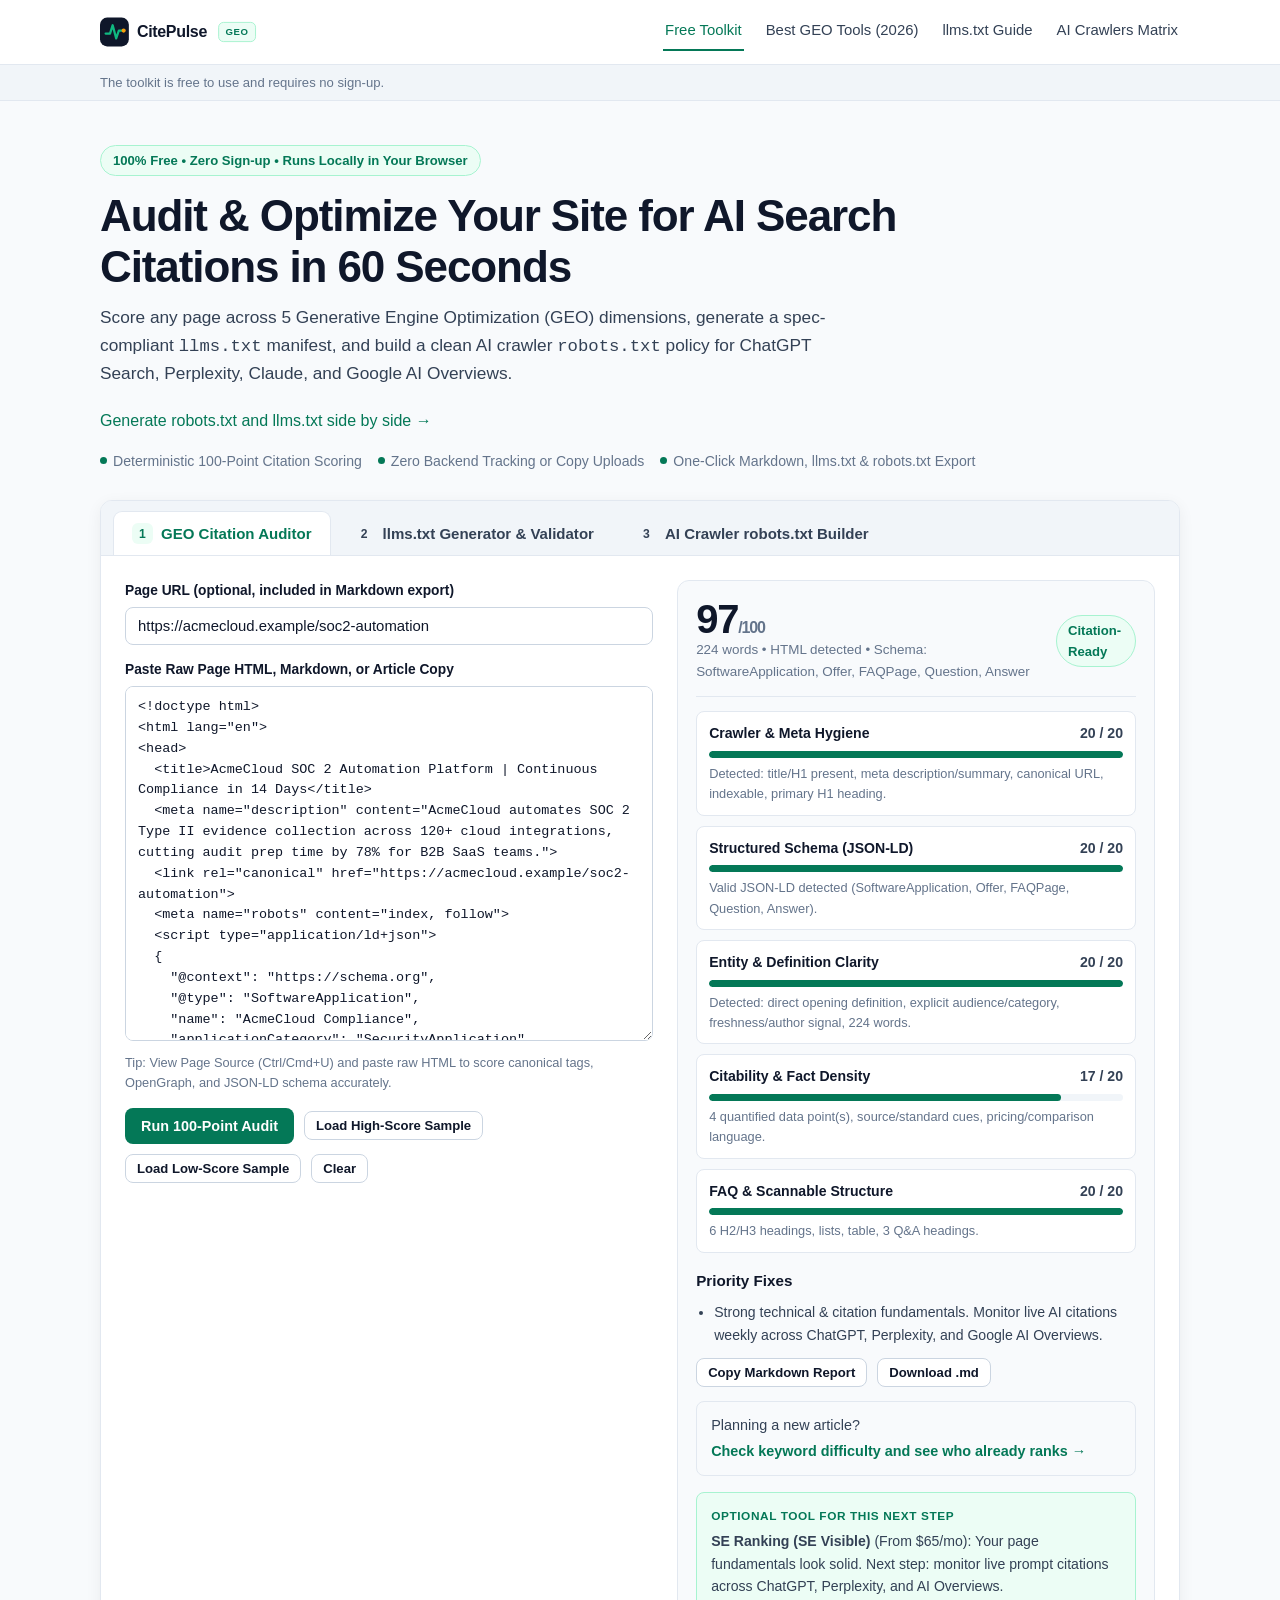
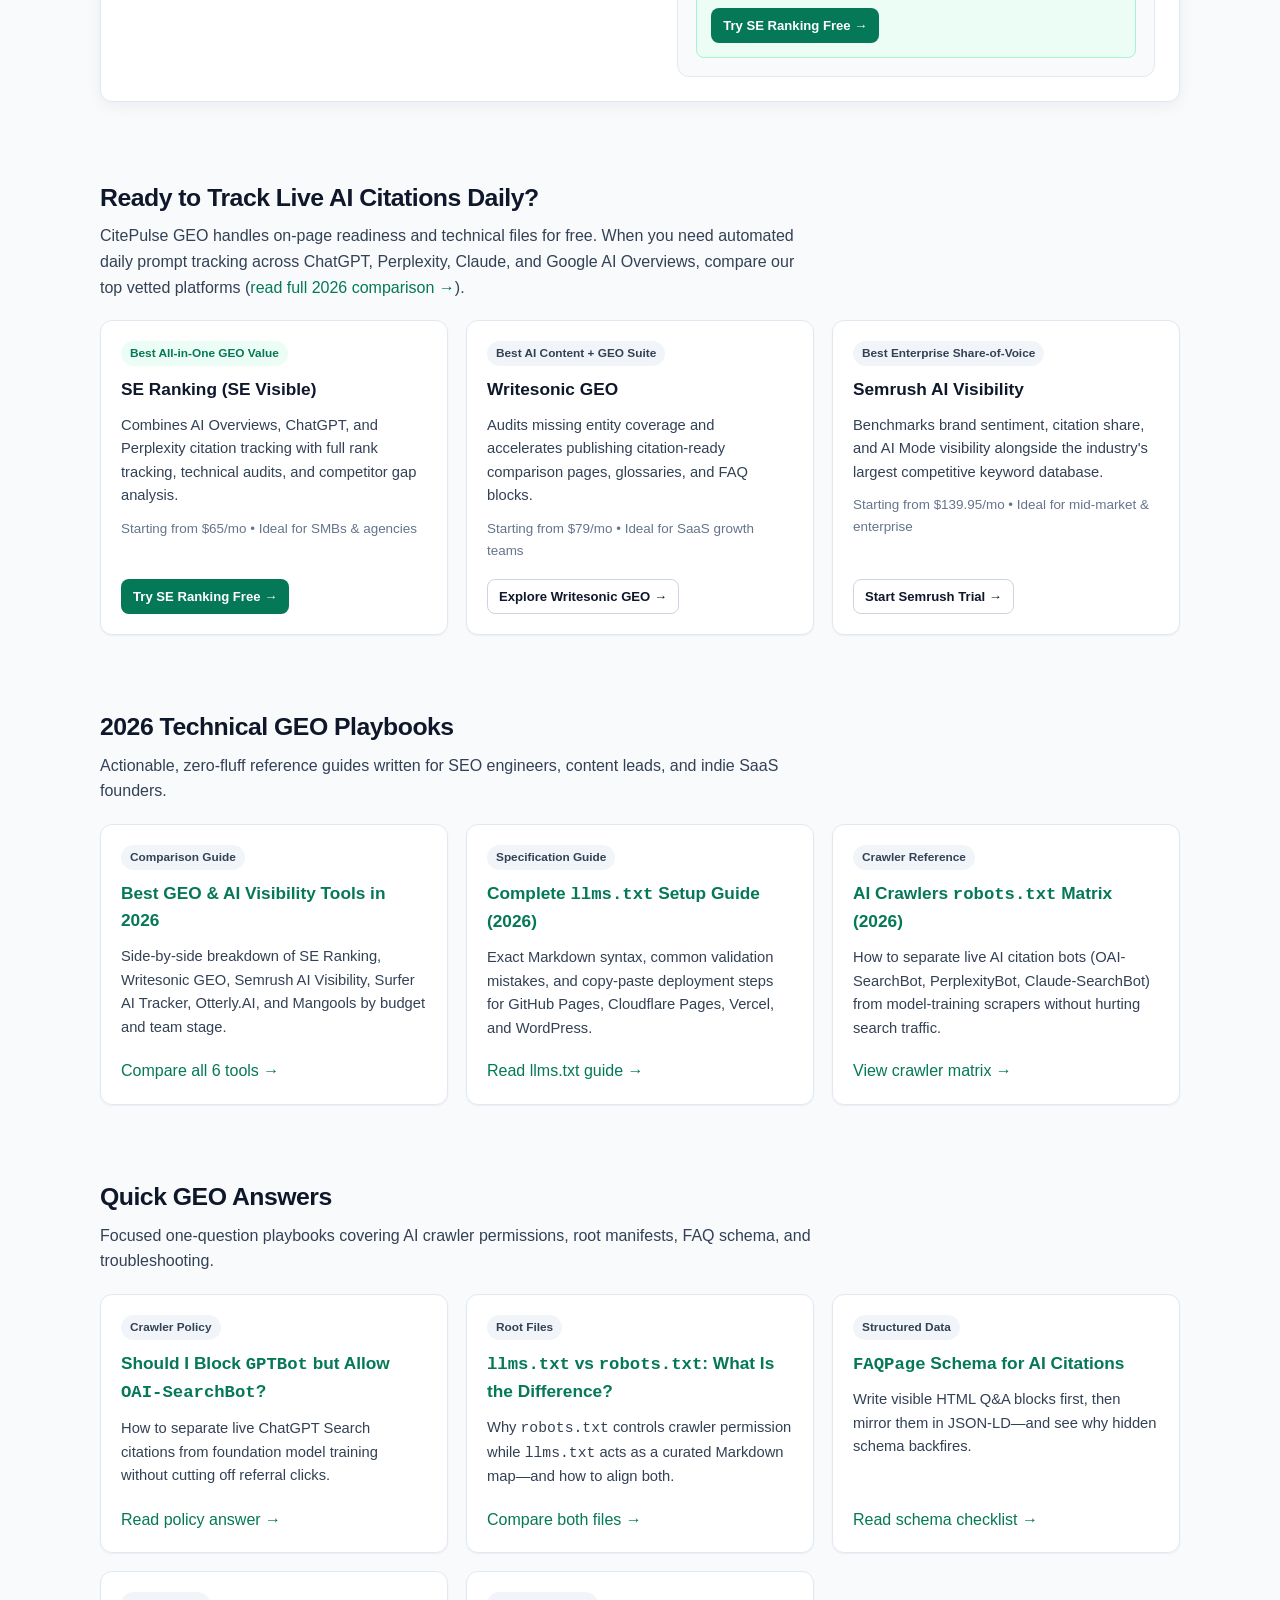
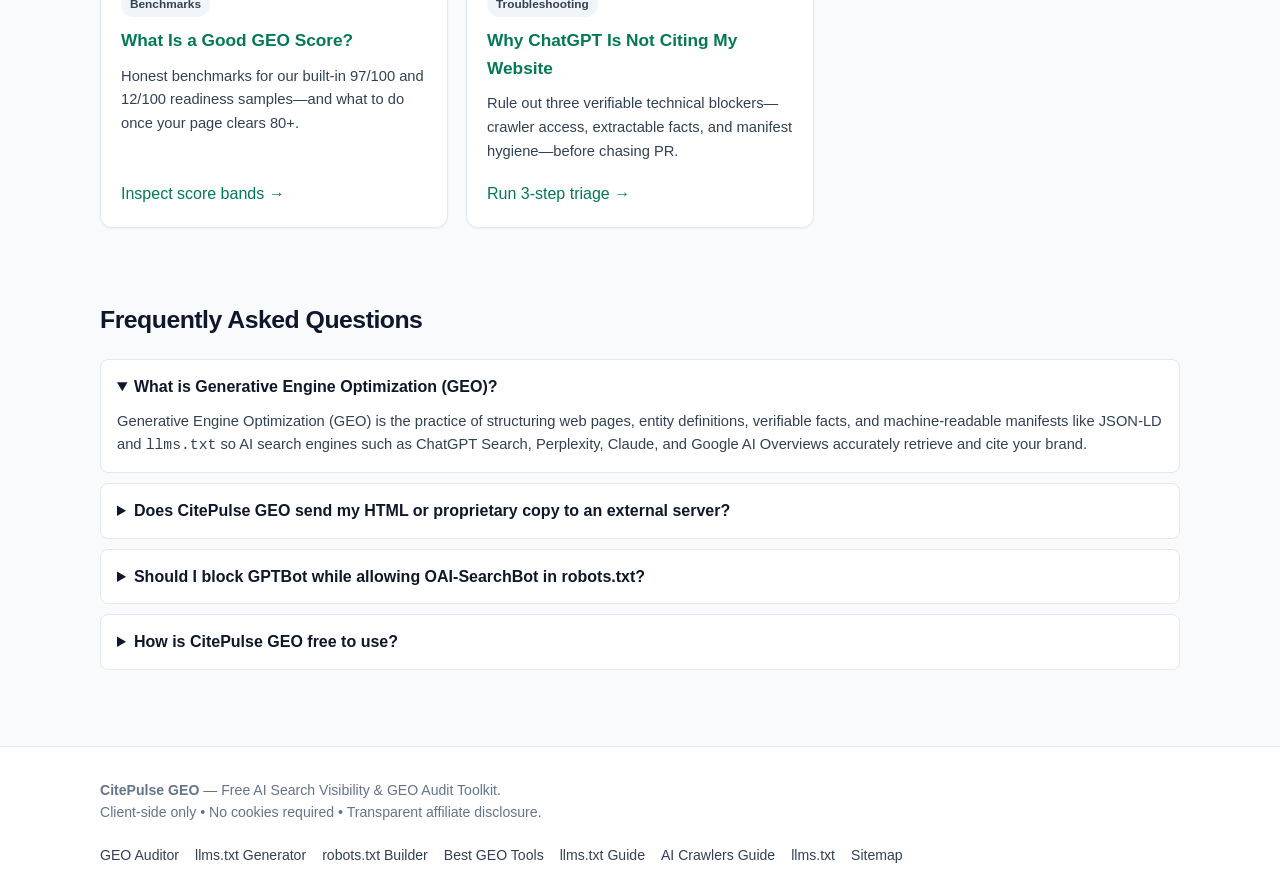
<file: index.html>
<!doctype html>
<html lang="en">
<head>
  <meta charset="utf-8">
  <meta name="viewport" content="width=device-width, initial-scale=1">
  <title>CitePulse GEO — Free AI Search Visibility &amp; GEO Audit Toolkit</title>
  <meta name="description" content="Free 100% browser-based GEO toolkit: run a 100-point AI citation readiness audit, generate and validate llms.txt, and build AI crawler robots.txt policies with zero sign-up.">
  <link rel="canonical" href="https://xuj43761-coder.github.io/citepulse-geo/">
  <link rel="icon" type="image/svg+xml" href="./assets/favicon.svg">
  <meta property="og:type" content="website">
  <meta property="og:title" content="CitePulse GEO — Free AI Search Visibility &amp; GEO Audit Toolkit">
  <meta property="og:description" content="Audit your page for ChatGPT, Perplexity, Claude &amp; Google AI Overviews citations, generate spec-compliant llms.txt, and configure AI crawler robots.txt — 100% free in your browser.">
  <meta property="og:url" content="https://xuj43761-coder.github.io/citepulse-geo/">
  <meta property="og:image" content="https://xuj43761-coder.github.io/citepulse-geo/assets/og-card.png">
  <meta name="twitter:card" content="summary_large_image">
  <meta name="twitter:title" content="CitePulse GEO — Free AI Search Visibility &amp; GEO Audit Toolkit">
  <meta name="twitter:description" content="100-Point Citation Audit, llms.txt Generator &amp; AI Crawler robots.txt Builder. 100% free, zero sign-up, instant client-side execution.">
  <meta name="twitter:image" content="https://xuj43761-coder.github.io/citepulse-geo/assets/og-card.png">
  <link rel="stylesheet" href="./assets/styles.css">
  <script type="application/ld+json">
  {
    "@context": "https://schema.org",
    "@type": "SoftwareApplication",
    "name": "CitePulse GEO",
    "applicationCategory": "BusinessApplication",
    "operatingSystem": "Web",
    "url": "https://xuj43761-coder.github.io/citepulse-geo/",
    "description": "Free client-side Generative Engine Optimization (GEO) toolkit featuring a 100-point AI citation readiness auditor, llms.txt generator and validator, and AI crawler robots.txt policy builder.",
    "offers": {
      "@type": "Offer",
      "price": "0",
      "priceCurrency": "USD"
    },
    "featureList": [
      "100-Point GEO Citation Readiness Auditor across 5 dimensions",
      "Spec-compliant llms.txt Generator and Validator",
      "AI Search vs. Model Training robots.txt Policy Builder",
      "Markdown Audit Report Copy and Download"
    ]
  }
  </script>
  <script type="application/ld+json">
  {
    "@context": "https://schema.org",
    "@type": "FAQPage",
    "mainEntity": [
      {
        "@type": "Question",
        "name": "What is Generative Engine Optimization (GEO)?",
        "acceptedAnswer": {
          "@type": "Answer",
          "text": "Generative Engine Optimization (GEO) is the practice of structuring web pages, entity definitions, verifiable facts, and machine-readable manifests like JSON-LD and llms.txt so AI search engines such as ChatGPT Search, Perplexity, Claude, and Google AI Overviews accurately retrieve and cite your brand."
        }
      },
      {
        "@type": "Question",
        "name": "Does CitePulse GEO send my HTML or proprietary copy to an external server?",
        "acceptedAnswer": {
          "@type": "Answer",
          "text": "No. Every audit score, llms.txt manifest, and robots.txt policy is computed deterministically inside your local browser using client-side JavaScript. Nothing is uploaded or stored on any backend server."
        }
      },
      {
        "@type": "Question",
        "name": "Should I block GPTBot while allowing OAI-SearchBot in robots.txt?",
        "acceptedAnswer": {
          "@type": "Answer",
          "text": "For most SaaS companies and publishers, yes. Allowing OAI-SearchBot, ChatGPT-User, Claude-SearchBot, and PerplexityBot preserves live AI search citations and referral traffic, while disallowing GPTBot, ClaudeBot, Google-Extended, and CCBot opts your content out of foundation model training."
        }
      },
      {
        "@type": "Question",
        "name": "How is CitePulse GEO free to use?",
        "acceptedAnswer": {
          "@type": "Answer",
          "text": "CitePulse GEO runs as a zero-infrastructure static web app and is supported through transparent affiliate partnerships with dedicated paid AI visibility monitoring platforms such as SE Ranking, Writesonic, Semrush, Surfer, Otterly.AI, and Mangools."
        }
      }
    ]
  }
  </script>
</head>
<body>
  <header class="site-header">
    <div class="container header-inner">
      <a class="brand-link" href="./" aria-label="CitePulse GEO Home">
        <img src="./assets/logo.svg" alt="CitePulse GEO">
      </a>
      <nav class="site-nav" aria-label="Primary">
        <a href="./" aria-current="page">Free Toolkit</a>
        <a href="./best-geo-tools-2026.html">Best GEO Tools (2026)</a>
        <a href="./llms-txt-guide.html">llms.txt Guide</a>
        <a href="./robots-txt-ai-crawlers.html">AI Crawlers Matrix</a>
      </nav>
    </div>
  </header>

  <div class="disclosure-bar">
    <div class="container">
      <p>The toolkit is free to use and requires no sign-up.</p>
    </div>
  </div>

  <main class="container">
    <section class="hero">
      <div class="hero-badge">100% Free &bull; Zero Sign-up &bull; Runs Locally in Your Browser</div>
      <h1>Audit &amp; Optimize Your Site for AI Search Citations in 60 Seconds</h1>
      <p class="hero-sub">Score any page across 5 Generative Engine Optimization (GEO) dimensions, generate a spec-compliant <code>llms.txt</code> manifest, and build a clean AI crawler <code>robots.txt</code> policy for ChatGPT Search, Perplexity, Claude, and Google AI Overviews.</p>
      <p><a href="./ai-crawler-robots-llms-generator.html">Generate robots.txt and llms.txt side by side &rarr;</a></p>
      <div class="trust-row">
        <span><i class="dot" aria-hidden="true"></i> Deterministic 100-Point Citation Scoring</span>
        <span><i class="dot" aria-hidden="true"></i> Zero Backend Tracking or Copy Uploads</span>
        <span><i class="dot" aria-hidden="true"></i> One-Click Markdown, llms.txt &amp; robots.txt Export</span>
      </div>
    </section>

    <section class="workspace-card" aria-label="CitePulse GEO Interactive Toolkit">
      <div class="tool-tabs" role="tablist" aria-label="GEO Tools">
        <button type="button" class="tool-tab is-active" role="tab" aria-selected="true" data-tab-target="auditor" id="tab-auditor">
          <span class="tab-num">1</span> GEO Citation Auditor
        </button>
        <button type="button" class="tool-tab" role="tab" aria-selected="false" data-tab-target="llmstxt" id="tab-llmstxt">
          <span class="tab-num">2</span> llms.txt Generator &amp; Validator
        </button>
        <button type="button" class="tool-tab" role="tab" aria-selected="false" data-tab-target="robots" id="tab-robots">
          <span class="tab-num">3</span> AI Crawler robots.txt Builder
        </button>
      </div>

      <!-- Tool 1: GEO Citation Readiness Auditor -->
      <div class="tool-panel is-active" role="tabpanel" aria-labelledby="tab-auditor" data-tab-panel="auditor" id="auditor">
        <div class="panel-grid">
          <div>
            <div class="field">
              <label for="audit-url">Page URL (optional, included in Markdown export)</label>
              <input id="audit-url" type="url" placeholder="https://yourdomain.com/product-guide">
            </div>
            <div class="field">
              <label for="audit-input">Paste Raw Page HTML, Markdown, or Article Copy</label>
              <textarea id="audit-input" class="code-input" rows="16" placeholder="Paste full HTML source (recommended for meta &amp; JSON-LD checks) or Markdown/plain text..."></textarea>
              <span class="field-hint">Tip: View Page Source (Ctrl/Cmd+U) and paste raw HTML to score canonical tags, OpenGraph, and JSON-LD schema accurately.</span>
            </div>
            <div class="btn-row">
              <button type="button" class="btn btn-primary" id="btn-run-audit">Run 100-Point Audit</button>
              <button type="button" class="btn btn-secondary btn-sm" id="btn-sample-high">Load High-Score Sample</button>
              <button type="button" class="btn btn-secondary btn-sm" id="btn-sample-low">Load Low-Score Sample</button>
              <button type="button" class="btn btn-secondary btn-sm" id="btn-audit-clear">Clear</button>
            </div>
          </div>

          <div class="output-box" aria-live="polite">
            <div class="score-header">
              <div>
                <div class="score-num" id="audit-score">0<small>/100</small></div>
                <div class="card-meta" id="audit-meta">Waiting for input...</div>
              </div>
              <span class="grade-badge grade-good" id="audit-grade">Evaluating</span>
            </div>

            <div class="dim-list" id="audit-dimensions"></div>

            <h3 style="margin: 0 0 8px; font-size: 0.95rem;">Priority Fixes</h3>
            <ul class="fix-list" id="audit-fixes"></ul>

            <div class="btn-row">
              <button type="button" class="btn btn-secondary btn-sm" id="btn-copy-audit">Copy Markdown Report</button>
              <button type="button" class="btn btn-secondary btn-sm" id="btn-download-audit">Download .md</button>
              <span class="status-toast" id="audit-status" role="status"></span>
            </div>

            <div class="guide-next-step" id="audit-keyword-guide" hidden></div>

            <div class="context-cta" id="audit-context-cta"></div>
          </div>
        </div>
      </div>

      <!-- Tool 2: llms.txt Generator & Validator -->
      <div class="tool-panel" role="tabpanel" aria-labelledby="tab-llmstxt" data-tab-panel="llmstxt" id="llmstxt">
        <div class="panel-grid">
          <div>
            <div class="field">
              <label for="llms-site-name">Site / Brand Name (H1)</label>
              <input id="llms-site-name" type="text" placeholder="Acme Cloud">
            </div>
            <div class="field">
              <label for="llms-base-url">Base Domain URL</label>
              <input id="llms-base-url" type="url" placeholder="https://acmecloud.example">
            </div>
            <div class="field">
              <label for="llms-tagline">One-Sentence Summary (Blockquote)</label>
              <input id="llms-tagline" type="text" placeholder="Concise summary of what your product does and who it serves.">
            </div>
            <div class="field">
              <label for="llms-details">Key Context / Positioning Paragraph (optional)</label>
              <textarea id="llms-details" rows="3" placeholder="Highlight pricing model, target audience, compliance certifications, or core differentiators."></textarea>
            </div>
            <div class="field">
              <label for="llms-sections">Sections &amp; Links (<code>Section Name</code> then <code>- Title | /path-or-url | Description</code>)</label>
              <textarea id="llms-sections" class="code-input" rows="8" placeholder="Core Documentation&#10;- Pricing | /pricing | Transparent plan limits and tiers"></textarea>
              <span class="field-hint">Relative paths starting with <code>/</code> automatically resolve against your Base Domain URL.</span>
            </div>
            <div class="btn-row">
              <button type="button" class="btn btn-secondary btn-sm" id="btn-sample-llms">Reset to Sample</button>
              <a class="btn btn-secondary btn-sm" href="./llms-txt-guide.html">Read 2026 llms.txt Spec Guide &rarr;</a>
            </div>
          </div>

          <div class="output-box" aria-live="polite">
            <h3 style="margin: 0 0 10px; font-size: 0.95rem;">Live Spec Validation</h3>
            <div class="check-list" id="llms-checks"></div>
            <pre class="code-output" id="llms-output"></pre>
            <div class="btn-row">
              <button type="button" class="btn btn-primary btn-sm" id="btn-copy-llms">Copy llms.txt</button>
              <button type="button" class="btn btn-secondary btn-sm" id="btn-download-llms">Download llms.txt</button>
              <span class="status-toast" id="llms-status" role="status"></span>
            </div>
            <div class="context-cta">
              <div class="context-cta-label">Monitor Whether AI Assistants Cite Your Key Pages</div>
              <p>Publishing <code>/llms.txt</code> improves discoverability, but you still need daily prompt tracking to verify citations in ChatGPT and Perplexity.</p>
              <a class="btn btn-primary btn-sm" href="#" data-affiliate="seranking" data-placement="llmstxt_cta">Try SE Ranking AI Visibility &rarr;</a>
            </div>
          </div>
        </div>
      </div>

      <!-- Tool 3: AI Crawler robots.txt Policy Builder -->
      <div class="tool-panel" role="tabpanel" aria-labelledby="tab-robots" data-tab-panel="robots" id="robots">
        <div class="panel-grid">
          <div>
            <div class="field">
              <label>1. Choose a Starting Policy Preset</label>
              <div class="preset-group">
                <button type="button" class="preset-btn is-active" data-robots-preset="search_only">
                  <strong>Allow Search Only</strong>
                  <span>Keep AI citations, block model training</span>
                </button>
                <button type="button" class="preset-btn" data-robots-preset="open_all">
                  <strong>Allow All AI Bots</strong>
                  <span>Maximum brand discovery footprint</span>
                </button>
                <button type="button" class="preset-btn" data-robots-preset="strict_block">
                  <strong>Block All AI Bots</strong>
                  <span>Strict opt-out for gated portals</span>
                </button>
              </div>
            </div>

            <div class="field">
              <label>2. Fine-Tune Individual AI Crawlers (9 Major Bots)</label>
              <div class="bot-grid" id="robots-bot-list"></div>
            </div>

            <div class="field">
              <label for="robots-sitemap">XML Sitemap URL</label>
              <input id="robots-sitemap" type="url" value="https://example.com/sitemap.xml">
            </div>
            <div class="field">
              <label for="robots-llms">llms.txt Manifest URL (comment reference)</label>
              <input id="robots-llms" type="url" value="https://example.com/llms.txt">
            </div>
            <div class="field">
              <label for="robots-disallow">Global Disallow Paths (one per line)</label>
              <textarea id="robots-disallow" class="code-input" rows="3">/admin/
/api/private/</textarea>
            </div>
          </div>

          <div class="output-box" aria-live="polite">
            <h3 style="margin: 0 0 10px; font-size: 0.95rem;">Generated <code>robots.txt</code></h3>
            <div class="check-list" id="robots-summary"></div>
            <pre class="code-output" id="robots-output"></pre>
            <div class="btn-row">
              <button type="button" class="btn btn-primary btn-sm" id="btn-copy-robots">Copy robots.txt</button>
              <button type="button" class="btn btn-secondary btn-sm" id="btn-download-robots">Download robots.txt</button>
              <a class="btn btn-secondary btn-sm" href="./robots-txt-ai-crawlers.html">Full Bot Directory &rarr;</a>
              <span class="status-toast" id="robots-status" role="status"></span>
            </div>
            <div class="context-cta">
              <div class="context-cta-label">Track Real Citation Share After Updating robots.txt</div>
              <p>Benchmark how often ChatGPT, Perplexity, and Google AI Overviews cite your domain versus top competitors.</p>
              <a class="btn btn-primary btn-sm" href="#" data-affiliate="semrush" data-placement="robots_cta">Start Semrush AI Visibility Trial &rarr;</a>
            </div>
          </div>
        </div>
      </div>
    </section>

    <!-- Recommended Paid Monitoring Suites -->
    <section class="section" id="recommended-tools">
      <div class="section-head">
        <h2>Ready to Track Live AI Citations Daily?</h2>
        <p>CitePulse GEO handles on-page readiness and technical files for free. When you need automated daily prompt tracking across ChatGPT, Perplexity, Claude, and Google AI Overviews, compare our top vetted platforms (<a href="./best-geo-tools-2026.html">read full 2026 comparison &rarr;</a>).</p>
      </div>
      <div class="card-grid">
        <article class="card">
          <span class="card-badge featured">Best All-in-One GEO Value</span>
          <h3>SE Ranking (SE Visible)</h3>
          <p>Combines AI Overviews, ChatGPT, and Perplexity citation tracking with full rank tracking, technical audits, and competitor gap analysis.</p>
          <div class="card-meta">Starting from $65/mo &bull; Ideal for SMBs &amp; agencies</div>
          <div class="card-footer">
            <a class="btn btn-primary btn-sm" href="#" data-affiliate="seranking" data-placement="home_card">Try SE Ranking Free &rarr;</a>
          </div>
        </article>

        <article class="card">
          <span class="card-badge">Best AI Content + GEO Suite</span>
          <h3>Writesonic GEO</h3>
          <p>Audits missing entity coverage and accelerates publishing citation-ready comparison pages, glossaries, and FAQ blocks.</p>
          <div class="card-meta">Starting from $79/mo &bull; Ideal for SaaS growth teams</div>
          <div class="card-footer">
            <a class="btn btn-secondary btn-sm" href="#" data-affiliate="writesonic" data-placement="home_card">Explore Writesonic GEO &rarr;</a>
          </div>
        </article>

        <article class="card">
          <span class="card-badge">Best Enterprise Share-of-Voice</span>
          <h3>Semrush AI Visibility</h3>
          <p>Benchmarks brand sentiment, citation share, and AI Mode visibility alongside the industry's largest competitive keyword database.</p>
          <div class="card-meta">Starting from $139.95/mo &bull; Ideal for mid-market &amp; enterprise</div>
          <div class="card-footer">
            <a class="btn btn-secondary btn-sm" href="#" data-affiliate="semrush" data-placement="home_card">Start Semrush Trial &rarr;</a>
          </div>
        </article>
      </div>
    </section>

    <!-- Editorial Guides -->
    <section class="section">
      <div class="section-head">
        <h2>2026 Technical GEO Playbooks</h2>
        <p>Actionable, zero-fluff reference guides written for SEO engineers, content leads, and indie SaaS founders.</p>
      </div>
      <div class="card-grid">
        <article class="card">
          <span class="card-badge">Comparison Guide</span>
          <h3><a href="./best-geo-tools-2026.html">Best GEO &amp; AI Visibility Tools in 2026</a></h3>
          <p>Side-by-side breakdown of SE Ranking, Writesonic GEO, Semrush AI Visibility, Surfer AI Tracker, Otterly.AI, and Mangools by budget and team stage.</p>
          <div class="card-footer">
            <a href="./best-geo-tools-2026.html">Compare all 6 tools &rarr;</a>
          </div>
        </article>

        <article class="card">
          <span class="card-badge">Specification Guide</span>
          <h3><a href="./llms-txt-guide.html">Complete <code>llms.txt</code> Setup Guide (2026)</a></h3>
          <p>Exact Markdown syntax, common validation mistakes, and copy-paste deployment steps for GitHub Pages, Cloudflare Pages, Vercel, and WordPress.</p>
          <div class="card-footer">
            <a href="./llms-txt-guide.html">Read llms.txt guide &rarr;</a>
          </div>
        </article>

        <article class="card">
          <span class="card-badge">Crawler Reference</span>
          <h3><a href="./robots-txt-ai-crawlers.html">AI Crawlers <code>robots.txt</code> Matrix (2026)</a></h3>
          <p>How to separate live AI citation bots (OAI-SearchBot, PerplexityBot, Claude-SearchBot) from model-training scrapers without hurting search traffic.</p>
          <div class="card-footer">
            <a href="./robots-txt-ai-crawlers.html">View crawler matrix &rarr;</a>
          </div>
        </article>
      </div>
    </section>

    <!-- Quick GEO Answers -->
    <section class="section" id="quick-answers">
      <div class="section-head">
        <h2>Quick GEO Answers</h2>
        <p>Focused one-question playbooks covering AI crawler permissions, root manifests, FAQ schema, and troubleshooting.</p>
      </div>
      <div class="card-grid">
        <article class="card">
          <span class="card-badge">Crawler Policy</span>
          <h3><a href="./should-i-block-gptbot.html">Should I Block <code>GPTBot</code> but Allow <code>OAI-SearchBot</code>?</a></h3>
          <p>How to separate live ChatGPT Search citations from foundation model training without cutting off referral clicks.</p>
          <div class="card-footer">
            <a href="./should-i-block-gptbot.html">Read policy answer &rarr;</a>
          </div>
        </article>

        <article class="card">
          <span class="card-badge">Root Files</span>
          <h3><a href="./llms-txt-vs-robots-txt.html"><code>llms.txt</code> vs <code>robots.txt</code>: What Is the Difference?</a></h3>
          <p>Why <code>robots.txt</code> controls crawler permission while <code>llms.txt</code> acts as a curated Markdown map—and how to align both.</p>
          <div class="card-footer">
            <a href="./llms-txt-vs-robots-txt.html">Compare both files &rarr;</a>
          </div>
        </article>

        <article class="card">
          <span class="card-badge">Structured Data</span>
          <h3><a href="./faqpage-schema-ai-citations.html"><code>FAQPage</code> Schema for AI Citations</a></h3>
          <p>Write visible HTML Q&amp;A blocks first, then mirror them in JSON-LD—and see why hidden schema backfires.</p>
          <div class="card-footer">
            <a href="./faqpage-schema-ai-citations.html">Read schema checklist &rarr;</a>
          </div>
        </article>

        <article class="card">
          <span class="card-badge">Benchmarks</span>
          <h3><a href="./what-is-a-good-geo-score.html">What Is a Good GEO Score?</a></h3>
          <p>Honest benchmarks for our built-in 97/100 and 12/100 readiness samples—and what to do once your page clears 80+.</p>
          <div class="card-footer">
            <a href="./what-is-a-good-geo-score.html">Inspect score bands &rarr;</a>
          </div>
        </article>

        <article class="card">
          <span class="card-badge">Troubleshooting</span>
          <h3><a href="./chatgpt-not-citing-my-page.html">Why ChatGPT Is Not Citing My Website</a></h3>
          <p>Rule out three verifiable technical blockers—crawler access, extractable facts, and manifest hygiene—before chasing PR.</p>
          <div class="card-footer">
            <a href="./chatgpt-not-citing-my-page.html">Run 3-step triage &rarr;</a>
          </div>
        </article>
      </div>
    </section>

    <!-- FAQ -->
    <section class="section" id="faq">
      <div class="section-head">
        <h2>Frequently Asked Questions</h2>
      </div>
      <div class="faq-list">
        <details class="faq-item" open>
          <summary>What is Generative Engine Optimization (GEO)?</summary>
          <p>Generative Engine Optimization (GEO) is the practice of structuring web pages, entity definitions, verifiable facts, and machine-readable manifests like JSON-LD and <code>llms.txt</code> so AI search engines such as ChatGPT Search, Perplexity, Claude, and Google AI Overviews accurately retrieve and cite your brand.</p>
        </details>
        <details class="faq-item">
          <summary>Does CitePulse GEO send my HTML or proprietary copy to an external server?</summary>
          <p>No. Every audit score, <code>llms.txt</code> manifest, and <code>robots.txt</code> policy is computed deterministically inside your local browser using client-side JavaScript. Nothing is uploaded or stored on any backend server.</p>
        </details>
        <details class="faq-item">
          <summary>Should I block GPTBot while allowing OAI-SearchBot in robots.txt?</summary>
          <p>For most SaaS companies and publishers, yes. Allowing <code>OAI-SearchBot</code>, <code>ChatGPT-User</code>, <code>Claude-SearchBot</code>, and <code>PerplexityBot</code> preserves live AI search citations and referral traffic, while disallowing <code>GPTBot</code>, <code>ClaudeBot</code>, <code>Google-Extended</code>, and <code>CCBot</code> opts your content out of foundation model training.</p>
        </details>
        <details class="faq-item">
          <summary>How is CitePulse GEO free to use?</summary>
          <p>CitePulse GEO runs as a zero-infrastructure static web app and is supported through transparent affiliate partnerships with paid AI visibility monitoring suites. Clicking our partner recommendations never increases your price.</p>
        </details>
      </div>
    </section>
  </main>

  <footer class="site-footer">
    <div class="container footer-grid">
      <div>
        <strong>CitePulse GEO</strong> &mdash; Free AI Search Visibility &amp; GEO Audit Toolkit.<br>
        <span>Client-side only &bull; No cookies required &bull; Transparent affiliate disclosure.</span>
      </div>
      <div class="footer-links">
        <a href="./#auditor">GEO Auditor</a>
        <a href="./#llmstxt">llms.txt Generator</a>
        <a href="./#robots">robots.txt Builder</a>
        <a href="./best-geo-tools-2026.html">Best GEO Tools</a>
        <a href="./llms-txt-guide.html">llms.txt Guide</a>
        <a href="./robots-txt-ai-crawlers.html">AI Crawlers Guide</a>
        <a href="./llms.txt">llms.txt</a>
        <a href="./sitemap.xml">Sitemap</a>
      </div>
    </div>
  </footer>

  <script type="module" src="./assets/app.js"></script>
</body>
</html>
</file>
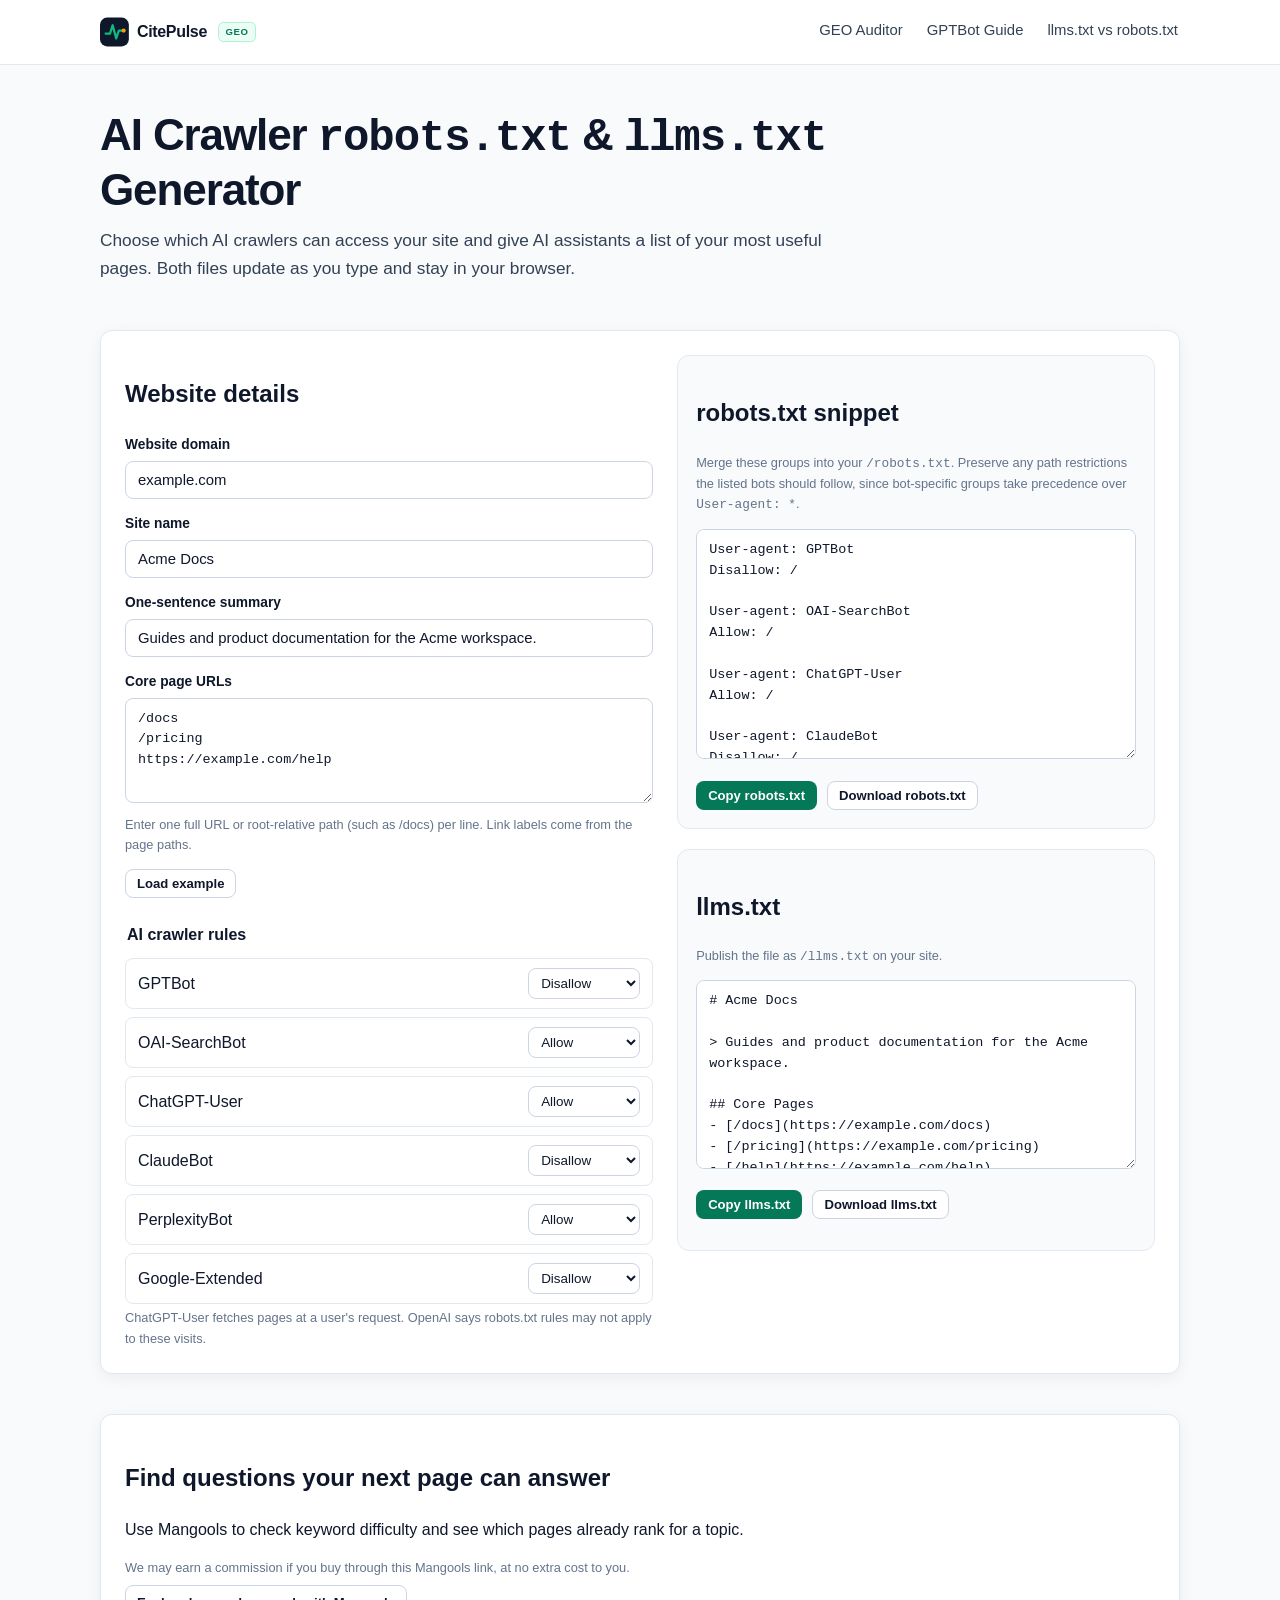
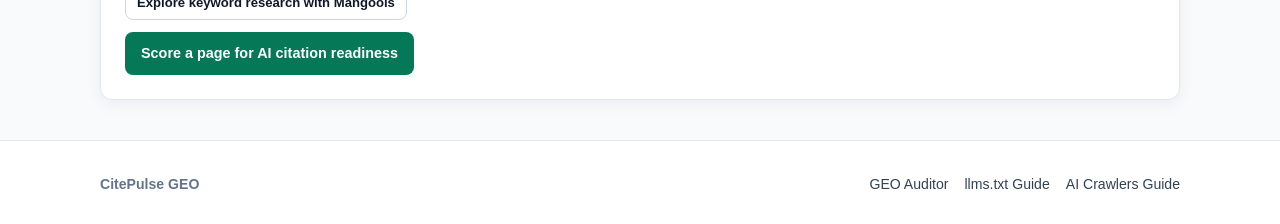
<file: ai-crawler-robots-llms-generator.html>
<!doctype html>
<html lang="en">
<head>
  <meta charset="utf-8">
  <meta name="viewport" content="width=device-width, initial-scale=1">
  <title>AI Crawler robots.txt &amp; llms.txt Generator — CitePulse GEO</title>
  <meta name="description" content="Generate robots.txt rules for GPTBot and five other AI user agents, plus an llms.txt file for your key pages. Copy or download both for free.">
  <link rel="canonical" href="https://xuj43761-coder.github.io/citepulse-geo/ai-crawler-robots-llms-generator.html">
  <link rel="icon" type="image/svg+xml" href="./assets/favicon.svg">
  <link rel="stylesheet" href="./assets/styles.css">
  <meta property="og:type" content="website">
  <meta property="og:title" content="AI Crawler robots.txt &amp; llms.txt Generator">
  <meta property="og:description" content="Set AI crawler rules and build an llms.txt file for your key pages in one free browser tool.">
  <meta property="og:url" content="https://xuj43761-coder.github.io/citepulse-geo/ai-crawler-robots-llms-generator.html">
  <meta property="og:image" content="https://xuj43761-coder.github.io/citepulse-geo/assets/og-card.png">
  <meta name="twitter:card" content="summary_large_image">
  <script type="application/ld+json">
  {
    "@context": "https://schema.org",
    "@type": "WebApplication",
    "name": "AI Crawler robots.txt & llms.txt Generator",
    "applicationCategory": "UtilitiesApplication",
    "operatingSystem": "Any",
    "url": "https://xuj43761-coder.github.io/citepulse-geo/ai-crawler-robots-llms-generator.html",
    "offers": { "@type": "Offer", "price": 0, "priceCurrency": "USD" }
  }
  </script>
  <script type="application/ld+json">
  {
    "@context": "https://schema.org",
    "@type": "BreadcrumbList",
    "itemListElement": [
      { "@type": "ListItem", "position": 1, "name": "CitePulse GEO", "item": "https://xuj43761-coder.github.io/citepulse-geo/" },
      { "@type": "ListItem", "position": 2, "name": "AI Crawler robots.txt & llms.txt Generator", "item": "https://xuj43761-coder.github.io/citepulse-geo/ai-crawler-robots-llms-generator.html" }
    ]
  }
  </script>
  <style>
    .generator-column { min-width: 0; }
    .generator-output + .generator-output { margin-top: 20px; }
    .generator-output textarea { resize: vertical; }
    .generator-rules { min-width: 0; border: 0; margin: 24px 0 0; padding: 0; }
    .generator-rules legend { font-weight: 700; margin-bottom: 10px; }
    .generator-rules select { width: auto; }
  </style>
</head>
<body>
  <header class="site-header">
    <div class="container header-inner">
      <a class="brand-link" href="./" aria-label="CitePulse GEO Home">
        <img src="./assets/logo.svg" alt="CitePulse GEO">
      </a>
      <nav class="site-nav" aria-label="Primary">
        <a href="./#auditor">GEO Auditor</a>
        <a href="./should-i-block-gptbot.html">GPTBot Guide</a>
        <a href="./llms-txt-vs-robots-txt.html">llms.txt vs robots.txt</a>
      </nav>
    </div>
  </header>

  <main class="container">
    <section class="hero">
      <h1>AI Crawler <code>robots.txt</code> &amp; <code>llms.txt</code> Generator</h1>
      <p class="hero-sub">Choose which AI crawlers can access your site and give AI assistants a list of your most useful pages. Both files update as you type and stay in your browser.</p>
    </section>

    <section class="workspace-card" aria-label="Generate robots.txt and llms.txt">
      <div class="tool-panel is-active">
        <div class="panel-grid">
          <div class="generator-column">
            <h2>Website details</h2>
            <div class="field">
              <label for="site-domain">Website domain</label>
              <input id="site-domain" type="text" placeholder="example.com" spellcheck="false">
            </div>
            <div class="field">
              <label for="site-name">Site name</label>
              <input id="site-name" type="text">
            </div>
            <div class="field">
              <label for="site-summary">One-sentence summary</label>
              <input id="site-summary" type="text">
            </div>
            <div class="field">
              <label for="core-pages">Core page URLs</label>
              <textarea id="core-pages" class="code-input" rows="4" aria-describedby="core-pages-hint" spellcheck="false"></textarea>
              <small class="field-hint" id="core-pages-hint">Enter one full URL or root-relative path (such as /docs) per line. Link labels come from the page paths.</small>
            </div>
            <button class="btn btn-secondary btn-sm" type="button" id="load-example">Load example</button>
            <fieldset class="generator-rules">
              <legend>AI crawler rules</legend>
              <div class="bot-grid" id="crawler-rules"></div>
              <small class="field-hint">ChatGPT-User fetches pages at a user's request. OpenAI says robots.txt rules may not apply to these visits.</small>
            </fieldset>
          </div>

          <div class="generator-column">
            <section class="output-box generator-output">
              <div class="field">
                <h2 id="robots-heading">robots.txt snippet</h2>
                <p class="field-hint">Merge these groups into your <code>/robots.txt</code>. Preserve any path restrictions the listed bots should follow, since bot-specific groups take precedence over <code>User-agent: *</code>.</p>
                <textarea id="robots-output" aria-labelledby="robots-heading" class="code-input" rows="10" readonly spellcheck="false"></textarea>
              </div>
              <div class="btn-row">
                <button class="btn btn-primary btn-sm" type="button" data-copy="robots" disabled>Copy robots.txt</button>
                <button class="btn btn-secondary btn-sm" type="button" data-download="robots" disabled>Download robots.txt</button>
              </div>
            </section>
            <section class="output-box generator-output">
              <div class="field">
                <h2 id="llms-heading">llms.txt</h2>
                <p class="field-hint">Publish the file as <code>/llms.txt</code> on your site.</p>
                <textarea id="llms-output" aria-labelledby="llms-heading" class="code-input" rows="8" readonly spellcheck="false"></textarea>
              </div>
              <div class="btn-row">
                <button class="btn btn-primary btn-sm" type="button" data-copy="llms" disabled>Copy llms.txt</button>
                <button class="btn btn-secondary btn-sm" type="button" data-download="llms" disabled>Download llms.txt</button>
              </div>
              <p class="field-hint" id="llms-error" role="status"></p>
            </section>
            <p class="status-toast" id="export-status" role="status"></p>
          </div>
        </div>
        <noscript><p>Enable JavaScript to generate and export these files.</p></noscript>
      </div>
    </section>

    <section class="workspace-card" aria-labelledby="keyword-research">
      <div class="tool-panel is-active">
        <h2 id="keyword-research">Find questions your next page can answer</h2>
        <p>Use Mangools to check keyword difficulty and see which pages already rank for a topic.</p>
        <p class="affiliate-note" id="mangools-disclosure">We may earn a commission if you buy through this Mangools link, at no extra cost to you.</p>
        <a class="btn btn-secondary btn-sm" data-affiliate="mangools" data-placement="crawler_generator" data-utm-content="robots_llms_results" aria-describedby="mangools-disclosure">Explore keyword research with Mangools</a>
        <div class="btn-row">
          <a class="btn btn-primary" href="./#auditor">Score a page for AI citation readiness</a>
        </div>
      </div>
    </section>
  </main>

  <footer class="site-footer">
    <div class="container footer-grid">
      <strong>CitePulse GEO</strong>
      <div class="footer-links">
        <a href="./#auditor">GEO Auditor</a>
        <a href="./llms-txt-guide.html">llms.txt Guide</a>
        <a href="./robots-txt-ai-crawlers.html">AI Crawlers Guide</a>
      </div>
    </div>
  </footer>
  <script type="module" src="./assets/crawler-generator.js"></script>
</body>
</html>
</file>
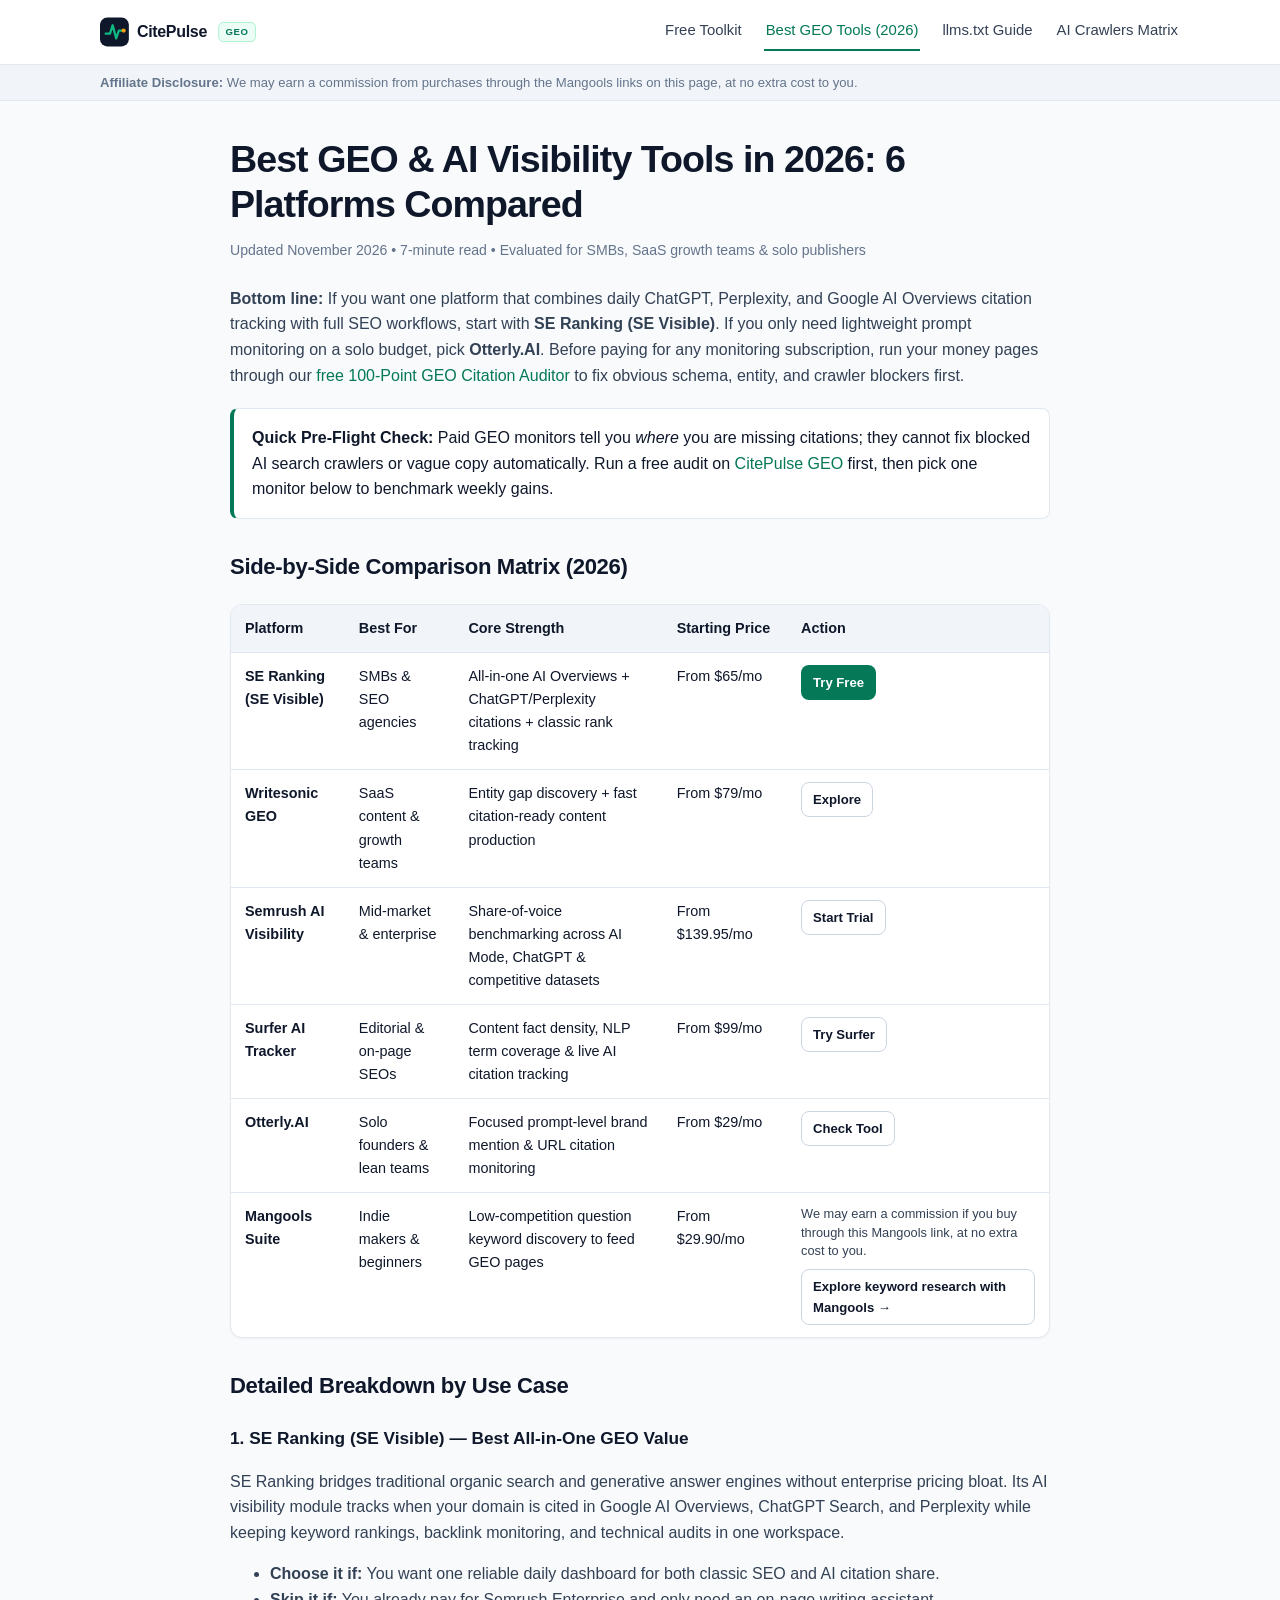
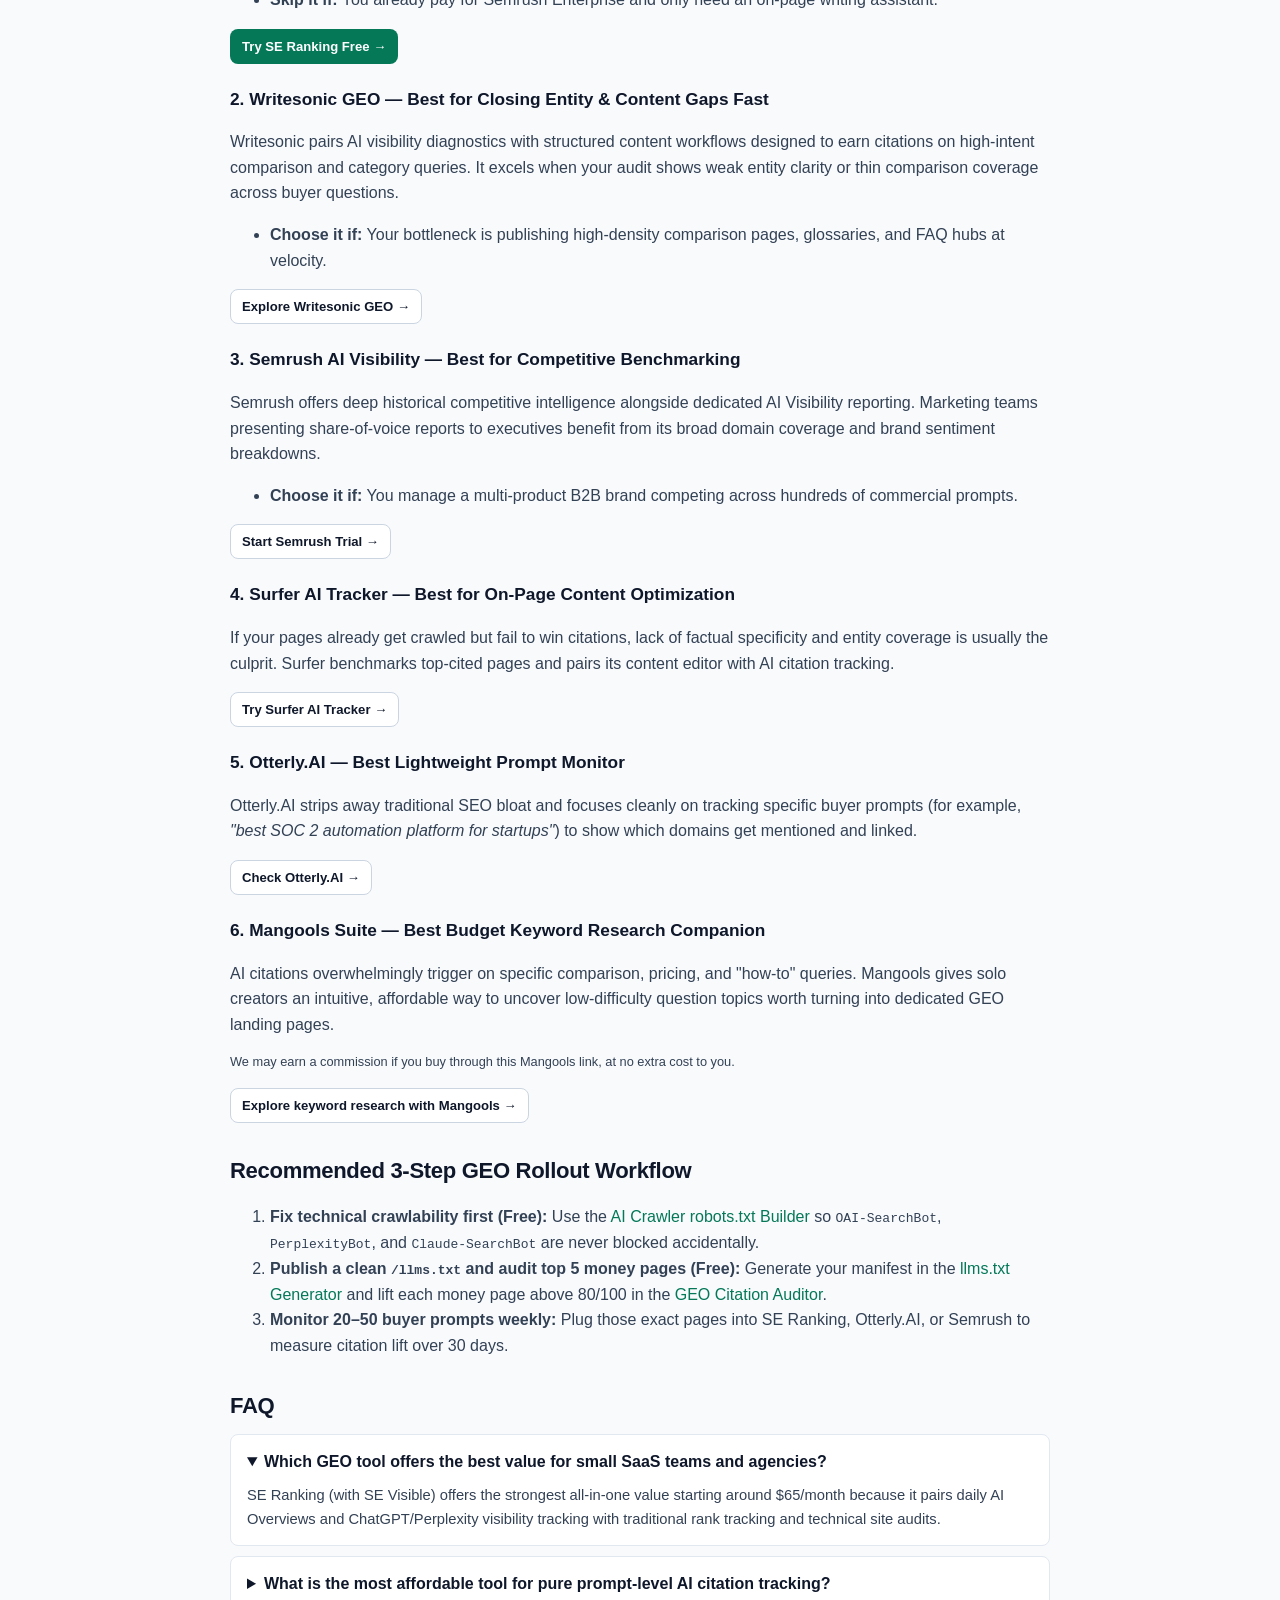
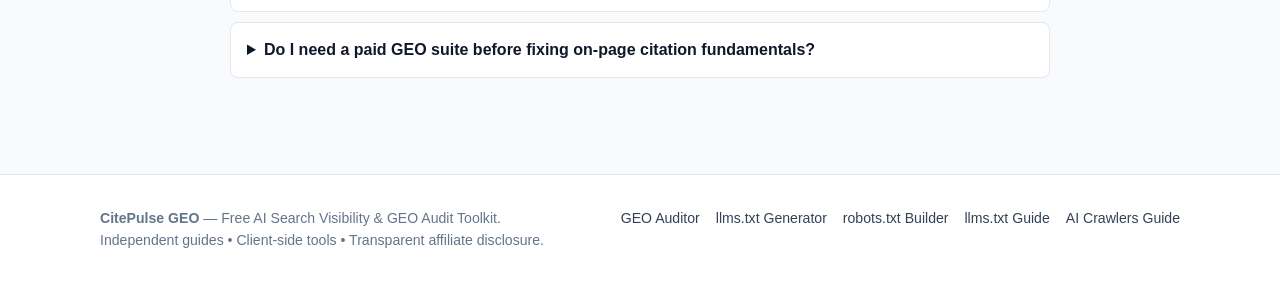
<file: best-geo-tools-2026.html>
<!doctype html>
<html lang="en">
<head>
  <meta charset="utf-8">
  <meta name="viewport" content="width=device-width, initial-scale=1">
  <title>Best GEO &amp; AI Visibility Tools in 2026 (6 Platforms Compared) — CitePulse GEO</title>
  <meta name="description" content="Independent 2026 comparison of the top 6 Generative Engine Optimization (GEO) and AI search visibility tools: SE Ranking, Writesonic GEO, Semrush AI Visibility, Surfer AI Tracker, Otterly.AI, and Mangools.">
  <link rel="canonical" href="https://xuj43761-coder.github.io/citepulse-geo/best-geo-tools-2026.html">
  <link rel="icon" type="image/svg+xml" href="./assets/favicon.svg">
  <meta property="og:type" content="article">
  <meta property="og:title" content="Best GEO &amp; AI Visibility Tools in 2026 (6 Platforms Compared)">
  <meta property="og:description" content="Compare pricing, AI engines tracked, and best-fit team profiles across SE Ranking, Writesonic GEO, Semrush, Surfer, Otterly.AI, and Mangools.">
  <meta property="og:url" content="https://xuj43761-coder.github.io/citepulse-geo/best-geo-tools-2026.html">
  <meta property="og:image" content="https://xuj43761-coder.github.io/citepulse-geo/assets/og-card.png">
  <meta name="twitter:card" content="summary_large_image">
  <meta name="twitter:image" content="https://xuj43761-coder.github.io/citepulse-geo/assets/og-card.png">
  <link rel="stylesheet" href="./assets/styles.css">
  <script type="application/ld+json">
  {
    "@context": "https://schema.org",
    "@type": "Article",
    "headline": "Best GEO & AI Visibility Tools in 2026 (6 Platforms Compared)",
    "description": "Independent comparison of 6 Generative Engine Optimization and AI search monitoring platforms for SaaS teams, agencies, and indie publishers.",
    "datePublished": "2026-11-21",
    "dateModified": "2026-11-21",
    "author": {
      "@type": "Organization",
      "name": "CitePulse GEO"
    },
    "publisher": {
      "@type": "Organization",
      "name": "CitePulse GEO"
    },
    "mainEntityOfPage": "https://xuj43761-coder.github.io/citepulse-geo/best-geo-tools-2026.html"
  }
  </script>
  <script type="application/ld+json">
  {
    "@context": "https://schema.org",
    "@type": "FAQPage",
    "mainEntity": [
      {
        "@type": "Question",
        "name": "Which GEO tool offers the best value for small SaaS teams and agencies?",
        "acceptedAnswer": {
          "@type": "Answer",
          "text": "SE Ranking (with SE Visible) offers the strongest all-in-one value starting around $65/month because it pairs daily AI Overviews and ChatGPT/Perplexity visibility tracking with traditional rank tracking and technical site audits."
        }
      },
      {
        "@type": "Question",
        "name": "What is the most affordable tool for pure prompt-level AI citation tracking?",
        "acceptedAnswer": {
          "@type": "Answer",
          "text": "Otterly.AI starts around $29/month and focuses exclusively on tracking brand mentions and link citations across commercial buyer prompts in ChatGPT, Perplexity, and Google AI Overviews."
        }
      },
      {
        "@type": "Question",
        "name": "Do I need a paid GEO suite before fixing on-page citation fundamentals?",
        "acceptedAnswer": {
          "@type": "Answer",
          "text": "No. Start by running a free on-page audit, shipping a clean llms.txt file, and verifying your AI crawler robots.txt rules. Once your technical baseline scores 80+, add a paid monitor to track live citation share against competitors."
        }
      }
    ]
  }
  </script>
</head>
<body>
  <header class="site-header">
    <div class="container header-inner">
      <a class="brand-link" href="./" aria-label="CitePulse GEO Home">
        <img src="./assets/logo.svg" alt="CitePulse GEO">
      </a>
      <nav class="site-nav" aria-label="Primary">
        <a href="./">Free Toolkit</a>
        <a href="./best-geo-tools-2026.html" aria-current="page">Best GEO Tools (2026)</a>
        <a href="./llms-txt-guide.html">llms.txt Guide</a>
        <a href="./robots-txt-ai-crawlers.html">AI Crawlers Matrix</a>
      </nav>
    </div>
  </header>

  <div class="disclosure-bar">
    <div class="container">
      <p><strong>Affiliate Disclosure:</strong> We may earn a commission from purchases through the Mangools links on this page, at no extra cost to you.</p>
    </div>
  </div>

  <main class="article-wrap">
    <h1>Best GEO &amp; AI Visibility Tools in 2026: 6 Platforms Compared</h1>
    <div class="article-meta">Updated November 2026 &bull; 7-minute read &bull; Evaluated for SMBs, SaaS growth teams &amp; solo publishers</div>

    <p><strong>Bottom line:</strong> If you want one platform that combines daily ChatGPT, Perplexity, and Google AI Overviews citation tracking with full SEO workflows, start with <strong>SE Ranking (SE Visible)</strong>. If you only need lightweight prompt monitoring on a solo budget, pick <strong>Otterly.AI</strong>. Before paying for any monitoring subscription, run your money pages through our <a href="./#auditor">free 100-Point GEO Citation Auditor</a> to fix obvious schema, entity, and crawler blockers first.</p>

    <div class="callout">
      <strong>Quick Pre-Flight Check:</strong> Paid GEO monitors tell you <em>where</em> you are missing citations; they cannot fix blocked AI search crawlers or vague copy automatically. Run a free audit on <a href="./#auditor">CitePulse GEO</a> first, then pick one monitor below to benchmark weekly gains.
    </div>

    <h2>Side-by-Side Comparison Matrix (2026)</h2>
    <div class="table-wrap">
      <table>
        <thead>
          <tr>
            <th>Platform</th>
            <th>Best For</th>
            <th>Core Strength</th>
            <th>Starting Price</th>
            <th>Action</th>
          </tr>
        </thead>
        <tbody>
          <tr>
            <td><strong>SE Ranking (SE Visible)</strong></td>
            <td>SMBs &amp; SEO agencies</td>
            <td>All-in-one AI Overviews + ChatGPT/Perplexity citations + classic rank tracking</td>
            <td>From $65/mo</td>
            <td><a class="btn btn-primary btn-sm" href="#" data-affiliate="seranking" data-placement="compare_table">Try Free</a></td>
          </tr>
          <tr>
            <td><strong>Writesonic GEO</strong></td>
            <td>SaaS content &amp; growth teams</td>
            <td>Entity gap discovery + fast citation-ready content production</td>
            <td>From $79/mo</td>
            <td><a class="btn btn-secondary btn-sm" href="#" data-affiliate="writesonic" data-placement="compare_table">Explore</a></td>
          </tr>
          <tr>
            <td><strong>Semrush AI Visibility</strong></td>
            <td>Mid-market &amp; enterprise</td>
            <td>Share-of-voice benchmarking across AI Mode, ChatGPT &amp; competitive datasets</td>
            <td>From $139.95/mo</td>
            <td><a class="btn btn-secondary btn-sm" href="#" data-affiliate="semrush" data-placement="compare_table">Start Trial</a></td>
          </tr>
          <tr>
            <td><strong>Surfer AI Tracker</strong></td>
            <td>Editorial &amp; on-page SEOs</td>
            <td>Content fact density, NLP term coverage &amp; live AI citation tracking</td>
            <td>From $99/mo</td>
            <td><a class="btn btn-secondary btn-sm" href="#" data-affiliate="surfer" data-placement="compare_table">Try Surfer</a></td>
          </tr>
          <tr>
            <td><strong>Otterly.AI</strong></td>
            <td>Solo founders &amp; lean teams</td>
            <td>Focused prompt-level brand mention &amp; URL citation monitoring</td>
            <td>From $29/mo</td>
            <td><a class="btn btn-secondary btn-sm" href="#" data-affiliate="otterly" data-placement="compare_table">Check Tool</a></td>
          </tr>
          <tr>
            <td><strong>Mangools Suite</strong></td>
            <td>Indie makers &amp; beginners</td>
            <td>Low-competition question keyword discovery to feed GEO pages</td>
            <td>From $29.90/mo</td>
            <td><p class="affiliate-note">We may earn a commission if you buy through this Mangools link, at no extra cost to you.</p><a class="btn btn-secondary btn-sm" href="#" data-affiliate="mangools" data-placement="compare_table">Explore keyword research with Mangools &rarr;</a></td>
          </tr>
        </tbody>
      </table>
    </div>

    <h2>Detailed Breakdown by Use Case</h2>

    <h3>1. SE Ranking (SE Visible) &mdash; Best All-in-One GEO Value</h3>
    <p>SE Ranking bridges traditional organic search and generative answer engines without enterprise pricing bloat. Its AI visibility module tracks when your domain is cited in Google AI Overviews, ChatGPT Search, and Perplexity while keeping keyword rankings, backlink monitoring, and technical audits in one workspace.</p>
    <ul>
      <li><strong>Choose it if:</strong> You want one reliable daily dashboard for both classic SEO and AI citation share.</li>
      <li><strong>Skip it if:</strong> You already pay for Semrush Enterprise and only need an on-page writing assistant.</li>
    </ul>
    <p><a class="btn btn-primary btn-sm" href="#" data-affiliate="seranking" data-placement="compare_seranking">Try SE Ranking Free &rarr;</a></p>

    <h3>2. Writesonic GEO &mdash; Best for Closing Entity &amp; Content Gaps Fast</h3>
    <p>Writesonic pairs AI visibility diagnostics with structured content workflows designed to earn citations on high-intent comparison and category queries. It excels when your audit shows weak entity clarity or thin comparison coverage across buyer questions.</p>
    <ul>
      <li><strong>Choose it if:</strong> Your bottleneck is publishing high-density comparison pages, glossaries, and FAQ hubs at velocity.</li>
    </ul>
    <p><a class="btn btn-secondary btn-sm" href="#" data-affiliate="writesonic" data-placement="compare_writesonic">Explore Writesonic GEO &rarr;</a></p>

    <h3>3. Semrush AI Visibility &mdash; Best for Competitive Benchmarking</h3>
    <p>Semrush offers deep historical competitive intelligence alongside dedicated AI Visibility reporting. Marketing teams presenting share-of-voice reports to executives benefit from its broad domain coverage and brand sentiment breakdowns.</p>
    <ul>
      <li><strong>Choose it if:</strong> You manage a multi-product B2B brand competing across hundreds of commercial prompts.</li>
    </ul>
    <p><a class="btn btn-secondary btn-sm" href="#" data-affiliate="semrush" data-placement="compare_semrush">Start Semrush Trial &rarr;</a></p>

    <h3>4. Surfer AI Tracker &mdash; Best for On-Page Content Optimization</h3>
    <p>If your pages already get crawled but fail to win citations, lack of factual specificity and entity coverage is usually the culprit. Surfer benchmarks top-cited pages and pairs its content editor with AI citation tracking.</p>
    <p><a class="btn btn-secondary btn-sm" href="#" data-affiliate="surfer" data-placement="compare_surfer">Try Surfer AI Tracker &rarr;</a></p>

    <h3>5. Otterly.AI &mdash; Best Lightweight Prompt Monitor</h3>
    <p>Otterly.AI strips away traditional SEO bloat and focuses cleanly on tracking specific buyer prompts (for example, <em>"best SOC 2 automation platform for startups"</em>) to show which domains get mentioned and linked.</p>
    <p><a class="btn btn-secondary btn-sm" href="#" data-affiliate="otterly" data-placement="compare_otterly">Check Otterly.AI &rarr;</a></p>

    <h3>6. Mangools Suite &mdash; Best Budget Keyword Research Companion</h3>
    <p>AI citations overwhelmingly trigger on specific comparison, pricing, and "how-to" queries. Mangools gives solo creators an intuitive, affordable way to uncover low-difficulty question topics worth turning into dedicated GEO landing pages.</p>
    <p class="affiliate-note">We may earn a commission if you buy through this Mangools link, at no extra cost to you.</p>
    <p><a class="btn btn-secondary btn-sm" href="#" data-affiliate="mangools" data-placement="compare_mangools">Explore keyword research with Mangools &rarr;</a></p>

    <h2>Recommended 3-Step GEO Rollout Workflow</h2>
    <ol>
      <li><strong>Fix technical crawlability first (Free):</strong> Use the <a href="./#robots">AI Crawler robots.txt Builder</a> so <code>OAI-SearchBot</code>, <code>PerplexityBot</code>, and <code>Claude-SearchBot</code> are never blocked accidentally.</li>
      <li><strong>Publish a clean <code>/llms.txt</code> and audit top 5 money pages (Free):</strong> Generate your manifest in the <a href="./#llmstxt">llms.txt Generator</a> and lift each money page above 80/100 in the <a href="./#auditor">GEO Citation Auditor</a>.</li>
      <li><strong>Monitor 20–50 buyer prompts weekly:</strong> Plug those exact pages into SE Ranking, Otterly.AI, or Semrush to measure citation lift over 30 days.</li>
    </ol>

    <h2>FAQ</h2>
    <div class="faq-list">
      <details class="faq-item" open>
        <summary>Which GEO tool offers the best value for small SaaS teams and agencies?</summary>
        <p>SE Ranking (with SE Visible) offers the strongest all-in-one value starting around $65/month because it pairs daily AI Overviews and ChatGPT/Perplexity visibility tracking with traditional rank tracking and technical site audits.</p>
      </details>
      <details class="faq-item">
        <summary>What is the most affordable tool for pure prompt-level AI citation tracking?</summary>
        <p>Otterly.AI starts around $29/month and focuses exclusively on tracking brand mentions and link citations across commercial buyer prompts in ChatGPT, Perplexity, and Google AI Overviews.</p>
      </details>
      <details class="faq-item">
        <summary>Do I need a paid GEO suite before fixing on-page citation fundamentals?</summary>
        <p>No. Start by running a free on-page audit, shipping a clean <code>llms.txt</code> file, and verifying your AI crawler <code>robots.txt</code> rules. Once your technical baseline scores 80+, add a paid monitor to track live citation share against competitors.</p>
      </details>
    </div>
  </main>

  <footer class="site-footer">
    <div class="container footer-grid">
      <div>
        <strong>CitePulse GEO</strong> &mdash; Free AI Search Visibility &amp; GEO Audit Toolkit.<br>
        <span>Independent guides &bull; Client-side tools &bull; Transparent affiliate disclosure.</span>
      </div>
      <div class="footer-links">
        <a href="./#auditor">GEO Auditor</a>
        <a href="./#llmstxt">llms.txt Generator</a>
        <a href="./#robots">robots.txt Builder</a>
        <a href="./llms-txt-guide.html">llms.txt Guide</a>
        <a href="./robots-txt-ai-crawlers.html">AI Crawlers Guide</a>
      </div>
    </div>
  </footer>

  <script type="module" src="./assets/app.js"></script>
</body>
</html>
</file>
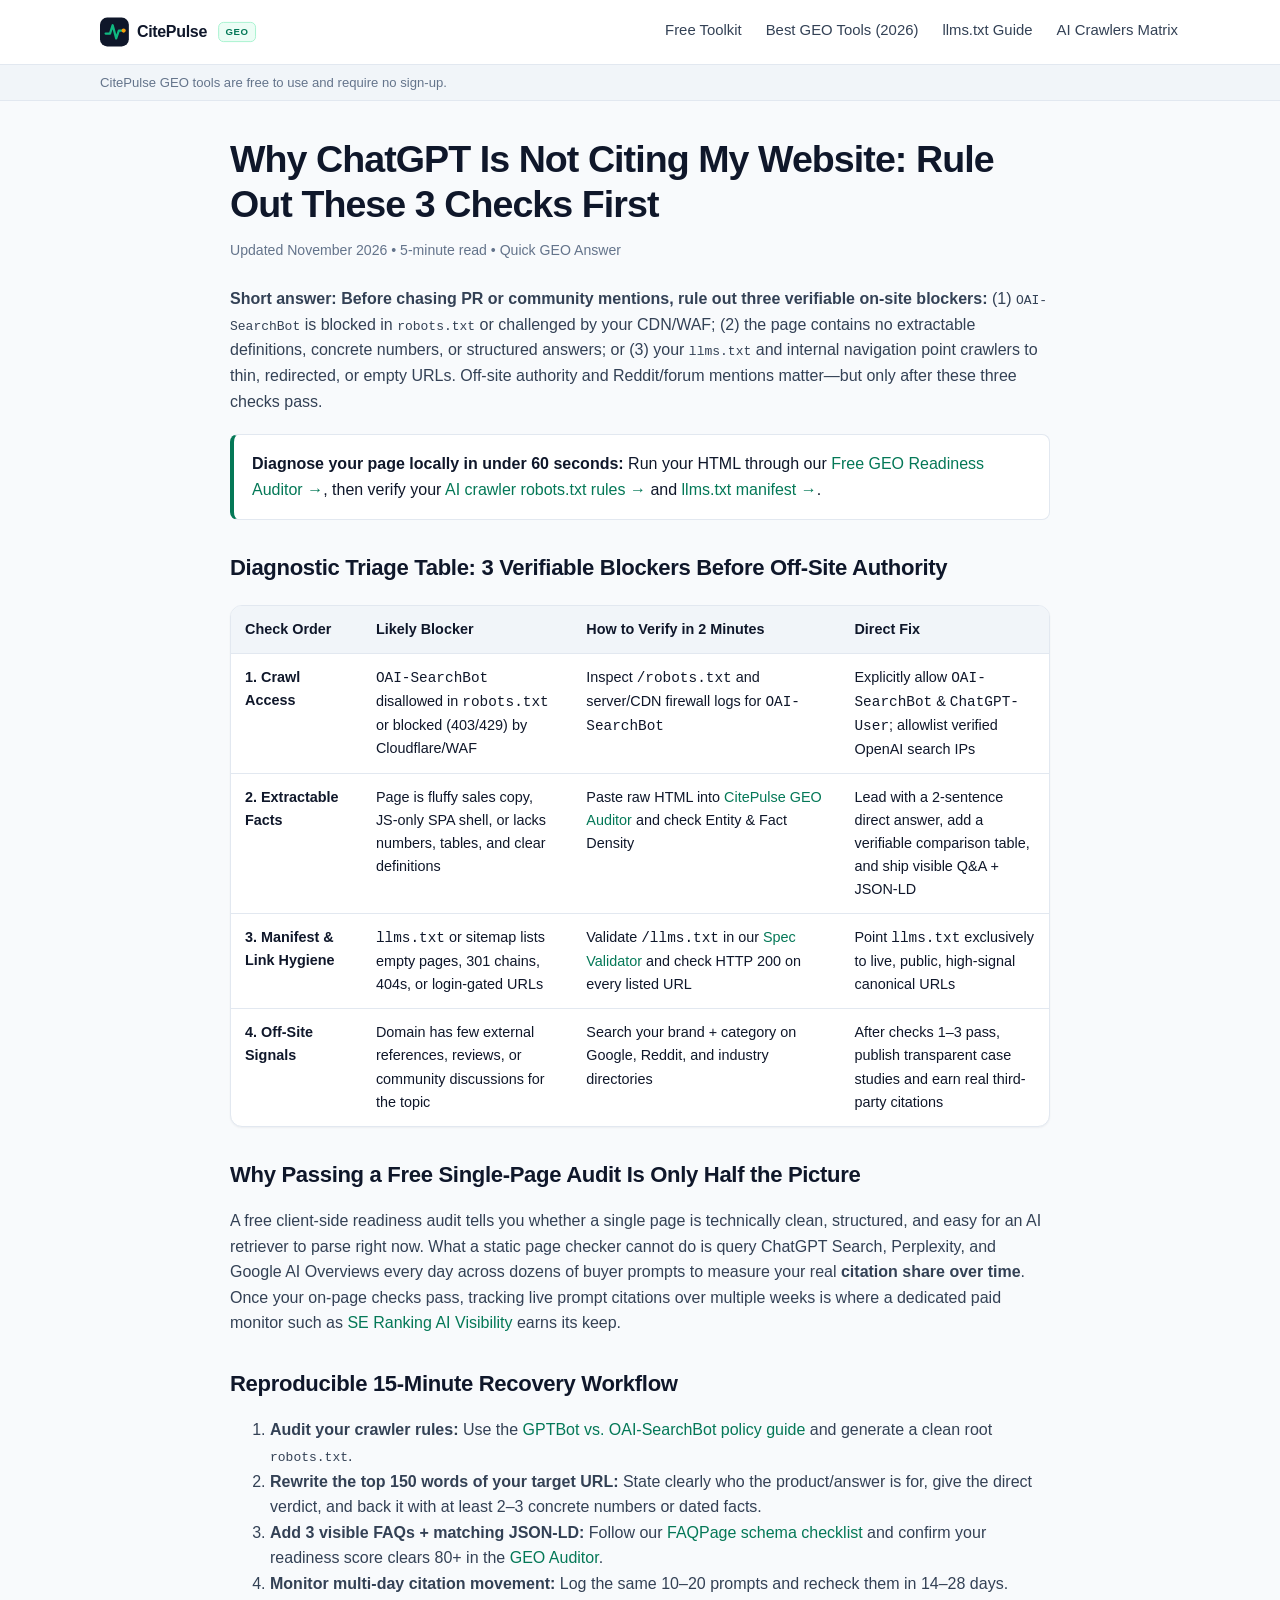
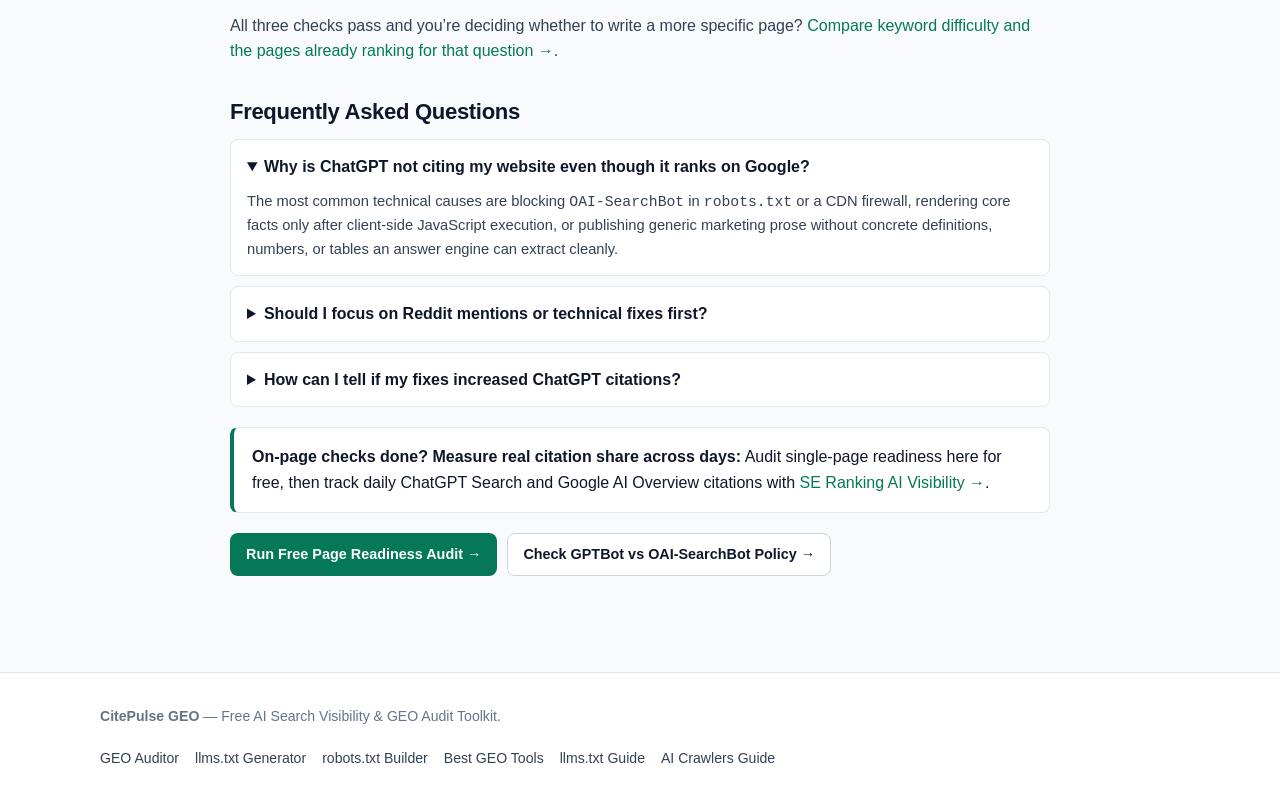
<file: chatgpt-not-citing-my-page.html>
<!doctype html>
<html lang="en">
<head>
  <meta charset="utf-8">
  <meta name="viewport" content="width=device-width, initial-scale=1">
  <title>Why ChatGPT Is Not Citing My Website: 3 Technical Checks First (2026) — CitePulse GEO</title>
  <meta name="description" content="Before chasing PR or Reddit mentions, rule out three verifiable blockers: blocked OAI-SearchBot, missing extractable facts/definitions, and broken llms.txt pointers.">
  <link rel="canonical" href="https://xuj43761-coder.github.io/citepulse-geo/chatgpt-not-citing-my-page.html">
  <link rel="icon" type="image/svg+xml" href="./assets/favicon.svg">
  <meta property="og:type" content="article">
  <meta property="og:title" content="Why ChatGPT Is Not Citing My Website: 3 Technical Checks First (2026)">
  <meta property="og:description" content="A 3-step troubleshooting checklist to verify crawler access, extractable fact density, and llms.txt links before investing in off-site authority.">
  <meta property="og:url" content="https://xuj43761-coder.github.io/citepulse-geo/chatgpt-not-citing-my-page.html">
  <meta property="og:image" content="https://xuj43761-coder.github.io/citepulse-geo/assets/og-card.png">
  <meta name="twitter:card" content="summary_large_image">
  <meta name="twitter:image" content="https://xuj43761-coder.github.io/citepulse-geo/assets/og-card.png">
  <link rel="stylesheet" href="./assets/styles.css">
  <script type="application/ld+json">
  {
    "@context": "https://schema.org",
    "@type": "Article",
    "headline": "Why ChatGPT Is Not Citing My Website: 3 Technical Checks First (2026)",
    "description": "Diagnostic checklist covering the three verifiable technical blockers that prevent ChatGPT Search from citing a page, plus how to monitor citation share over time.",
    "datePublished": "2026-11-22",
    "dateModified": "2026-11-22",
    "author": {
      "@type": "Organization",
      "name": "CitePulse GEO"
    },
    "publisher": {
      "@type": "Organization",
      "name": "CitePulse GEO"
    },
    "mainEntityOfPage": "https://xuj43761-coder.github.io/citepulse-geo/chatgpt-not-citing-my-page.html"
  }
  </script>
  <script type="application/ld+json">
  {
    "@context": "https://schema.org",
    "@type": "FAQPage",
    "mainEntity": [
      {
        "@type": "Question",
        "name": "Why is ChatGPT not citing my website even though it ranks on Google?",
        "acceptedAnswer": {
          "@type": "Answer",
          "text": "The most common technical causes are blocking OAI-SearchBot in robots.txt or a CDN firewall, rendering core facts only after client-side JavaScript execution, or publishing generic marketing prose without concrete definitions, numbers, or tables an answer engine can extract cleanly."
        }
      },
      {
        "@type": "Question",
        "name": "Should I focus on Reddit mentions or technical fixes first?",
        "acceptedAnswer": {
          "@type": "Answer",
          "text": "Always pass the three verifiable technical checks first: confirm OAI-SearchBot gets HTTP 200, make sure the page has citable definitions and numbers, and verify your llms.txt and sitemap point to live canonical URLs. Off-site community mentions help most after your own pages are crawlable and extractable."
        }
      },
      {
        "@type": "Question",
        "name": "How can I tell if my fixes increased ChatGPT citations?",
        "acceptedAnswer": {
          "@type": "Answer",
          "text": "A free single-page readiness auditor only checks on-page structure. To measure whether your domain actually gains cited links across buyer prompts over multiple days or weeks, use a dedicated multi-day prompt monitor such as SE Ranking AI Visibility."
        }
      }
    ]
  }
  </script>
</head>
<body>
  <header class="site-header">
    <div class="container header-inner">
      <a class="brand-link" href="./" aria-label="CitePulse GEO Home">
        <img src="./assets/logo.svg" alt="CitePulse GEO">
      </a>
      <nav class="site-nav" aria-label="Primary">
        <a href="./">Free Toolkit</a>
        <a href="./best-geo-tools-2026.html">Best GEO Tools (2026)</a>
        <a href="./llms-txt-guide.html">llms.txt Guide</a>
        <a href="./robots-txt-ai-crawlers.html">AI Crawlers Matrix</a>
      </nav>
    </div>
  </header>

  <div class="disclosure-bar">
    <div class="container">
      <p>CitePulse GEO tools are free to use and require no sign-up.</p>
    </div>
  </div>

  <main class="article-wrap">
    <h1>Why ChatGPT Is Not Citing My Website: Rule Out These 3 Checks First</h1>
    <div class="article-meta">Updated November 2026 &bull; 5-minute read &bull; Quick GEO Answer</div>

    <p><strong>Short answer: Before chasing PR or community mentions, rule out three verifiable on-site blockers:</strong> (1) <code>OAI-SearchBot</code> is blocked in <code>robots.txt</code> or challenged by your CDN/WAF; (2) the page contains no extractable definitions, concrete numbers, or structured answers; or (3) your <code>llms.txt</code> and internal navigation point crawlers to thin, redirected, or empty URLs. Off-site authority and Reddit/forum mentions matter—but only after these three checks pass.</p>

    <div class="callout">
      <strong>Diagnose your page locally in under 60 seconds:</strong> Run your HTML through our <a href="./#auditor">Free GEO Readiness Auditor &rarr;</a>, then verify your <a href="./#robots">AI crawler robots.txt rules &rarr;</a> and <a href="./#llmstxt">llms.txt manifest &rarr;</a>.
    </div>

    <h2>Diagnostic Triage Table: 3 Verifiable Blockers Before Off-Site Authority</h2>
    <div class="table-wrap">
      <table>
        <thead>
          <tr>
            <th>Check Order</th>
            <th>Likely Blocker</th>
            <th>How to Verify in 2 Minutes</th>
            <th>Direct Fix</th>
          </tr>
        </thead>
        <tbody>
          <tr>
            <td><strong>1. Crawl Access</strong></td>
            <td><code>OAI-SearchBot</code> disallowed in <code>robots.txt</code> or blocked (403/429) by Cloudflare/WAF</td>
            <td>Inspect <code>/robots.txt</code> and server/CDN firewall logs for <code>OAI-SearchBot</code></td>
            <td>Explicitly allow <code>OAI-SearchBot</code> &amp; <code>ChatGPT-User</code>; allowlist verified OpenAI search IPs</td>
          </tr>
          <tr>
            <td><strong>2. Extractable Facts</strong></td>
            <td>Page is fluffy sales copy, JS-only SPA shell, or lacks numbers, tables, and clear definitions</td>
            <td>Paste raw HTML into <a href="./#auditor">CitePulse GEO Auditor</a> and check Entity &amp; Fact Density</td>
            <td>Lead with a 2-sentence direct answer, add a verifiable comparison table, and ship visible Q&amp;A + JSON-LD</td>
          </tr>
          <tr>
            <td><strong>3. Manifest &amp; Link Hygiene</strong></td>
            <td><code>llms.txt</code> or sitemap lists empty pages, 301 chains, 404s, or login-gated URLs</td>
            <td>Validate <code>/llms.txt</code> in our <a href="./#llmstxt">Spec Validator</a> and check HTTP 200 on every listed URL</td>
            <td>Point <code>llms.txt</code> exclusively to live, public, high-signal canonical URLs</td>
          </tr>
          <tr>
            <td><strong>4. Off-Site Signals</strong></td>
            <td>Domain has few external references, reviews, or community discussions for the topic</td>
            <td>Search your brand + category on Google, Reddit, and industry directories</td>
            <td>After checks 1&ndash;3 pass, publish transparent case studies and earn real third-party citations</td>
          </tr>
        </tbody>
      </table>
    </div>

    <h2>Why Passing a Free Single-Page Audit Is Only Half the Picture</h2>
    <p>A free client-side readiness audit tells you whether a single page is technically clean, structured, and easy for an AI retriever to parse right now. What a static page checker cannot do is query ChatGPT Search, Perplexity, and Google AI Overviews every day across dozens of buyer prompts to measure your real <strong>citation share over time</strong>. Once your on-page checks pass, tracking live prompt citations over multiple weeks is where a dedicated paid monitor such as <a href="#" data-affiliate="seranking" data-placement="chatgpt_not_citing_inline">SE Ranking AI Visibility</a> earns its keep.</p>

    <h2>Reproducible 15-Minute Recovery Workflow</h2>
    <ol>
      <li><strong>Audit your crawler rules:</strong> Use the <a href="./should-i-block-gptbot.html">GPTBot vs. OAI-SearchBot policy guide</a> and generate a clean root <code>robots.txt</code>.</li>
      <li><strong>Rewrite the top 150 words of your target URL:</strong> State clearly who the product/answer is for, give the direct verdict, and back it with at least 2&ndash;3 concrete numbers or dated facts.</li>
      <li><strong>Add 3 visible FAQs + matching JSON-LD:</strong> Follow our <a href="./faqpage-schema-ai-citations.html">FAQPage schema checklist</a> and confirm your readiness score clears 80+ in the <a href="./#auditor">GEO Auditor</a>.</li>
      <li><strong>Monitor multi-day citation movement:</strong> Log the same 10&ndash;20 prompts and recheck them in 14&ndash;28 days.</li>
    </ol>

    <p>All three checks pass and you’re deciding whether to write a more specific page? <a href="./what-is-a-good-geo-score.html#keyword-research">Compare keyword difficulty and the pages already ranking for that question &rarr;</a>.</p>

    <h2>Frequently Asked Questions</h2>
    <div class="faq-list">
      <details class="faq-item" open>
        <summary>Why is ChatGPT not citing my website even though it ranks on Google?</summary>
        <p>The most common technical causes are blocking <code>OAI-SearchBot</code> in <code>robots.txt</code> or a CDN firewall, rendering core facts only after client-side JavaScript execution, or publishing generic marketing prose without concrete definitions, numbers, or tables an answer engine can extract cleanly.</p>
      </details>
      <details class="faq-item">
        <summary>Should I focus on Reddit mentions or technical fixes first?</summary>
        <p>Always pass the three verifiable technical checks first: confirm <code>OAI-SearchBot</code> gets HTTP 200, make sure the page has citable definitions and numbers, and verify your <code>llms.txt</code> and sitemap point to live canonical URLs. Off-site community mentions help most after your own pages are crawlable and extractable.</p>
      </details>
      <details class="faq-item">
        <summary>How can I tell if my fixes increased ChatGPT citations?</summary>
        <p>A free single-page readiness auditor only checks on-page structure. To measure whether your domain actually gains cited links across buyer prompts over multiple days or weeks, use a dedicated multi-day prompt monitor such as SE Ranking AI Visibility.</p>
      </details>
    </div>

    <div class="callout">
      <strong>On-page checks done? Measure real citation share across days:</strong> Audit single-page readiness here for free, then track daily ChatGPT Search and Google AI Overview citations with <a href="#" data-affiliate="seranking" data-placement="chatgpt_not_citing_callout">SE Ranking AI Visibility &rarr;</a>.
    </div>

    <div class="btn-row">
      <a class="btn btn-primary" href="./#auditor">Run Free Page Readiness Audit &rarr;</a>
      <a class="btn btn-secondary" href="./should-i-block-gptbot.html">Check GPTBot vs OAI-SearchBot Policy &rarr;</a>
    </div>
  </main>

  <footer class="site-footer">
    <div class="container footer-grid">
      <div>
        <strong>CitePulse GEO</strong> &mdash; Free AI Search Visibility &amp; GEO Audit Toolkit.
      </div>
      <div class="footer-links">
        <a href="./#auditor">GEO Auditor</a>
        <a href="./#llmstxt">llms.txt Generator</a>
        <a href="./#robots">robots.txt Builder</a>
        <a href="./best-geo-tools-2026.html">Best GEO Tools</a>
        <a href="./llms-txt-guide.html">llms.txt Guide</a>
        <a href="./robots-txt-ai-crawlers.html">AI Crawlers Guide</a>
      </div>
    </div>
  </footer>

  <script type="module" src="./assets/app.js"></script>
</body>
</html>
</file>
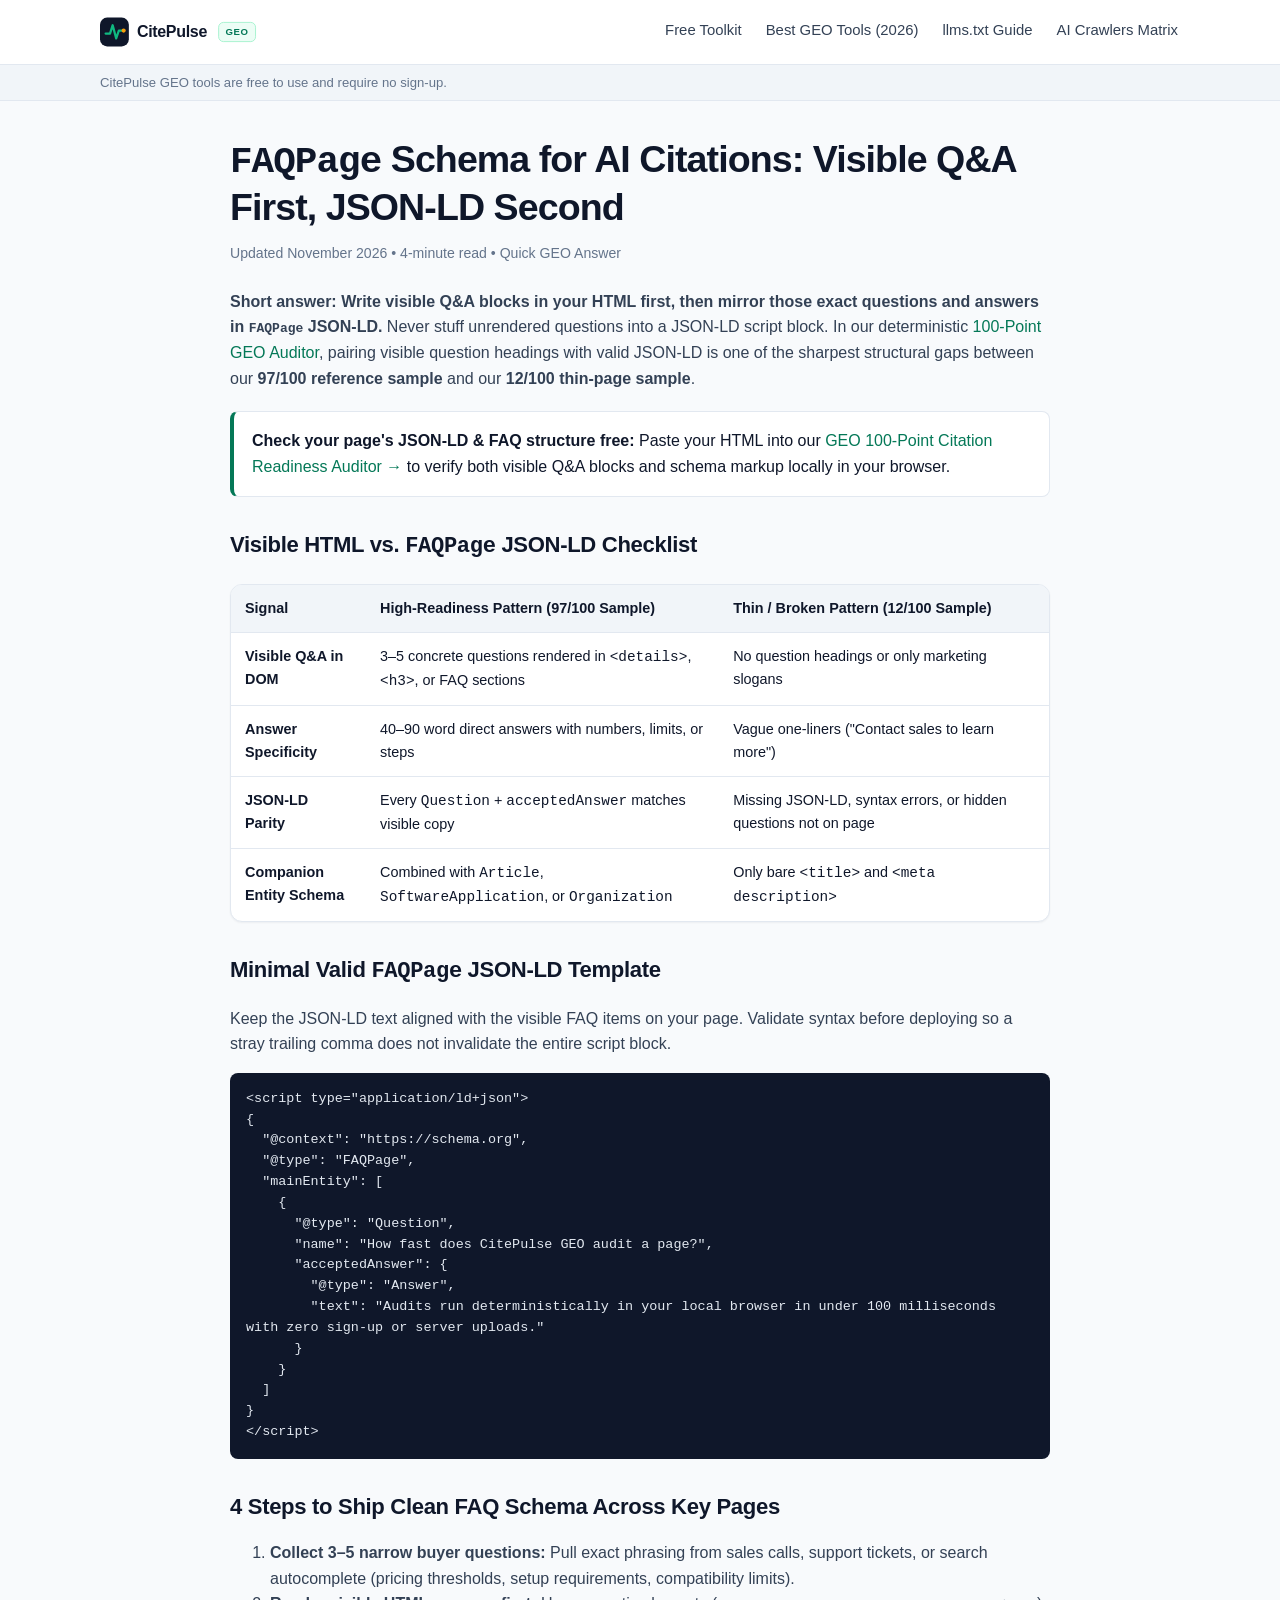
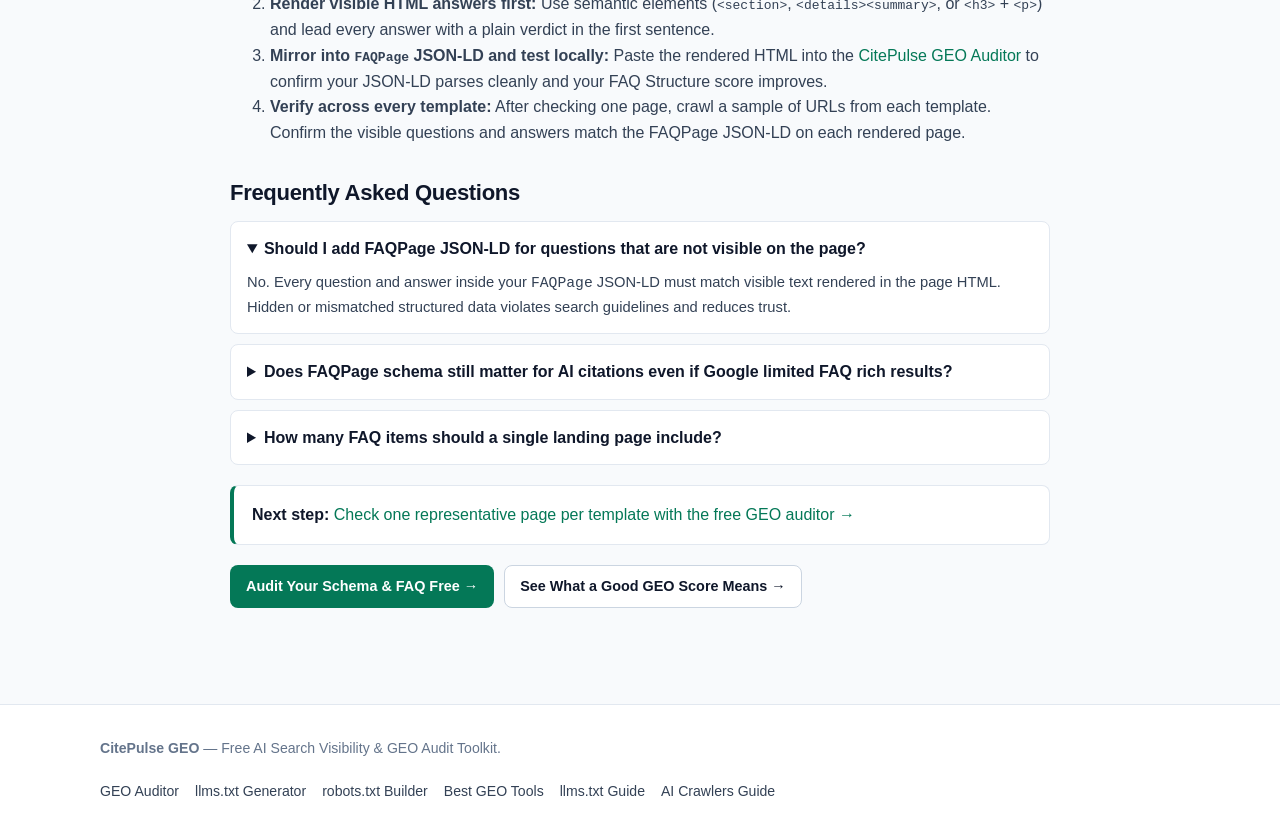
<file: faqpage-schema-ai-citations.html>
<!doctype html>
<html lang="en">
<head>
  <meta charset="utf-8">
  <meta name="viewport" content="width=device-width, initial-scale=1">
  <title>FAQPage Schema for AI Citations: Visible Q&amp;A + JSON-LD Rules (2026) — CitePulse GEO</title>
  <meta name="description" content="Write visible Q&A answers in your page HTML first, then mirror those exact questions in FAQPage JSON-LD. Never add hidden questions. Learn how it lifts GEO audit readiness.">
  <link rel="canonical" href="https://xuj43761-coder.github.io/citepulse-geo/faqpage-schema-ai-citations.html">
  <link rel="icon" type="image/svg+xml" href="./assets/favicon.svg">
  <meta property="og:type" content="article">
  <meta property="og:title" content="FAQPage Schema for AI Citations: Visible Q&amp;A + JSON-LD Rules (2026)">
  <meta property="og:description" content="Why visible HTML Q&A blocks paired with matching FAQPage JSON-LD separate 97/100 GEO-ready pages from 12/100 thin pages.">
  <meta property="og:url" content="https://xuj43761-coder.github.io/citepulse-geo/faqpage-schema-ai-citations.html">
  <meta property="og:image" content="https://xuj43761-coder.github.io/citepulse-geo/assets/og-card.png">
  <meta name="twitter:card" content="summary_large_image">
  <meta name="twitter:image" content="https://xuj43761-coder.github.io/citepulse-geo/assets/og-card.png">
  <link rel="stylesheet" href="./assets/styles.css">
  <script type="application/ld+json">
  {
    "@context": "https://schema.org",
    "@type": "Article",
    "headline": "FAQPage Schema for AI Citations: Visible Q&A + JSON-LD Rules (2026)",
    "description": "Practical implementation guide showing how visible HTML Q&A sections mirrored in FAQPage JSON-LD improve structural extractability for AI search engines.",
    "datePublished": "2026-11-22",
    "dateModified": "2026-11-22",
    "author": {
      "@type": "Organization",
      "name": "CitePulse GEO"
    },
    "publisher": {
      "@type": "Organization",
      "name": "CitePulse GEO"
    },
    "mainEntityOfPage": "https://xuj43761-coder.github.io/citepulse-geo/faqpage-schema-ai-citations.html"
  }
  </script>
  <script type="application/ld+json">
  {
    "@context": "https://schema.org",
    "@type": "FAQPage",
    "mainEntity": [
      {
        "@type": "Question",
        "name": "Should I add FAQPage JSON-LD for questions that are not visible on the page?",
        "acceptedAnswer": {
          "@type": "Answer",
          "text": "No. Every question and answer inside your FAQPage JSON-LD must match visible text rendered in the page HTML. Hidden or mismatched structured data violates search guidelines and reduces trust."
        }
      },
      {
        "@type": "Question",
        "name": "Does FAQPage schema still matter for AI citations even if Google limited FAQ rich results?",
        "acceptedAnswer": {
          "@type": "Answer",
          "text": "Yes. Even when Google Search restricts visual FAQ accordion snippets to select sites, clean visible Q&A blocks paired with valid FAQPage JSON-LD give AI retrieval pipelines explicit question-answer boundaries that are easy to extract and cite."
        }
      },
      {
        "@type": "Question",
        "name": "How many FAQ items should a single landing page include?",
        "acceptedAnswer": {
          "@type": "Answer",
          "text": "Aim for 3 to 5 high-intent questions that real buyers ask about pricing, limits, compatibility, or implementation—each answered in 40 to 90 words with concrete facts rather than marketing fluff."
        }
      }
    ]
  }
  </script>
</head>
<body>
  <header class="site-header">
    <div class="container header-inner">
      <a class="brand-link" href="./" aria-label="CitePulse GEO Home">
        <img src="./assets/logo.svg" alt="CitePulse GEO">
      </a>
      <nav class="site-nav" aria-label="Primary">
        <a href="./">Free Toolkit</a>
        <a href="./best-geo-tools-2026.html">Best GEO Tools (2026)</a>
        <a href="./llms-txt-guide.html">llms.txt Guide</a>
        <a href="./robots-txt-ai-crawlers.html">AI Crawlers Matrix</a>
      </nav>
    </div>
  </header>

  <div class="disclosure-bar">
    <div class="container">
      <p>CitePulse GEO tools are free to use and require no sign-up.</p>
    </div>
  </div>

  <main class="article-wrap">
    <h1><code>FAQPage</code> Schema for AI Citations: Visible Q&amp;A First, JSON-LD Second</h1>
    <div class="article-meta">Updated November 2026 &bull; 4-minute read &bull; Quick GEO Answer</div>

    <p><strong>Short answer: Write visible Q&amp;A blocks in your HTML first, then mirror those exact questions and answers in <code>FAQPage</code> JSON-LD.</strong> Never stuff unrendered questions into a JSON-LD script block. In our deterministic <a href="./#auditor">100-Point GEO Auditor</a>, pairing visible question headings with valid JSON-LD is one of the sharpest structural gaps between our <strong>97/100 reference sample</strong> and our <strong>12/100 thin-page sample</strong>.</p>

    <div class="callout">
      <strong>Check your page's JSON-LD &amp; FAQ structure free:</strong> Paste your HTML into our <a href="./#auditor">GEO 100-Point Citation Readiness Auditor &rarr;</a> to verify both visible Q&amp;A blocks and schema markup locally in your browser.
    </div>

    <h2>Visible HTML vs. <code>FAQPage</code> JSON-LD Checklist</h2>
    <div class="table-wrap">
      <table>
        <thead>
          <tr>
            <th>Signal</th>
            <th>High-Readiness Pattern (97/100 Sample)</th>
            <th>Thin / Broken Pattern (12/100 Sample)</th>
          </tr>
        </thead>
        <tbody>
          <tr>
            <td><strong>Visible Q&amp;A in DOM</strong></td>
            <td>3&ndash;5 concrete questions rendered in <code>&lt;details&gt;</code>, <code>&lt;h3&gt;</code>, or FAQ sections</td>
            <td>No question headings or only marketing slogans</td>
          </tr>
          <tr>
            <td><strong>Answer Specificity</strong></td>
            <td>40&ndash;90 word direct answers with numbers, limits, or steps</td>
            <td>Vague one-liners ("Contact sales to learn more")</td>
          </tr>
          <tr>
            <td><strong>JSON-LD Parity</strong></td>
            <td>Every <code>Question</code> + <code>acceptedAnswer</code> matches visible copy</td>
            <td>Missing JSON-LD, syntax errors, or hidden questions not on page</td>
          </tr>
          <tr>
            <td><strong>Companion Entity Schema</strong></td>
            <td>Combined with <code>Article</code>, <code>SoftwareApplication</code>, or <code>Organization</code></td>
            <td>Only bare <code>&lt;title&gt;</code> and <code>&lt;meta description&gt;</code></td>
          </tr>
        </tbody>
      </table>
    </div>

    <h2>Minimal Valid <code>FAQPage</code> JSON-LD Template</h2>
    <p>Keep the JSON-LD text aligned with the visible FAQ items on your page. Validate syntax before deploying so a stray trailing comma does not invalidate the entire script block.</p>

    <pre class="code-output">&lt;script type="application/ld+json"&gt;
{
  "@context": "https://schema.org",
  "@type": "FAQPage",
  "mainEntity": [
    {
      "@type": "Question",
      "name": "How fast does CitePulse GEO audit a page?",
      "acceptedAnswer": {
        "@type": "Answer",
        "text": "Audits run deterministically in your local browser in under 100 milliseconds with zero sign-up or server uploads."
      }
    }
  ]
}
&lt;/script&gt;</pre>

    <h2>4 Steps to Ship Clean FAQ Schema Across Key Pages</h2>
    <ol>
      <li><strong>Collect 3&ndash;5 narrow buyer questions:</strong> Pull exact phrasing from sales calls, support tickets, or search autocomplete (pricing thresholds, setup requirements, compatibility limits).</li>
      <li><strong>Render visible HTML answers first:</strong> Use semantic elements (<code>&lt;section&gt;</code>, <code>&lt;details&gt;&lt;summary&gt;</code>, or <code>&lt;h3&gt;</code> + <code>&lt;p&gt;</code>) and lead every answer with a plain verdict in the first sentence.</li>
      <li><strong>Mirror into <code>FAQPage</code> JSON-LD and test locally:</strong> Paste the rendered HTML into the <a href="./#auditor">CitePulse GEO Auditor</a> to confirm your JSON-LD parses cleanly and your FAQ Structure score improves.</li>
      <li><strong>Verify across every template:</strong> After checking one page, crawl a sample of URLs from each template. Confirm the visible questions and answers match the FAQPage JSON-LD on each rendered page.</li>
    </ol>

    <h2>Frequently Asked Questions</h2>
    <div class="faq-list">
      <details class="faq-item" open>
        <summary>Should I add FAQPage JSON-LD for questions that are not visible on the page?</summary>
        <p>No. Every question and answer inside your <code>FAQPage</code> JSON-LD must match visible text rendered in the page HTML. Hidden or mismatched structured data violates search guidelines and reduces trust.</p>
      </details>
      <details class="faq-item">
        <summary>Does FAQPage schema still matter for AI citations even if Google limited FAQ rich results?</summary>
        <p>Yes. Even when Google Search restricts visual FAQ accordion snippets to select sites, clean visible Q&amp;A blocks paired with valid <code>FAQPage</code> JSON-LD give AI retrieval pipelines explicit question-answer boundaries that are easy to extract and cite.</p>
      </details>
      <details class="faq-item">
        <summary>How many FAQ items should a single landing page include?</summary>
        <p>Aim for 3 to 5 high-intent questions that real buyers ask about pricing, limits, compatibility, or implementation—each answered in 40 to 90 words with concrete facts rather than marketing fluff.</p>
      </details>
    </div>

    <div class="callout">
      <strong>Next step:</strong> <a href="./#auditor">Check one representative page per template with the free GEO auditor &rarr;</a>
    </div>

    <div class="btn-row">
      <a class="btn btn-primary" href="./#auditor">Audit Your Schema &amp; FAQ Free &rarr;</a>
      <a class="btn btn-secondary" href="./what-is-a-good-geo-score.html">See What a Good GEO Score Means &rarr;</a>
    </div>
  </main>

  <footer class="site-footer">
    <div class="container footer-grid">
      <div>
        <strong>CitePulse GEO</strong> &mdash; Free AI Search Visibility &amp; GEO Audit Toolkit.
      </div>
      <div class="footer-links">
        <a href="./#auditor">GEO Auditor</a>
        <a href="./#llmstxt">llms.txt Generator</a>
        <a href="./#robots">robots.txt Builder</a>
        <a href="./best-geo-tools-2026.html">Best GEO Tools</a>
        <a href="./llms-txt-guide.html">llms.txt Guide</a>
        <a href="./robots-txt-ai-crawlers.html">AI Crawlers Guide</a>
      </div>
    </div>
  </footer>

  <script type="module" src="./assets/app.js"></script>
</body>
</html>
</file>
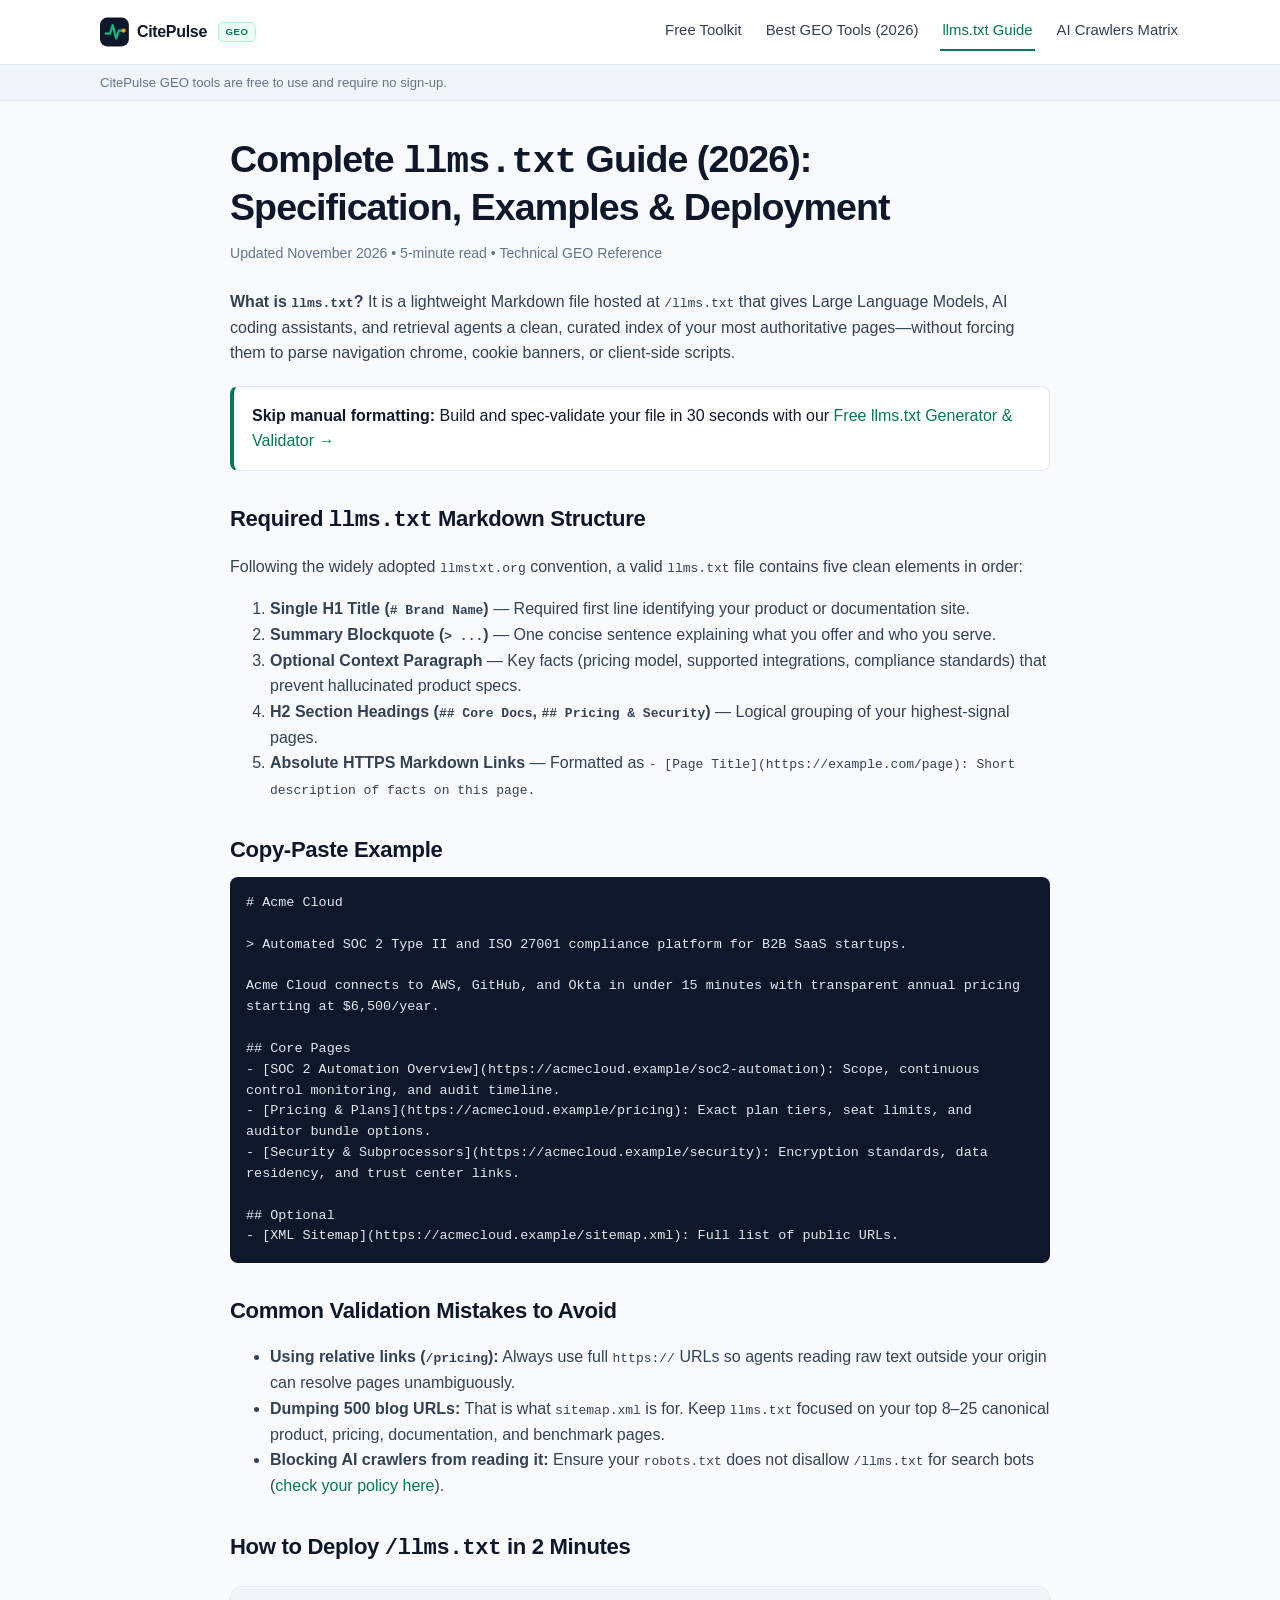
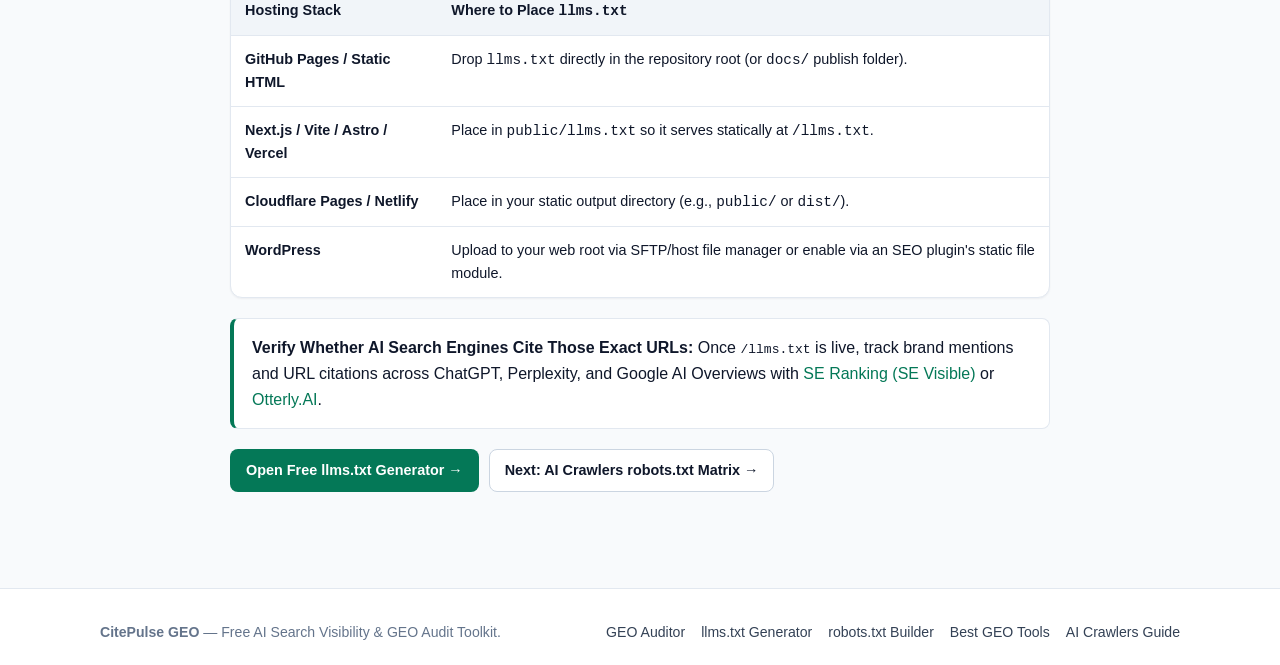
<file: llms-txt-guide.html>
<!doctype html>
<html lang="en">
<head>
  <meta charset="utf-8">
  <meta name="viewport" content="width=device-width, initial-scale=1">
  <title>Complete llms.txt Guide (2026): Specification, Examples &amp; Deployment — CitePulse GEO</title>
  <meta name="description" content="Learn how to write, validate, and deploy a spec-compliant /llms.txt file in 2026 for ChatGPT, Claude, and Perplexity. Includes free generator and deployment steps for GitHub Pages, Cloudflare, Vercel, and WordPress.">
  <link rel="canonical" href="https://xuj43761-coder.github.io/citepulse-geo/llms-txt-guide.html">
  <link rel="icon" type="image/svg+xml" href="./assets/favicon.svg">
  <meta property="og:type" content="article">
  <meta property="og:title" content="Complete llms.txt Guide (2026): Specification, Examples &amp; Deployment">
  <meta property="og:description" content="Step-by-step llms.txt Markdown spec, validation checklist, and zero-cost deployment instructions.">
  <meta property="og:url" content="https://xuj43761-coder.github.io/citepulse-geo/llms-txt-guide.html">
  <meta property="og:image" content="https://xuj43761-coder.github.io/citepulse-geo/assets/og-card.png">
  <meta name="twitter:card" content="summary_large_image">
  <meta name="twitter:image" content="https://xuj43761-coder.github.io/citepulse-geo/assets/og-card.png">
  <link rel="stylesheet" href="./assets/styles.css">
  <script type="application/ld+json">
  {
    "@context": "https://schema.org",
    "@type": "Article",
    "headline": "Complete llms.txt Guide (2026): Specification, Examples & Deployment",
    "description": "How to structure, validate, and host /llms.txt so AI agents and search engines accurately understand your site's canonical pages.",
    "datePublished": "2026-11-21",
    "dateModified": "2026-11-21",
    "author": {
      "@type": "Organization",
      "name": "CitePulse GEO"
    },
    "publisher": {
      "@type": "Organization",
      "name": "CitePulse GEO"
    },
    "mainEntityOfPage": "https://xuj43761-coder.github.io/citepulse-geo/llms-txt-guide.html"
  }
  </script>
  <script type="application/ld+json">
  {
    "@context": "https://schema.org",
    "@type": "FAQPage",
    "mainEntity": [
      {
        "@type": "Question",
        "name": "Where should I host my llms.txt file?",
        "acceptedAnswer": {
          "@type": "Answer",
          "text": "Host llms.txt at the root of your domain (https://yourdomain.com/llms.txt) served as UTF-8 text/plain or text/markdown with HTTP 200 status."
        }
      },
      {
        "@type": "Question",
        "name": "Does llms.txt replace sitemap.xml or robots.txt?",
        "acceptedAnswer": {
          "@type": "Answer",
          "text": "No. robots.txt governs crawler access, sitemap.xml lists every indexable URL for search engines, and llms.txt provides a curated, human- and LLM-readable map of your highest-value documentation, pricing, and product pages."
        }
      }
    ]
  }
  </script>
</head>
<body>
  <header class="site-header">
    <div class="container header-inner">
      <a class="brand-link" href="./" aria-label="CitePulse GEO Home">
        <img src="./assets/logo.svg" alt="CitePulse GEO">
      </a>
      <nav class="site-nav" aria-label="Primary">
        <a href="./">Free Toolkit</a>
        <a href="./best-geo-tools-2026.html">Best GEO Tools (2026)</a>
        <a href="./llms-txt-guide.html" aria-current="page">llms.txt Guide</a>
        <a href="./robots-txt-ai-crawlers.html">AI Crawlers Matrix</a>
      </nav>
    </div>
  </header>

  <div class="disclosure-bar">
    <div class="container">
      <p>CitePulse GEO tools are free to use and require no sign-up.</p>
    </div>
  </div>

  <main class="article-wrap">
    <h1>Complete <code>llms.txt</code> Guide (2026): Specification, Examples &amp; Deployment</h1>
    <div class="article-meta">Updated November 2026 &bull; 5-minute read &bull; Technical GEO Reference</div>

    <p><strong>What is <code>llms.txt</code>?</strong> It is a lightweight Markdown file hosted at <code>/llms.txt</code> that gives Large Language Models, AI coding assistants, and retrieval agents a clean, curated index of your most authoritative pages—without forcing them to parse navigation chrome, cookie banners, or client-side scripts.</p>

    <div class="callout">
      <strong>Skip manual formatting:</strong> Build and spec-validate your file in 30 seconds with our <a href="./#llmstxt">Free llms.txt Generator &amp; Validator &rarr;</a>
    </div>

    <h2>Required <code>llms.txt</code> Markdown Structure</h2>
    <p>Following the widely adopted <code>llmstxt.org</code> convention, a valid <code>llms.txt</code> file contains five clean elements in order:</p>
    <ol>
      <li><strong>Single H1 Title (<code># Brand Name</code>)</strong> &mdash; Required first line identifying your product or documentation site.</li>
      <li><strong>Summary Blockquote (<code>&gt; ...</code>)</strong> &mdash; One concise sentence explaining what you offer and who you serve.</li>
      <li><strong>Optional Context Paragraph</strong> &mdash; Key facts (pricing model, supported integrations, compliance standards) that prevent hallucinated product specs.</li>
      <li><strong>H2 Section Headings (<code>## Core Docs</code>, <code>## Pricing &amp; Security</code>)</strong> &mdash; Logical grouping of your highest-signal pages.</li>
      <li><strong>Absolute HTTPS Markdown Links</strong> &mdash; Formatted as <code>- [Page Title](https://example.com/page): Short description of facts on this page.</code></li>
    </ol>

    <h2>Copy-Paste Example</h2>
    <pre class="code-output"># Acme Cloud

&gt; Automated SOC 2 Type II and ISO 27001 compliance platform for B2B SaaS startups.

Acme Cloud connects to AWS, GitHub, and Okta in under 15 minutes with transparent annual pricing starting at $6,500/year.

## Core Pages
- [SOC 2 Automation Overview](https://acmecloud.example/soc2-automation): Scope, continuous control monitoring, and audit timeline.
- [Pricing &amp; Plans](https://acmecloud.example/pricing): Exact plan tiers, seat limits, and auditor bundle options.
- [Security &amp; Subprocessors](https://acmecloud.example/security): Encryption standards, data residency, and trust center links.

## Optional
- [XML Sitemap](https://acmecloud.example/sitemap.xml): Full list of public URLs.</pre>

    <h2>Common Validation Mistakes to Avoid</h2>
    <ul>
      <li><strong>Using relative links (<code>/pricing</code>):</strong> Always use full <code>https://</code> URLs so agents reading raw text outside your origin can resolve pages unambiguously.</li>
      <li><strong>Dumping 500 blog URLs:</strong> That is what <code>sitemap.xml</code> is for. Keep <code>llms.txt</code> focused on your top 8–25 canonical product, pricing, documentation, and benchmark pages.</li>
      <li><strong>Blocking AI crawlers from reading it:</strong> Ensure your <code>robots.txt</code> does not disallow <code>/llms.txt</code> for search bots (<a href="./#robots">check your policy here</a>).</li>
    </ul>

    <h2>How to Deploy <code>/llms.txt</code> in 2 Minutes</h2>
    <div class="table-wrap">
      <table>
        <thead>
          <tr>
            <th>Hosting Stack</th>
            <th>Where to Place <code>llms.txt</code></th>
          </tr>
        </thead>
        <tbody>
          <tr>
            <td><strong>GitHub Pages / Static HTML</strong></td>
            <td>Drop <code>llms.txt</code> directly in the repository root (or <code>docs/</code> publish folder).</td>
          </tr>
          <tr>
            <td><strong>Next.js / Vite / Astro / Vercel</strong></td>
            <td>Place in <code>public/llms.txt</code> so it serves statically at <code>/llms.txt</code>.</td>
          </tr>
          <tr>
            <td><strong>Cloudflare Pages / Netlify</strong></td>
            <td>Place in your static output directory (e.g., <code>public/</code> or <code>dist/</code>).</td>
          </tr>
          <tr>
            <td><strong>WordPress</strong></td>
            <td>Upload to your web root via SFTP/host file manager or enable via an SEO plugin's static file module.</td>
          </tr>
        </tbody>
      </table>
    </div>

    <div class="callout">
      <strong>Verify Whether AI Search Engines Cite Those Exact URLs:</strong> Once <code>/llms.txt</code> is live, track brand mentions and URL citations across ChatGPT, Perplexity, and Google AI Overviews with <a href="#" data-affiliate="seranking" data-placement="llmstxt_guide">SE Ranking (SE Visible)</a> or <a href="#" data-affiliate="otterly" data-placement="llmstxt_guide">Otterly.AI</a>.
    </div>

    <div class="btn-row">
      <a class="btn btn-primary" href="./#llmstxt">Open Free llms.txt Generator &rarr;</a>
      <a class="btn btn-secondary" href="./robots-txt-ai-crawlers.html">Next: AI Crawlers robots.txt Matrix &rarr;</a>
    </div>
  </main>

  <footer class="site-footer">
    <div class="container footer-grid">
      <div>
        <strong>CitePulse GEO</strong> &mdash; Free AI Search Visibility &amp; GEO Audit Toolkit.
      </div>
      <div class="footer-links">
        <a href="./#auditor">GEO Auditor</a>
        <a href="./#llmstxt">llms.txt Generator</a>
        <a href="./#robots">robots.txt Builder</a>
        <a href="./best-geo-tools-2026.html">Best GEO Tools</a>
        <a href="./robots-txt-ai-crawlers.html">AI Crawlers Guide</a>
      </div>
    </div>
  </footer>

  <script type="module" src="./assets/app.js"></script>
</body>
</html>
</file>
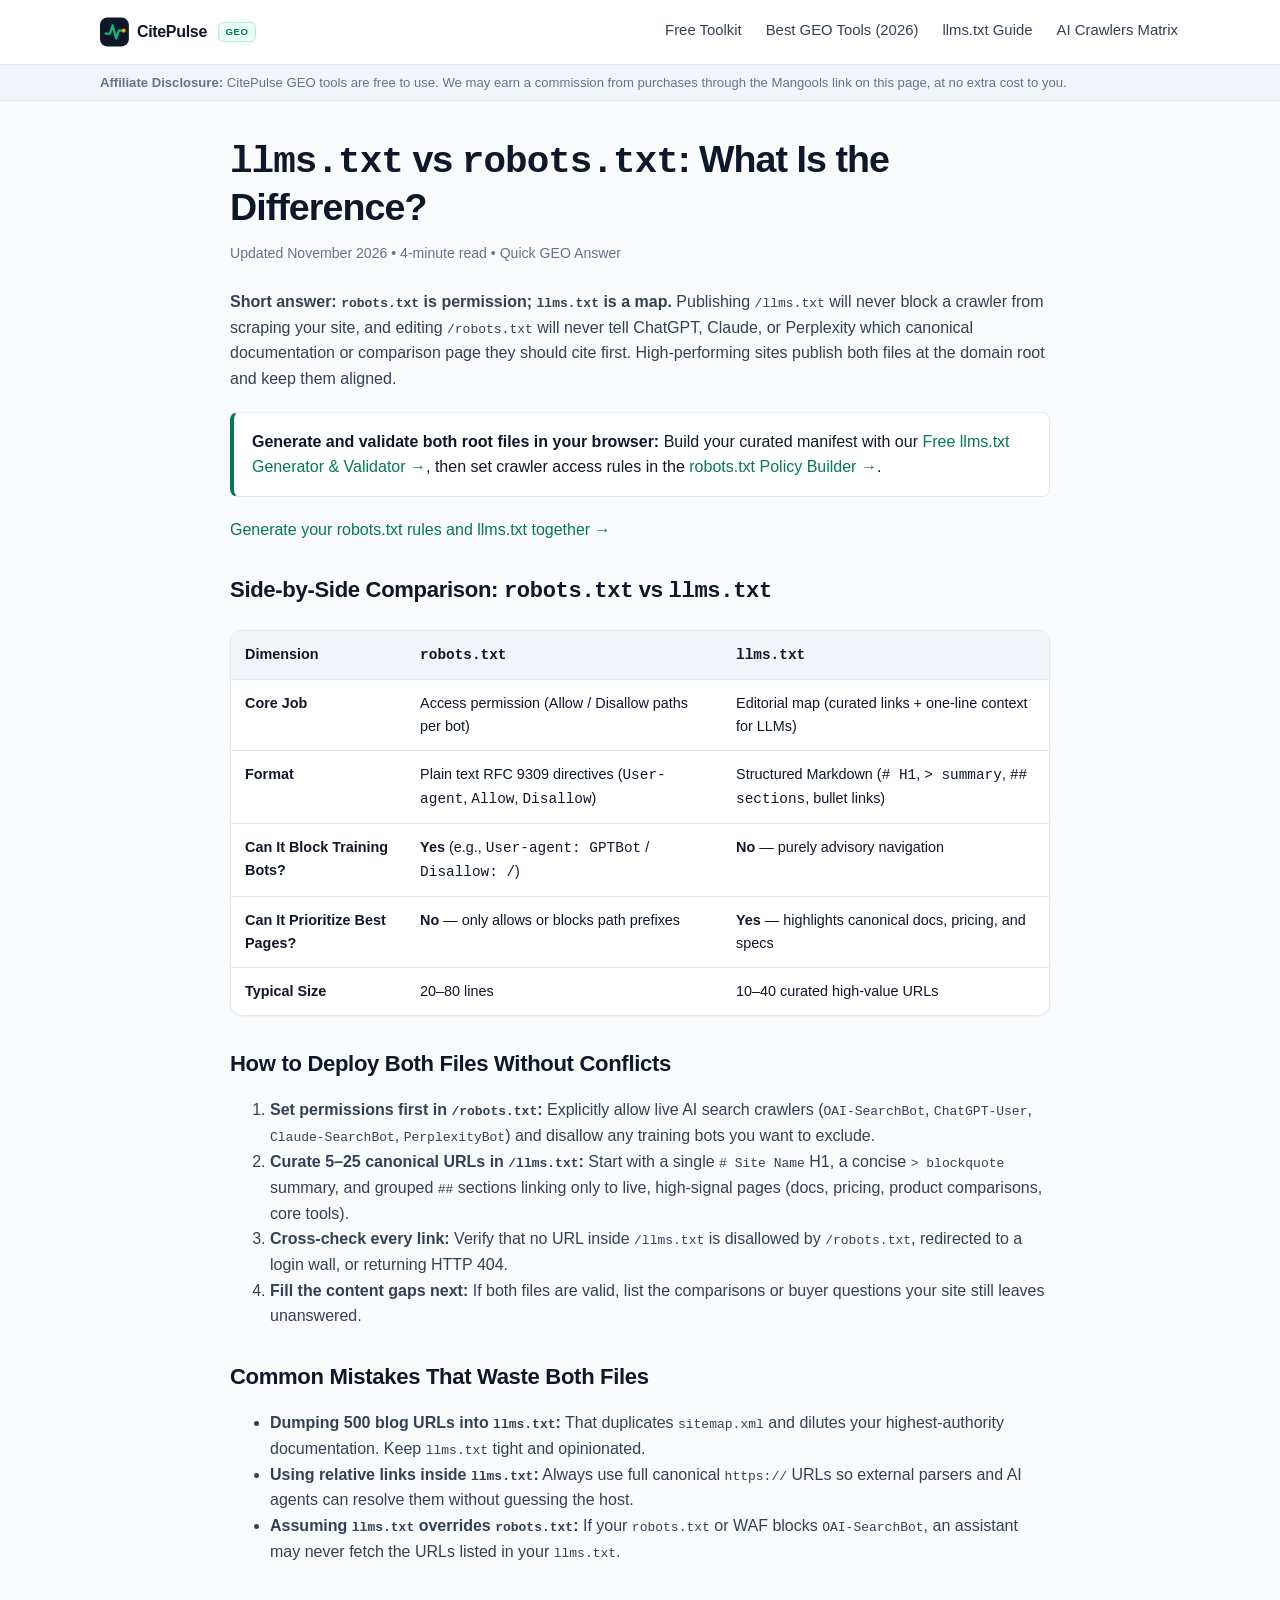
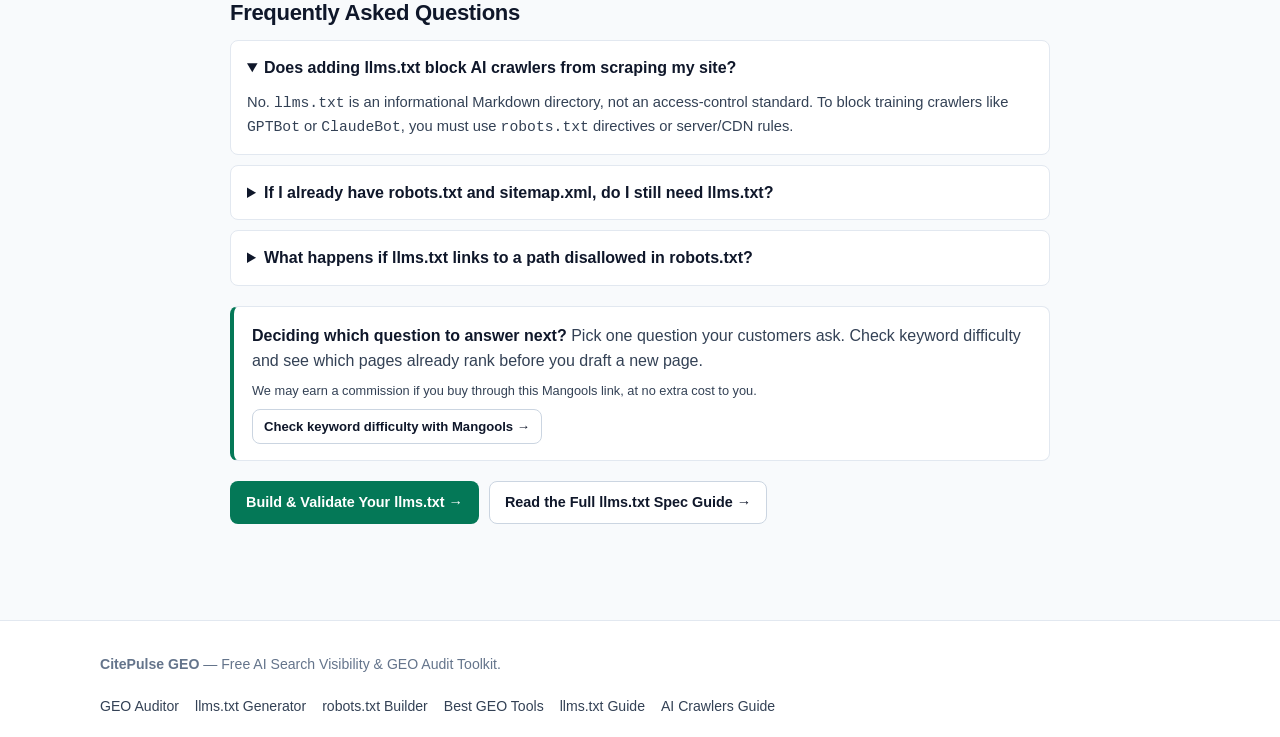
<file: llms-txt-vs-robots-txt.html>
<!doctype html>
<html lang="en">
<head>
  <meta charset="utf-8">
  <meta name="viewport" content="width=device-width, initial-scale=1">
  <title>llms.txt vs robots.txt: What Is the Difference? (2026 Guide) — CitePulse GEO</title>
  <meta name="description" content="robots.txt controls crawler permission; llms.txt provides a curated Markdown map of your best pages for AI assistants. Learn when to deploy both and how to verify them.">
  <link rel="canonical" href="https://xuj43761-coder.github.io/citepulse-geo/llms-txt-vs-robots-txt.html">
  <link rel="icon" type="image/svg+xml" href="./assets/favicon.svg">
  <meta property="og:type" content="article">
  <meta property="og:title" content="llms.txt vs robots.txt: What Is the Difference? (2026 Guide)">
  <meta property="og:description" content="robots.txt is permission control; llms.txt is a curated AI map. One cannot replace the other—see the side-by-side matrix and setup workflow.">
  <meta property="og:url" content="https://xuj43761-coder.github.io/citepulse-geo/llms-txt-vs-robots-txt.html">
  <meta property="og:image" content="https://xuj43761-coder.github.io/citepulse-geo/assets/og-card.png">
  <meta name="twitter:card" content="summary_large_image">
  <meta name="twitter:image" content="https://xuj43761-coder.github.io/citepulse-geo/assets/og-card.png">
  <link rel="stylesheet" href="./assets/styles.css">
  <script type="application/ld+json">
  {
    "@context": "https://schema.org",
    "@type": "Article",
    "headline": "llms.txt vs robots.txt: What Is the Difference? (2026 Guide)",
    "description": "Clear side-by-side comparison explaining why robots.txt governs crawler access permissions while llms.txt acts as a curated Markdown map for AI assistants.",
    "datePublished": "2026-11-22",
    "dateModified": "2026-11-22",
    "author": {
      "@type": "Organization",
      "name": "CitePulse GEO"
    },
    "publisher": {
      "@type": "Organization",
      "name": "CitePulse GEO"
    },
    "mainEntityOfPage": "https://xuj43761-coder.github.io/citepulse-geo/llms-txt-vs-robots-txt.html"
  }
  </script>
  <script type="application/ld+json">
  {
    "@context": "https://schema.org",
    "@type": "FAQPage",
    "mainEntity": [
      {
        "@type": "Question",
        "name": "Does adding llms.txt block AI crawlers from scraping my site?",
        "acceptedAnswer": {
          "@type": "Answer",
          "text": "No. llms.txt is an informational Markdown directory, not an access-control standard. To block training crawlers like GPTBot or ClaudeBot, you must use robots.txt directives or server/CDN rules."
        }
      },
      {
        "@type": "Question",
        "name": "If I already have robots.txt and sitemap.xml, do I still need llms.txt?",
        "acceptedAnswer": {
          "@type": "Answer",
          "text": "robots.txt manages crawl permission and sitemap.xml lists every indexable URL without editorial priority. llms.txt complements both by pointing AI assistants and agents directly to your highest-signal docs, pricing, and comparison pages in clean Markdown."
        }
      },
      {
        "@type": "Question",
        "name": "What happens if llms.txt links to a path disallowed in robots.txt?",
        "acceptedAnswer": {
          "@type": "Answer",
          "text": "Compliant AI crawlers obey robots.txt first, so listing a disallowed or broken URL inside llms.txt creates a dead end. Keep both files aligned so every URL in llms.txt returns HTTP 200 and is allowed for AI search bots."
        }
      }
    ]
  }
  </script>
</head>
<body>
  <header class="site-header">
    <div class="container header-inner">
      <a class="brand-link" href="./" aria-label="CitePulse GEO Home">
        <img src="./assets/logo.svg" alt="CitePulse GEO">
      </a>
      <nav class="site-nav" aria-label="Primary">
        <a href="./">Free Toolkit</a>
        <a href="./best-geo-tools-2026.html">Best GEO Tools (2026)</a>
        <a href="./llms-txt-guide.html">llms.txt Guide</a>
        <a href="./robots-txt-ai-crawlers.html">AI Crawlers Matrix</a>
      </nav>
    </div>
  </header>

  <div class="disclosure-bar">
    <div class="container">
      <p><strong>Affiliate Disclosure:</strong> CitePulse GEO tools are free to use. We may earn a commission from purchases through the Mangools link on this page, at no extra cost to you.</p>
    </div>
  </div>

  <main class="article-wrap">
    <h1><code>llms.txt</code> vs <code>robots.txt</code>: What Is the Difference?</h1>
    <div class="article-meta">Updated November 2026 &bull; 4-minute read &bull; Quick GEO Answer</div>

    <p><strong>Short answer: <code>robots.txt</code> is permission; <code>llms.txt</code> is a map.</strong> Publishing <code>/llms.txt</code> will never block a crawler from scraping your site, and editing <code>/robots.txt</code> will never tell ChatGPT, Claude, or Perplexity which canonical documentation or comparison page they should cite first. High-performing sites publish both files at the domain root and keep them aligned.</p>

    <div class="callout">
      <strong>Generate and validate both root files in your browser:</strong> Build your curated manifest with our <a href="./#llmstxt">Free llms.txt Generator &amp; Validator &rarr;</a>, then set crawler access rules in the <a href="./#robots">robots.txt Policy Builder &rarr;</a>.
    </div>

    <p><a href="./ai-crawler-robots-llms-generator.html">Generate your robots.txt rules and llms.txt together &rarr;</a></p>

    <h2>Side-by-Side Comparison: <code>robots.txt</code> vs <code>llms.txt</code></h2>
    <div class="table-wrap">
      <table>
        <thead>
          <tr>
            <th>Dimension</th>
            <th><code>robots.txt</code></th>
            <th><code>llms.txt</code></th>
          </tr>
        </thead>
        <tbody>
          <tr>
            <td><strong>Core Job</strong></td>
            <td>Access permission (Allow / Disallow paths per bot)</td>
            <td>Editorial map (curated links + one-line context for LLMs)</td>
          </tr>
          <tr>
            <td><strong>Format</strong></td>
            <td>Plain text RFC 9309 directives (<code>User-agent</code>, <code>Allow</code>, <code>Disallow</code>)</td>
            <td>Structured Markdown (<code># H1</code>, <code>&gt; summary</code>, <code>## sections</code>, bullet links)</td>
          </tr>
          <tr>
            <td><strong>Can It Block Training Bots?</strong></td>
            <td><strong>Yes</strong> (e.g., <code>User-agent: GPTBot</code> / <code>Disallow: /</code>)</td>
            <td><strong>No</strong> &mdash; purely advisory navigation</td>
          </tr>
          <tr>
            <td><strong>Can It Prioritize Best Pages?</strong></td>
            <td><strong>No</strong> &mdash; only allows or blocks path prefixes</td>
            <td><strong>Yes</strong> &mdash; highlights canonical docs, pricing, and specs</td>
          </tr>
          <tr>
            <td><strong>Typical Size</strong></td>
            <td>20&ndash;80 lines</td>
            <td>10&ndash;40 curated high-value URLs</td>
          </tr>
        </tbody>
      </table>
    </div>

    <h2>How to Deploy Both Files Without Conflicts</h2>
    <ol>
      <li><strong>Set permissions first in <code>/robots.txt</code>:</strong> Explicitly allow live AI search crawlers (<code>OAI-SearchBot</code>, <code>ChatGPT-User</code>, <code>Claude-SearchBot</code>, <code>PerplexityBot</code>) and disallow any training bots you want to exclude.</li>
      <li><strong>Curate 5&ndash;25 canonical URLs in <code>/llms.txt</code>:</strong> Start with a single <code># Site Name</code> H1, a concise <code>&gt; blockquote</code> summary, and grouped <code>##</code> sections linking only to live, high-signal pages (docs, pricing, product comparisons, core tools).</li>
      <li><strong>Cross-check every link:</strong> Verify that no URL inside <code>/llms.txt</code> is disallowed by <code>/robots.txt</code>, redirected to a login wall, or returning HTTP 404.</li>
      <li><strong>Fill the content gaps next:</strong> If both files are valid, list the comparisons or buyer questions your site still leaves unanswered.</li>
    </ol>

    <h2>Common Mistakes That Waste Both Files</h2>
    <ul>
      <li><strong>Dumping 500 blog URLs into <code>llms.txt</code>:</strong> That duplicates <code>sitemap.xml</code> and dilutes your highest-authority documentation. Keep <code>llms.txt</code> tight and opinionated.</li>
      <li><strong>Using relative links inside <code>llms.txt</code>:</strong> Always use full canonical <code>https://</code> URLs so external parsers and AI agents can resolve them without guessing the host.</li>
      <li><strong>Assuming <code>llms.txt</code> overrides <code>robots.txt</code>:</strong> If your <code>robots.txt</code> or WAF blocks <code>OAI-SearchBot</code>, an assistant may never fetch the URLs listed in your <code>llms.txt</code>.</li>
    </ul>

    <h2>Frequently Asked Questions</h2>
    <div class="faq-list">
      <details class="faq-item" open>
        <summary>Does adding llms.txt block AI crawlers from scraping my site?</summary>
        <p>No. <code>llms.txt</code> is an informational Markdown directory, not an access-control standard. To block training crawlers like <code>GPTBot</code> or <code>ClaudeBot</code>, you must use <code>robots.txt</code> directives or server/CDN rules.</p>
      </details>
      <details class="faq-item">
        <summary>If I already have robots.txt and sitemap.xml, do I still need llms.txt?</summary>
        <p><code>robots.txt</code> manages crawl permission and <code>sitemap.xml</code> lists every indexable URL without editorial priority. <code>llms.txt</code> complements both by pointing AI assistants and agents directly to your highest-signal docs, pricing, and comparison pages in clean Markdown.</p>
      </details>
      <details class="faq-item">
        <summary>What happens if llms.txt links to a path disallowed in robots.txt?</summary>
        <p>Compliant AI crawlers obey <code>robots.txt</code> first, so listing a disallowed or broken URL inside <code>llms.txt</code> creates a dead end. Keep both files aligned so every URL in <code>llms.txt</code> returns HTTP 200 and is allowed for AI search bots.</p>
      </details>
    </div>

    <div class="callout">
      <p style="margin:0 0 8px;"><strong>Deciding which question to answer next?</strong> Pick one question your customers ask. Check keyword difficulty and see which pages already rank before you draft a new page.</p>
      <p class="affiliate-note">We may earn a commission if you buy through this Mangools link, at no extra cost to you.</p>
      <p style="margin:0;"><a class="btn btn-secondary btn-sm" href="#" data-affiliate="mangools" data-placement="llmstxt_vs_robots_keyword_research">Check keyword difficulty with Mangools &rarr;</a></p>
    </div>

    <div class="btn-row">
      <a class="btn btn-primary" href="./#llmstxt">Build &amp; Validate Your llms.txt &rarr;</a>
      <a class="btn btn-secondary" href="./llms-txt-guide.html">Read the Full llms.txt Spec Guide &rarr;</a>
    </div>
  </main>

  <footer class="site-footer">
    <div class="container footer-grid">
      <div>
        <strong>CitePulse GEO</strong> &mdash; Free AI Search Visibility &amp; GEO Audit Toolkit.
      </div>
      <div class="footer-links">
        <a href="./#auditor">GEO Auditor</a>
        <a href="./#llmstxt">llms.txt Generator</a>
        <a href="./#robots">robots.txt Builder</a>
        <a href="./best-geo-tools-2026.html">Best GEO Tools</a>
        <a href="./llms-txt-guide.html">llms.txt Guide</a>
        <a href="./robots-txt-ai-crawlers.html">AI Crawlers Guide</a>
      </div>
    </div>
  </footer>

  <script type="module" src="./assets/app.js"></script>
</body>
</html>
</file>
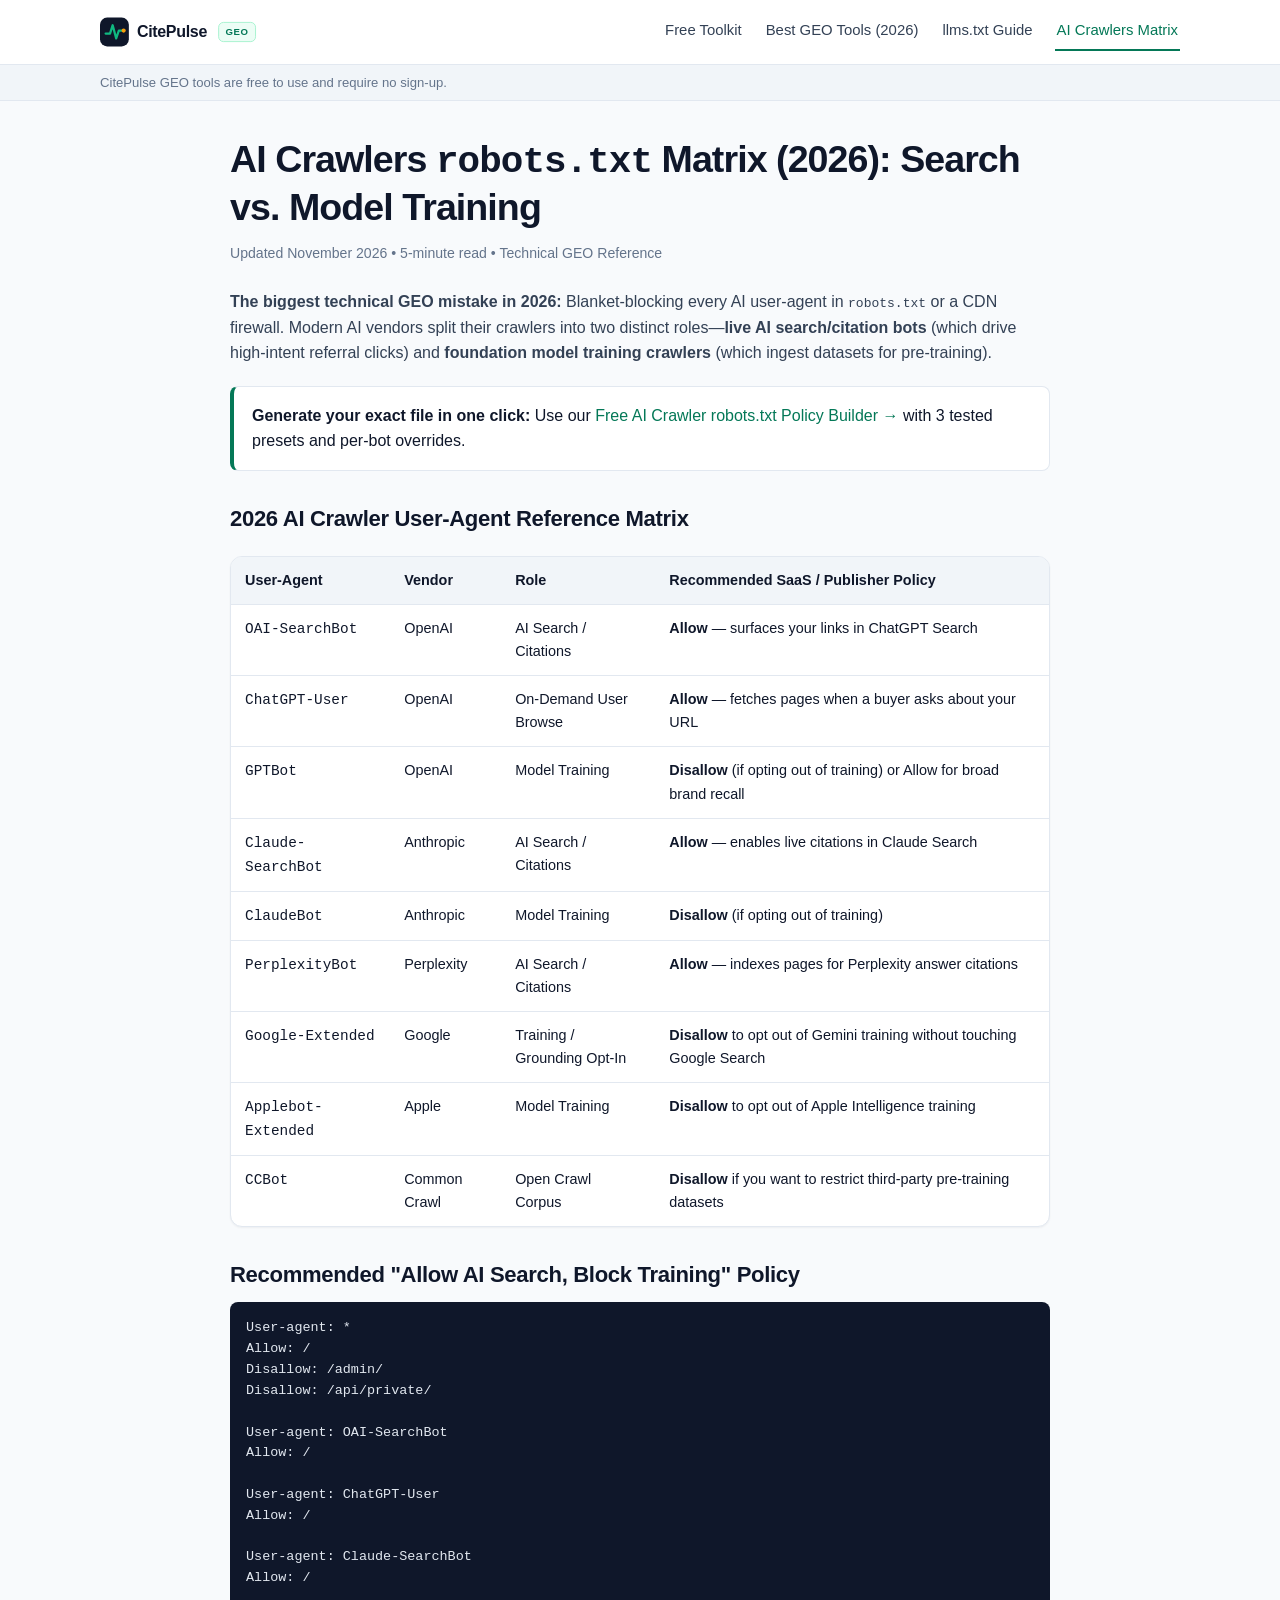
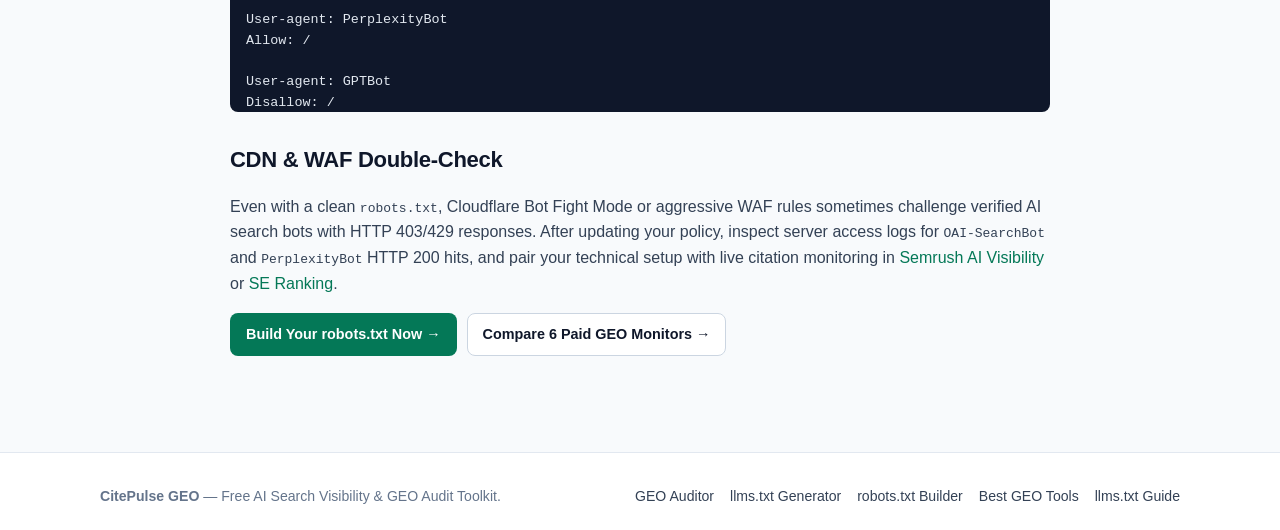
<file: robots-txt-ai-crawlers.html>
<!doctype html>
<html lang="en">
<head>
  <meta charset="utf-8">
  <meta name="viewport" content="width=device-width, initial-scale=1">
  <title>AI Crawlers robots.txt Matrix (2026): Search Citations vs. Training Bots — CitePulse GEO</title>
  <meta name="description" content="2026 reference directory of AI search and model training user-agents (OAI-SearchBot, ChatGPT-User, GPTBot, Claude-SearchBot, ClaudeBot, PerplexityBot, Google-Extended, Applebot-Extended, CCBot) plus free robots.txt generator.">
  <link rel="canonical" href="https://xuj43761-coder.github.io/citepulse-geo/robots-txt-ai-crawlers.html">
  <link rel="icon" type="image/svg+xml" href="./assets/favicon.svg">
  <meta property="og:type" content="article">
  <meta property="og:title" content="AI Crawlers robots.txt Matrix (2026): Search Citations vs. Training Bots">
  <meta property="og:description" content="Separate live AI search citation bots from foundation model training crawlers without losing ChatGPT or Perplexity referral traffic.">
  <meta property="og:url" content="https://xuj43761-coder.github.io/citepulse-geo/robots-txt-ai-crawlers.html">
  <meta property="og:image" content="https://xuj43761-coder.github.io/citepulse-geo/assets/og-card.png">
  <meta name="twitter:card" content="summary_large_image">
  <meta name="twitter:image" content="https://xuj43761-coder.github.io/citepulse-geo/assets/og-card.png">
  <link rel="stylesheet" href="./assets/styles.css">
  <script type="application/ld+json">
  {
    "@context": "https://schema.org",
    "@type": "Article",
    "headline": "AI Crawlers robots.txt Matrix (2026): Search Citations vs. Training Bots",
    "description": "Complete 2026 matrix separating live AI search citation crawlers from model training bots, with recommended robots.txt rules.",
    "datePublished": "2026-11-21",
    "dateModified": "2026-11-21",
    "author": {
      "@type": "Organization",
      "name": "CitePulse GEO"
    },
    "publisher": {
      "@type": "Organization",
      "name": "CitePulse GEO"
    },
    "mainEntityOfPage": "https://xuj43761-coder.github.io/citepulse-geo/robots-txt-ai-crawlers.html"
  }
  </script>
  <script type="application/ld+json">
  {
    "@context": "https://schema.org",
    "@type": "FAQPage",
    "mainEntity": [
      {
        "@type": "Question",
        "name": "Does blocking Google-Extended hurt my Google Search rankings?",
        "acceptedAnswer": {
          "@type": "Answer",
          "text": "No. Google-Extended controls whether your pages are used for Gemini model training and certain grounding controls, whereas Googlebot governs traditional Google Search indexing and ranking."
        }
      },
      {
        "@type": "Question",
        "name": "What happens if I block OAI-SearchBot by mistake?",
        "acceptedAnswer": {
          "@type": "Answer",
          "text": "Blocking OAI-SearchBot prevents your pages from appearing as cited links inside ChatGPT Search answers, cutting off high-intent AI search referral traffic."
        }
      }
    ]
  }
  </script>
</head>
<body>
  <header class="site-header">
    <div class="container header-inner">
      <a class="brand-link" href="./" aria-label="CitePulse GEO Home">
        <img src="./assets/logo.svg" alt="CitePulse GEO">
      </a>
      <nav class="site-nav" aria-label="Primary">
        <a href="./">Free Toolkit</a>
        <a href="./best-geo-tools-2026.html">Best GEO Tools (2026)</a>
        <a href="./llms-txt-guide.html">llms.txt Guide</a>
        <a href="./robots-txt-ai-crawlers.html" aria-current="page">AI Crawlers Matrix</a>
      </nav>
    </div>
  </header>

  <div class="disclosure-bar">
    <div class="container">
      <p>CitePulse GEO tools are free to use and require no sign-up.</p>
    </div>
  </div>

  <main class="article-wrap">
    <h1>AI Crawlers <code>robots.txt</code> Matrix (2026): Search vs. Model Training</h1>
    <div class="article-meta">Updated November 2026 &bull; 5-minute read &bull; Technical GEO Reference</div>

    <p><strong>The biggest technical GEO mistake in 2026:</strong> Blanket-blocking every AI user-agent in <code>robots.txt</code> or a CDN firewall. Modern AI vendors split their crawlers into two distinct roles—<strong>live AI search/citation bots</strong> (which drive high-intent referral clicks) and <strong>foundation model training crawlers</strong> (which ingest datasets for pre-training).</p>

    <div class="callout">
      <strong>Generate your exact file in one click:</strong> Use our <a href="./#robots">Free AI Crawler robots.txt Policy Builder &rarr;</a> with 3 tested presets and per-bot overrides.
    </div>

    <h2>2026 AI Crawler User-Agent Reference Matrix</h2>
    <div class="table-wrap">
      <table>
        <thead>
          <tr>
            <th>User-Agent</th>
            <th>Vendor</th>
            <th>Role</th>
            <th>Recommended SaaS / Publisher Policy</th>
          </tr>
        </thead>
        <tbody>
          <tr>
            <td><code>OAI-SearchBot</code></td>
            <td>OpenAI</td>
            <td>AI Search / Citations</td>
            <td><strong>Allow</strong> &mdash; surfaces your links in ChatGPT Search</td>
          </tr>
          <tr>
            <td><code>ChatGPT-User</code></td>
            <td>OpenAI</td>
            <td>On-Demand User Browse</td>
            <td><strong>Allow</strong> &mdash; fetches pages when a buyer asks about your URL</td>
          </tr>
          <tr>
            <td><code>GPTBot</code></td>
            <td>OpenAI</td>
            <td>Model Training</td>
            <td><strong>Disallow</strong> (if opting out of training) or Allow for broad brand recall</td>
          </tr>
          <tr>
            <td><code>Claude-SearchBot</code></td>
            <td>Anthropic</td>
            <td>AI Search / Citations</td>
            <td><strong>Allow</strong> &mdash; enables live citations in Claude Search</td>
          </tr>
          <tr>
            <td><code>ClaudeBot</code></td>
            <td>Anthropic</td>
            <td>Model Training</td>
            <td><strong>Disallow</strong> (if opting out of training)</td>
          </tr>
          <tr>
            <td><code>PerplexityBot</code></td>
            <td>Perplexity</td>
            <td>AI Search / Citations</td>
            <td><strong>Allow</strong> &mdash; indexes pages for Perplexity answer citations</td>
          </tr>
          <tr>
            <td><code>Google-Extended</code></td>
            <td>Google</td>
            <td>Training / Grounding Opt-In</td>
            <td><strong>Disallow</strong> to opt out of Gemini training without touching Google Search</td>
          </tr>
          <tr>
            <td><code>Applebot-Extended</code></td>
            <td>Apple</td>
            <td>Model Training</td>
            <td><strong>Disallow</strong> to opt out of Apple Intelligence training</td>
          </tr>
          <tr>
            <td><code>CCBot</code></td>
            <td>Common Crawl</td>
            <td>Open Crawl Corpus</td>
            <td><strong>Disallow</strong> if you want to restrict third-party pre-training datasets</td>
          </tr>
        </tbody>
      </table>
    </div>

    <h2>Recommended "Allow AI Search, Block Training" Policy</h2>
    <pre class="code-output">User-agent: *
Allow: /
Disallow: /admin/
Disallow: /api/private/

User-agent: OAI-SearchBot
Allow: /

User-agent: ChatGPT-User
Allow: /

User-agent: Claude-SearchBot
Allow: /

User-agent: PerplexityBot
Allow: /

User-agent: GPTBot
Disallow: /

User-agent: ClaudeBot
Disallow: /

User-agent: Google-Extended
Disallow: /

User-agent: Applebot-Extended
Disallow: /

User-agent: CCBot
Disallow: /</pre>

    <h2>CDN &amp; WAF Double-Check</h2>
    <p>Even with a clean <code>robots.txt</code>, Cloudflare Bot Fight Mode or aggressive WAF rules sometimes challenge verified AI search bots with HTTP 403/429 responses. After updating your policy, inspect server access logs for <code>OAI-SearchBot</code> and <code>PerplexityBot</code> HTTP 200 hits, and pair your technical setup with live citation monitoring in <a href="#" data-affiliate="semrush" data-placement="robots_guide">Semrush AI Visibility</a> or <a href="#" data-affiliate="seranking" data-placement="robots_guide">SE Ranking</a>.</p>

    <div class="btn-row">
      <a class="btn btn-primary" href="./#robots">Build Your robots.txt Now &rarr;</a>
      <a class="btn btn-secondary" href="./best-geo-tools-2026.html">Compare 6 Paid GEO Monitors &rarr;</a>
    </div>
  </main>

  <footer class="site-footer">
    <div class="container footer-grid">
      <div>
        <strong>CitePulse GEO</strong> &mdash; Free AI Search Visibility &amp; GEO Audit Toolkit.
      </div>
      <div class="footer-links">
        <a href="./#auditor">GEO Auditor</a>
        <a href="./#llmstxt">llms.txt Generator</a>
        <a href="./#robots">robots.txt Builder</a>
        <a href="./best-geo-tools-2026.html">Best GEO Tools</a>
        <a href="./llms-txt-guide.html">llms.txt Guide</a>
      </div>
    </div>
  </footer>

  <script type="module" src="./assets/app.js"></script>
</body>
</html>
</file>
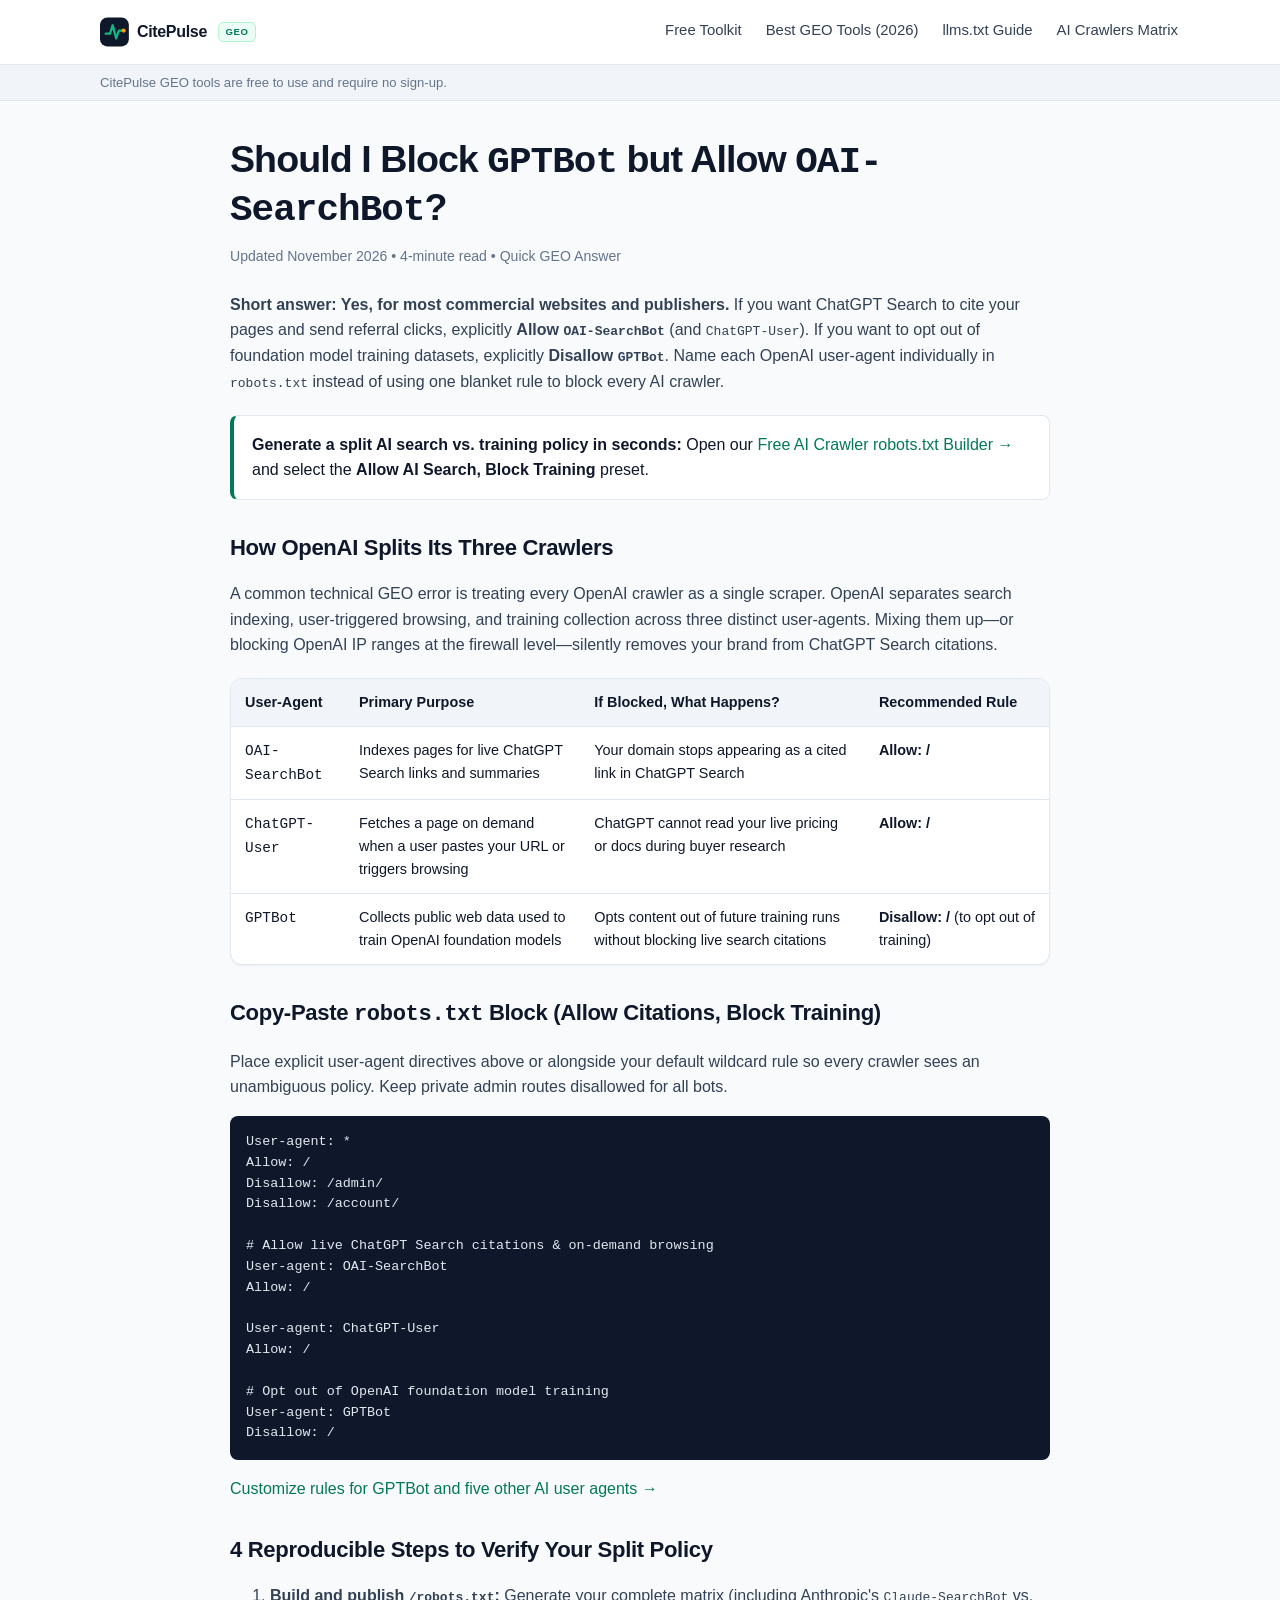
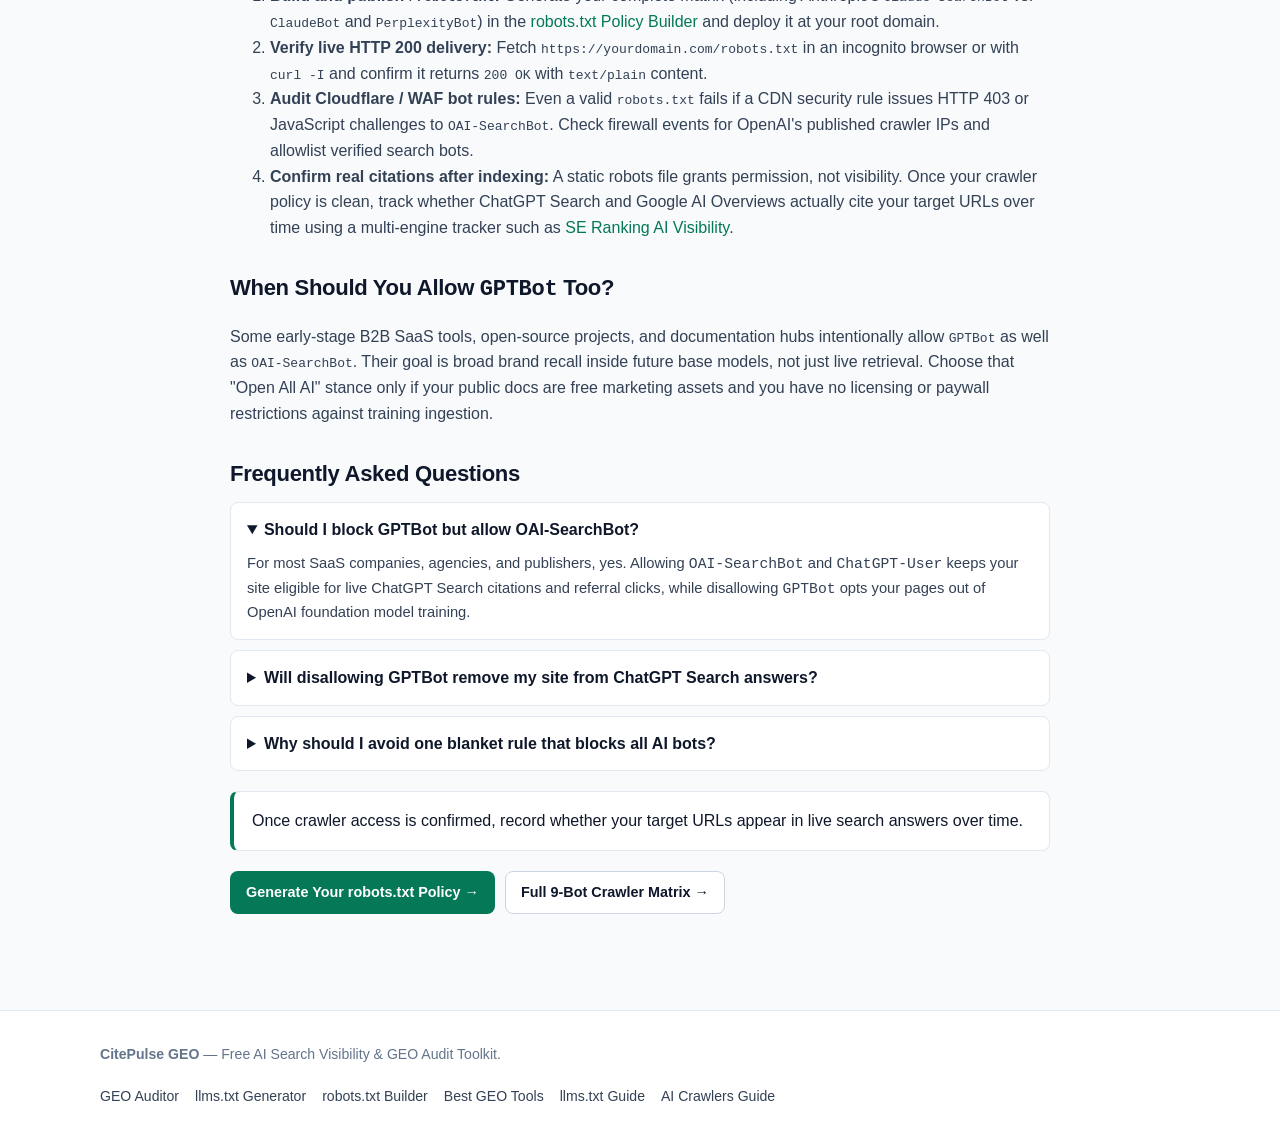
<file: should-i-block-gptbot.html>
<!doctype html>
<html lang="en">
<head>
  <meta charset="utf-8">
  <meta name="viewport" content="width=device-width, initial-scale=1">
  <title>Should I Block GPTBot but Allow OAI-SearchBot? (2026 Policy Guide) — CitePulse GEO</title>
  <meta name="description" content="Yes for most SaaS and content sites: allow OAI-SearchBot for live ChatGPT Search citations and disallow GPTBot if you want to opt out of model training. Copy-paste robots.txt rules inside.">
  <link rel="canonical" href="https://xuj43761-coder.github.io/citepulse-geo/should-i-block-gptbot.html">
  <link rel="icon" type="image/svg+xml" href="./assets/favicon.svg">
  <meta property="og:type" content="article">
  <meta property="og:title" content="Should I Block GPTBot but Allow OAI-SearchBot? (2026 Policy Guide)">
  <meta property="og:description" content="Allow OAI-SearchBot for live ChatGPT citations while disallowing GPTBot for model training—plus CDN/WAF checks and a free robots.txt builder.">
  <meta property="og:url" content="https://xuj43761-coder.github.io/citepulse-geo/should-i-block-gptbot.html">
  <meta property="og:image" content="https://xuj43761-coder.github.io/citepulse-geo/assets/og-card.png">
  <meta name="twitter:card" content="summary_large_image">
  <meta name="twitter:image" content="https://xuj43761-coder.github.io/citepulse-geo/assets/og-card.png">
  <link rel="stylesheet" href="./assets/styles.css">
  <script type="application/ld+json">
  {
    "@context": "https://schema.org",
    "@type": "Article",
    "headline": "Should I Block GPTBot but Allow OAI-SearchBot? (2026 Policy Guide)",
    "description": "Clear robots.txt decision guide explaining why most publishers allow OAI-SearchBot and ChatGPT-User for citations while disallowing GPTBot for model training.",
    "datePublished": "2026-11-22",
    "dateModified": "2026-11-22",
    "author": {
      "@type": "Organization",
      "name": "CitePulse GEO"
    },
    "publisher": {
      "@type": "Organization",
      "name": "CitePulse GEO"
    },
    "mainEntityOfPage": "https://xuj43761-coder.github.io/citepulse-geo/should-i-block-gptbot.html"
  }
  </script>
  <script type="application/ld+json">
  {
    "@context": "https://schema.org",
    "@type": "FAQPage",
    "mainEntity": [
      {
        "@type": "Question",
        "name": "Should I block GPTBot but allow OAI-SearchBot?",
        "acceptedAnswer": {
          "@type": "Answer",
          "text": "For most SaaS companies, agencies, and publishers, yes. Allowing OAI-SearchBot and ChatGPT-User keeps your site eligible for live ChatGPT Search citations and referral clicks, while disallowing GPTBot opts your pages out of OpenAI foundation model training."
        }
      },
      {
        "@type": "Question",
        "name": "Will disallowing GPTBot remove my site from ChatGPT Search answers?",
        "acceptedAnswer": {
          "@type": "Answer",
          "text": "No, provided OAI-SearchBot is explicitly allowed in robots.txt and not blocked by your CDN or WAF. OpenAI documents GPTBot and OAI-SearchBot as separate user-agents with distinct roles."
        }
      },
      {
        "@type": "Question",
        "name": "Why should I avoid one blanket rule that blocks all AI bots?",
        "acceptedAnswer": {
          "@type": "Answer",
          "text": "Blanket AI blocks cut off live retrieval bots like OAI-SearchBot, PerplexityBot, and Claude-SearchBot alongside training scrapers, eliminating high-intent citation traffic from AI search engines."
        }
      }
    ]
  }
  </script>
</head>
<body>
  <header class="site-header">
    <div class="container header-inner">
      <a class="brand-link" href="./" aria-label="CitePulse GEO Home">
        <img src="./assets/logo.svg" alt="CitePulse GEO">
      </a>
      <nav class="site-nav" aria-label="Primary">
        <a href="./">Free Toolkit</a>
        <a href="./best-geo-tools-2026.html">Best GEO Tools (2026)</a>
        <a href="./llms-txt-guide.html">llms.txt Guide</a>
        <a href="./robots-txt-ai-crawlers.html">AI Crawlers Matrix</a>
      </nav>
    </div>
  </header>

  <div class="disclosure-bar">
    <div class="container">
      <p>CitePulse GEO tools are free to use and require no sign-up.</p>
    </div>
  </div>

  <main class="article-wrap">
    <h1>Should I Block <code>GPTBot</code> but Allow <code>OAI-SearchBot</code>?</h1>
    <div class="article-meta">Updated November 2026 &bull; 4-minute read &bull; Quick GEO Answer</div>

    <p><strong>Short answer: Yes, for most commercial websites and publishers.</strong> If you want ChatGPT Search to cite your pages and send referral clicks, explicitly <strong>Allow <code>OAI-SearchBot</code></strong> (and <code>ChatGPT-User</code>). If you want to opt out of foundation model training datasets, explicitly <strong>Disallow <code>GPTBot</code></strong>. Name each OpenAI user-agent individually in <code>robots.txt</code> instead of using one blanket rule to block every AI crawler.</p>

    <div class="callout">
      <strong>Generate a split AI search vs. training policy in seconds:</strong> Open our <a href="./#robots">Free AI Crawler robots.txt Builder &rarr;</a> and select the <strong>Allow AI Search, Block Training</strong> preset.
    </div>

    <h2>How OpenAI Splits Its Three Crawlers</h2>
    <p>A common technical GEO error is treating every OpenAI crawler as a single scraper. OpenAI separates search indexing, user-triggered browsing, and training collection across three distinct user-agents. Mixing them up—or blocking OpenAI IP ranges at the firewall level—silently removes your brand from ChatGPT Search citations.</p>

    <div class="table-wrap">
      <table>
        <thead>
          <tr>
            <th>User-Agent</th>
            <th>Primary Purpose</th>
            <th>If Blocked, What Happens?</th>
            <th>Recommended Rule</th>
          </tr>
        </thead>
        <tbody>
          <tr>
            <td><code>OAI-SearchBot</code></td>
            <td>Indexes pages for live ChatGPT Search links and summaries</td>
            <td>Your domain stops appearing as a cited link in ChatGPT Search</td>
            <td><strong>Allow: /</strong></td>
          </tr>
          <tr>
            <td><code>ChatGPT-User</code></td>
            <td>Fetches a page on demand when a user pastes your URL or triggers browsing</td>
            <td>ChatGPT cannot read your live pricing or docs during buyer research</td>
            <td><strong>Allow: /</strong></td>
          </tr>
          <tr>
            <td><code>GPTBot</code></td>
            <td>Collects public web data used to train OpenAI foundation models</td>
            <td>Opts content out of future training runs without blocking live search citations</td>
            <td><strong>Disallow: /</strong> (to opt out of training)</td>
          </tr>
        </tbody>
      </table>
    </div>

    <h2>Copy-Paste <code>robots.txt</code> Block (Allow Citations, Block Training)</h2>
    <p>Place explicit user-agent directives above or alongside your default wildcard rule so every crawler sees an unambiguous policy. Keep private admin routes disallowed for all bots.</p>

    <pre class="code-output">User-agent: *
Allow: /
Disallow: /admin/
Disallow: /account/

# Allow live ChatGPT Search citations &amp; on-demand browsing
User-agent: OAI-SearchBot
Allow: /

User-agent: ChatGPT-User
Allow: /

# Opt out of OpenAI foundation model training
User-agent: GPTBot
Disallow: /</pre>

    <p><a href="./ai-crawler-robots-llms-generator.html">Customize rules for GPTBot and five other AI user agents &rarr;</a></p>

    <h2>4 Reproducible Steps to Verify Your Split Policy</h2>
    <ol>
      <li><strong>Build and publish <code>/robots.txt</code>:</strong> Generate your complete matrix (including Anthropic's <code>Claude-SearchBot</code> vs. <code>ClaudeBot</code> and <code>PerplexityBot</code>) in the <a href="./#robots">robots.txt Policy Builder</a> and deploy it at your root domain.</li>
      <li><strong>Verify live HTTP 200 delivery:</strong> Fetch <code>https://yourdomain.com/robots.txt</code> in an incognito browser or with <code>curl -I</code> and confirm it returns <code>200 OK</code> with <code>text/plain</code> content.</li>
      <li><strong>Audit Cloudflare / WAF bot rules:</strong> Even a valid <code>robots.txt</code> fails if a CDN security rule issues HTTP 403 or JavaScript challenges to <code>OAI-SearchBot</code>. Check firewall events for OpenAI's published crawler IPs and allowlist verified search bots.</li>
      <li><strong>Confirm real citations after indexing:</strong> A static robots file grants permission, not visibility. Once your crawler policy is clean, track whether ChatGPT Search and Google AI Overviews actually cite your target URLs over time using a multi-engine tracker such as <a href="#" data-affiliate="seranking" data-placement="gptbot_guide_inline">SE Ranking AI Visibility</a>.</li>
    </ol>

    <h2>When Should You Allow <code>GPTBot</code> Too?</h2>
    <p>Some early-stage B2B SaaS tools, open-source projects, and documentation hubs intentionally allow <code>GPTBot</code> as well as <code>OAI-SearchBot</code>. Their goal is broad brand recall inside future base models, not just live retrieval. Choose that "Open All AI" stance only if your public docs are free marketing assets and you have no licensing or paywall restrictions against training ingestion.</p>

    <h2>Frequently Asked Questions</h2>
    <div class="faq-list">
      <details class="faq-item" open>
        <summary>Should I block GPTBot but allow OAI-SearchBot?</summary>
        <p>For most SaaS companies, agencies, and publishers, yes. Allowing <code>OAI-SearchBot</code> and <code>ChatGPT-User</code> keeps your site eligible for live ChatGPT Search citations and referral clicks, while disallowing <code>GPTBot</code> opts your pages out of OpenAI foundation model training.</p>
      </details>
      <details class="faq-item">
        <summary>Will disallowing GPTBot remove my site from ChatGPT Search answers?</summary>
        <p>No, provided <code>OAI-SearchBot</code> is explicitly allowed in <code>robots.txt</code> and not blocked by your CDN or WAF. OpenAI documents <code>GPTBot</code> and <code>OAI-SearchBot</code> as separate user-agents with distinct roles.</p>
      </details>
      <details class="faq-item">
        <summary>Why should I avoid one blanket rule that blocks all AI bots?</summary>
        <p>Blanket AI blocks cut off live retrieval bots like <code>OAI-SearchBot</code>, <code>PerplexityBot</code>, and <code>Claude-SearchBot</code> alongside training scrapers, eliminating high-intent citation traffic from AI search engines.</p>
      </details>
    </div>

    <div class="callout">
      Once crawler access is confirmed, record whether your target URLs appear in live search answers over time.
    </div>

    <div class="btn-row">
      <a class="btn btn-primary" href="./#robots">Generate Your robots.txt Policy &rarr;</a>
      <a class="btn btn-secondary" href="./robots-txt-ai-crawlers.html">Full 9-Bot Crawler Matrix &rarr;</a>
    </div>
  </main>

  <footer class="site-footer">
    <div class="container footer-grid">
      <div>
        <strong>CitePulse GEO</strong> &mdash; Free AI Search Visibility &amp; GEO Audit Toolkit.
      </div>
      <div class="footer-links">
        <a href="./#auditor">GEO Auditor</a>
        <a href="./#llmstxt">llms.txt Generator</a>
        <a href="./#robots">robots.txt Builder</a>
        <a href="./best-geo-tools-2026.html">Best GEO Tools</a>
        <a href="./llms-txt-guide.html">llms.txt Guide</a>
        <a href="./robots-txt-ai-crawlers.html">AI Crawlers Guide</a>
      </div>
    </div>
  </footer>

  <script type="module" src="./assets/app.js"></script>
</body>
</html>
</file>
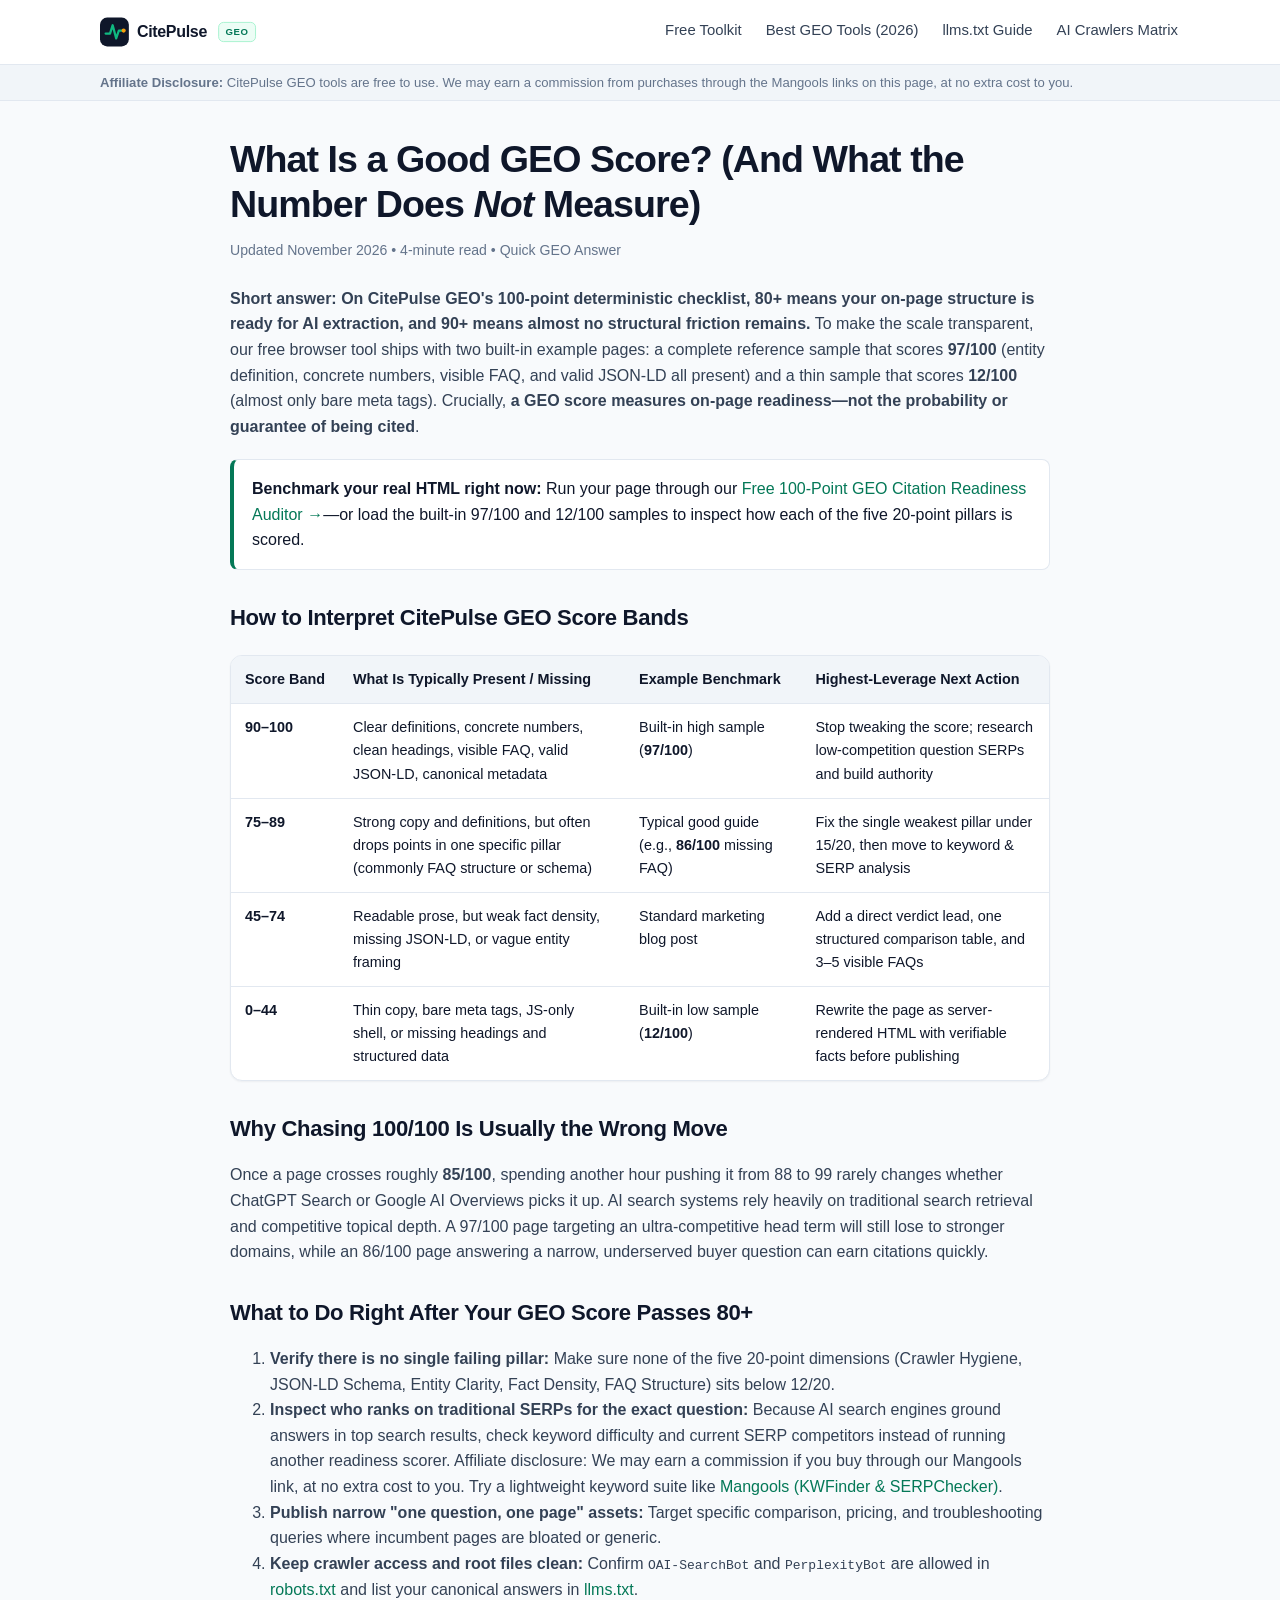
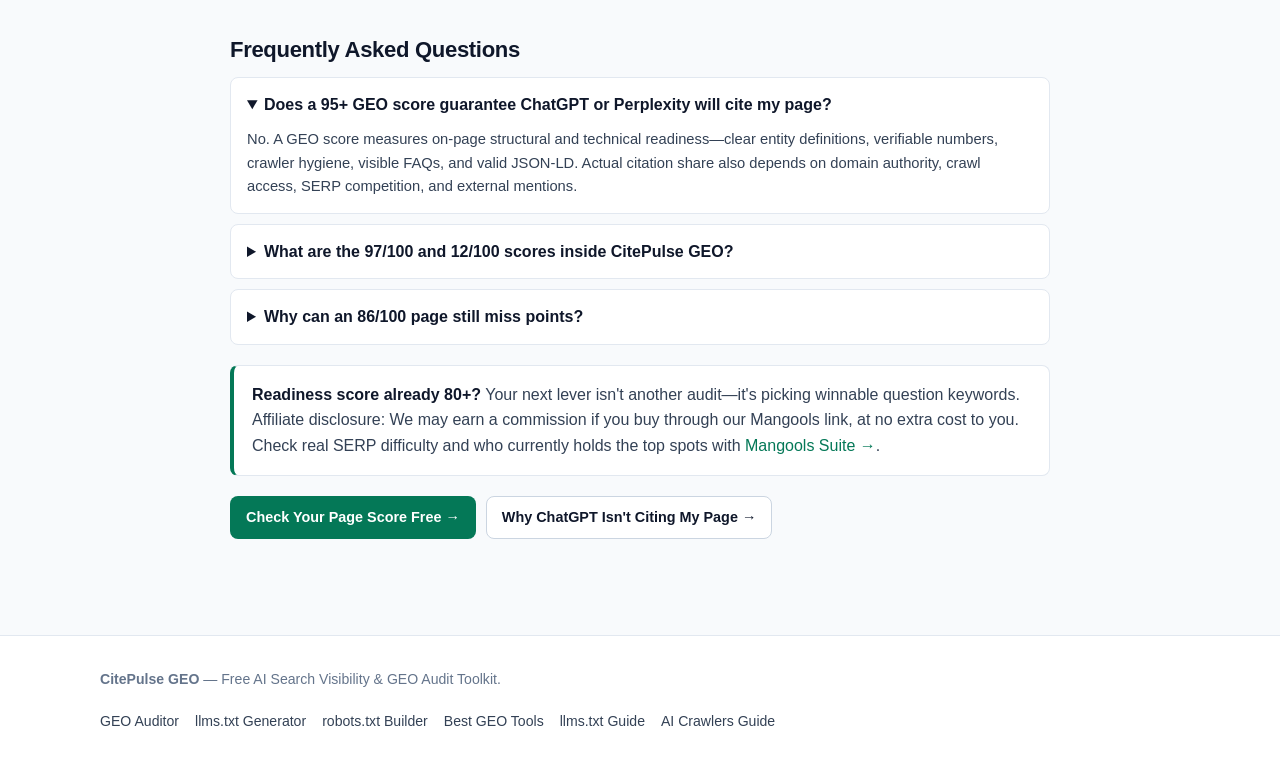
<file: what-is-a-good-geo-score.html>
<!doctype html>
<html lang="en">
<head>
  <meta charset="utf-8">
  <meta name="viewport" content="width=device-width, initial-scale=1">
  <title>What Is a Good GEO Score? (100-Point Readiness Benchmarks) — CitePulse GEO</title>
  <meta name="description" content="A GEO score measures structural citation readiness, not citation probability. See how our 97/100 and 12/100 built-in samples score—and what to do after you pass 80+.">
  <link rel="canonical" href="https://xuj43761-coder.github.io/citepulse-geo/what-is-a-good-geo-score.html">
  <link rel="icon" type="image/svg+xml" href="./assets/favicon.svg">
  <meta property="og:type" content="article">
  <meta property="og:title" content="What Is a Good GEO Score? (100-Point Readiness Benchmarks)">
  <meta property="og:description" content="Understand what 97/100, 86/100, and 12/100 mean on a 100-point GEO readiness rubric—and why SERP competition matters once your page structure passes.">
  <meta property="og:url" content="https://xuj43761-coder.github.io/citepulse-geo/what-is-a-good-geo-score.html">
  <meta property="og:image" content="https://xuj43761-coder.github.io/citepulse-geo/assets/og-card.png">
  <meta name="twitter:card" content="summary_large_image">
  <meta name="twitter:image" content="https://xuj43761-coder.github.io/citepulse-geo/assets/og-card.png">
  <link rel="stylesheet" href="./assets/styles.css">
  <script type="application/ld+json">
  {
    "@context": "https://schema.org",
    "@type": "Article",
    "headline": "What Is a Good GEO Score? (100-Point Readiness Benchmarks)",
    "description": "Honest explanation of 100-point GEO readiness scores, built-in 97/100 and 12/100 reference samples, and the next SEO step after technical readiness passes.",
    "datePublished": "2026-11-22",
    "dateModified": "2026-11-22",
    "author": {
      "@type": "Organization",
      "name": "CitePulse GEO"
    },
    "publisher": {
      "@type": "Organization",
      "name": "CitePulse GEO"
    },
    "mainEntityOfPage": "https://xuj43761-coder.github.io/citepulse-geo/what-is-a-good-geo-score.html"
  }
  </script>
  <script type="application/ld+json">
  {
    "@context": "https://schema.org",
    "@type": "FAQPage",
    "mainEntity": [
      {
        "@type": "Question",
        "name": "Does a 95+ GEO score guarantee ChatGPT or Perplexity will cite my page?",
        "acceptedAnswer": {
          "@type": "Answer",
          "text": "No. A GEO score measures on-page structural and technical readiness—clear entity definitions, verifiable numbers, crawler hygiene, visible FAQs, and valid JSON-LD. Actual citation share also depends on domain authority, crawl access, SERP competition, and external mentions."
        }
      },
      {
        "@type": "Question",
        "name": "What are the 97/100 and 12/100 scores inside CitePulse GEO?",
        "acceptedAnswer": {
          "@type": "Answer",
          "text": "They are deterministic built-in example templates included in our browser auditor so you can test how the rubric behaves: 97/100 represents a complete reference page with definitions, stats, FAQ, and JSON-LD, while 12/100 represents a thin page with almost only bare metadata."
        }
      },
      {
        "@type": "Question",
        "name": "Why can an 86/100 page still miss points?",
        "acceptedAnswer": {
          "@type": "Answer",
          "text": "Because the rubric weights five 20-point pillars independently. A well-written guide with strong definitions and statistics can score 86/100 overall while still dropping 10 to 14 points on visible FAQ coverage or matching FAQPage JSON-LD."
        }
      }
    ]
  }
  </script>
</head>
<body>
  <header class="site-header">
    <div class="container header-inner">
      <a class="brand-link" href="./" aria-label="CitePulse GEO Home">
        <img src="./assets/logo.svg" alt="CitePulse GEO">
      </a>
      <nav class="site-nav" aria-label="Primary">
        <a href="./">Free Toolkit</a>
        <a href="./best-geo-tools-2026.html">Best GEO Tools (2026)</a>
        <a href="./llms-txt-guide.html">llms.txt Guide</a>
        <a href="./robots-txt-ai-crawlers.html">AI Crawlers Matrix</a>
      </nav>
    </div>
  </header>

  <div class="disclosure-bar">
    <div class="container">
      <p><strong>Affiliate Disclosure:</strong> CitePulse GEO tools are free to use. We may earn a commission from purchases through the Mangools links on this page, at no extra cost to you.</p>
    </div>
  </div>

  <main class="article-wrap">
    <h1>What Is a Good GEO Score? (And What the Number Does <em>Not</em> Measure)</h1>
    <div class="article-meta">Updated November 2026 &bull; 4-minute read &bull; Quick GEO Answer</div>

    <p><strong>Short answer: On CitePulse GEO's 100-point deterministic checklist, 80+ means your on-page structure is ready for AI extraction, and 90+ means almost no structural friction remains.</strong> To make the scale transparent, our free browser tool ships with two built-in example pages: a complete reference sample that scores <strong>97/100</strong> (entity definition, concrete numbers, visible FAQ, and valid JSON-LD all present) and a thin sample that scores <strong>12/100</strong> (almost only bare meta tags). Crucially, <strong>a GEO score measures on-page readiness—not the probability or guarantee of being cited</strong>.</p>

    <div class="callout">
      <strong>Benchmark your real HTML right now:</strong> Run your page through our <a href="./#auditor">Free 100-Point GEO Citation Readiness Auditor &rarr;</a>—or load the built-in 97/100 and 12/100 samples to inspect how each of the five 20-point pillars is scored.
    </div>

    <h2>How to Interpret CitePulse GEO Score Bands</h2>
    <div class="table-wrap">
      <table>
        <thead>
          <tr>
            <th>Score Band</th>
            <th>What Is Typically Present / Missing</th>
            <th>Example Benchmark</th>
            <th>Highest-Leverage Next Action</th>
          </tr>
        </thead>
        <tbody>
          <tr>
            <td><strong>90&ndash;100</strong></td>
            <td>Clear definitions, concrete numbers, clean headings, visible FAQ, valid JSON-LD, canonical metadata</td>
            <td>Built-in high sample (<strong>97/100</strong>)</td>
            <td>Stop tweaking the score; research low-competition question SERPs and build authority</td>
          </tr>
          <tr>
            <td><strong>75&ndash;89</strong></td>
            <td>Strong copy and definitions, but often drops points in one specific pillar (commonly FAQ structure or schema)</td>
            <td>Typical good guide (e.g., <strong>86/100</strong> missing FAQ)</td>
            <td>Fix the single weakest pillar under 15/20, then move to keyword &amp; SERP analysis</td>
          </tr>
          <tr>
            <td><strong>45&ndash;74</strong></td>
            <td>Readable prose, but weak fact density, missing JSON-LD, or vague entity framing</td>
            <td>Standard marketing blog post</td>
            <td>Add a direct verdict lead, one structured comparison table, and 3&ndash;5 visible FAQs</td>
          </tr>
          <tr>
            <td><strong>0&ndash;44</strong></td>
            <td>Thin copy, bare meta tags, JS-only shell, or missing headings and structured data</td>
            <td>Built-in low sample (<strong>12/100</strong>)</td>
            <td>Rewrite the page as server-rendered HTML with verifiable facts before publishing</td>
          </tr>
        </tbody>
      </table>
    </div>

    <h2>Why Chasing 100/100 Is Usually the Wrong Move</h2>
    <p>Once a page crosses roughly <strong>85/100</strong>, spending another hour pushing it from 88 to 99 rarely changes whether ChatGPT Search or Google AI Overviews picks it up. AI search systems rely heavily on traditional search retrieval and competitive topical depth. A 97/100 page targeting an ultra-competitive head term will still lose to stronger domains, while an 86/100 page answering a narrow, underserved buyer question can earn citations quickly.</p>

    <h2 id="keyword-research">What to Do Right After Your GEO Score Passes 80+</h2>
    <ol>
      <li><strong>Verify there is no single failing pillar:</strong> Make sure none of the five 20-point dimensions (Crawler Hygiene, JSON-LD Schema, Entity Clarity, Fact Density, FAQ Structure) sits below 12/20.</li>
      <li><strong>Inspect who ranks on traditional SERPs for the exact question:</strong> Because AI search engines ground answers in top search results, check keyword difficulty and current SERP competitors instead of running another readiness scorer. Affiliate disclosure: We may earn a commission if you buy through our Mangools link, at no extra cost to you. Try a lightweight keyword suite like <a href="#" data-affiliate="mangools" data-placement="geo_score_guide_inline">Mangools (KWFinder &amp; SERPChecker)</a>.</li>
      <li><strong>Publish narrow "one question, one page" assets:</strong> Target specific comparison, pricing, and troubleshooting queries where incumbent pages are bloated or generic.</li>
      <li><strong>Keep crawler access and root files clean:</strong> Confirm <code>OAI-SearchBot</code> and <code>PerplexityBot</code> are allowed in <a href="./#robots">robots.txt</a> and list your canonical answers in <a href="./#llmstxt">llms.txt</a>.</li>
    </ol>

    <h2>Frequently Asked Questions</h2>
    <div class="faq-list">
      <details class="faq-item" open>
        <summary>Does a 95+ GEO score guarantee ChatGPT or Perplexity will cite my page?</summary>
        <p>No. A GEO score measures on-page structural and technical readiness—clear entity definitions, verifiable numbers, crawler hygiene, visible FAQs, and valid JSON-LD. Actual citation share also depends on domain authority, crawl access, SERP competition, and external mentions.</p>
      </details>
      <details class="faq-item">
        <summary>What are the 97/100 and 12/100 scores inside CitePulse GEO?</summary>
        <p>They are deterministic built-in example templates included in our browser auditor so you can test how the rubric behaves: 97/100 represents a complete reference page with definitions, stats, FAQ, and JSON-LD, while 12/100 represents a thin page with almost only bare metadata.</p>
      </details>
      <details class="faq-item">
        <summary>Why can an 86/100 page still miss points?</summary>
        <p>Because the rubric weights five 20-point pillars independently. A well-written guide with strong definitions and statistics can score 86/100 overall while still dropping 10 to 14 points on visible FAQ coverage or matching <code>FAQPage</code> JSON-LD.</p>
      </details>
    </div>

    <div class="callout">
      <p style="margin:0;"><strong>Readiness score already 80+?</strong> Your next lever isn't another audit—it's picking winnable question keywords. Affiliate disclosure: We may earn a commission if you buy through our Mangools link, at no extra cost to you. Check real SERP difficulty and who currently holds the top spots with <a href="#" data-affiliate="mangools" data-placement="geo_score_guide_callout">Mangools Suite &rarr;</a>.</p>
    </div>

    <div class="btn-row">
      <a class="btn btn-primary" href="./#auditor">Check Your Page Score Free &rarr;</a>
      <a class="btn btn-secondary" href="./chatgpt-not-citing-my-page.html">Why ChatGPT Isn't Citing My Page &rarr;</a>
    </div>
  </main>

  <footer class="site-footer">
    <div class="container footer-grid">
      <div>
        <strong>CitePulse GEO</strong> &mdash; Free AI Search Visibility &amp; GEO Audit Toolkit.
      </div>
      <div class="footer-links">
        <a href="./#auditor">GEO Auditor</a>
        <a href="./#llmstxt">llms.txt Generator</a>
        <a href="./#robots">robots.txt Builder</a>
        <a href="./best-geo-tools-2026.html">Best GEO Tools</a>
        <a href="./llms-txt-guide.html">llms.txt Guide</a>
        <a href="./robots-txt-ai-crawlers.html">AI Crawlers Guide</a>
      </div>
    </div>
  </footer>

  <script type="module" src="./assets/app.js"></script>
</body>
</html>
</file>
<file: assets/styles.css>
/* CitePulse GEO — Light Editorial SaaS Stylesheet */
:root {
  --bg: #f8fafc;
  --surface: #ffffff;
  --surface-muted: #f1f5f9;
  --ink: #0f172a;
  --ink-secondary: #334155;
  --ink-muted: #64748b;
  --border: #e2e8f0;
  --border-strong: #cbd5e1;
  --primary: #047857;
  --primary-hover: #065f46;
  --primary-soft: #ecfdf5;
  --primary-border: #a7f3d0;
  --amber: #b45309;
  --amber-soft: #fffbeb;
  --amber-border: #fde68a;
  --danger: #b91c1c;
  --danger-soft: #fef2f2;
  --danger-border: #fecaca;
  --radius: 12px;
  --radius-sm: 8px;
  --shadow-sm: 0 1px 2px rgba(15, 23, 42, 0.05);
  --shadow: 0 4px 16px rgba(15, 23, 42, 0.06);
  --max-w: 1120px;
  --font-sans: -apple-system, BlinkMacSystemFont, "Inter", "Segoe UI", Roboto, Helvetica, Arial, sans-serif;
  --font-mono: ui-monospace, SFMono-Regular, Menlo, Monaco, Consolas, "Liberation Mono", monospace;
}

*, *::before, *::after {
  box-sizing: border-box;
}

html {
  scroll-behavior: smooth;
}

body {
  margin: 0;
  font-family: var(--font-sans);
  background: var(--bg);
  color: var(--ink);
  line-height: 1.6;
  -webkit-font-smoothing: antialiased;
}

a {
  color: var(--primary);
  text-decoration: none;
}

a:hover {
  text-decoration: underline;
}

img {
  max-width: 100%;
  display: block;
}

.container {
  width: 100%;
  max-width: var(--max-w);
  margin: 0 auto;
  padding: 0 20px;
}

/* Anchor offset under sticky header */
html {
  scroll-padding-top: 96px;
}

main [id],
h2[id],
h3[id] {
  scroll-margin-top: 96px;
}

/* Header */
.site-header {
  position: sticky;
  top: 0;
  z-index: 40;
  background: rgba(255, 255, 255, 0.94);
  backdrop-filter: blur(10px);
  border-bottom: 1px solid var(--border);
}

.header-inner {
  display: flex;
  align-items: center;
  justify-content: space-between;
  min-height: 64px;
  gap: 16px;
}

.brand-link {
  display: inline-flex;
  align-items: center;
  gap: 10px;
  text-decoration: none !important;
}

.brand-link img {
  height: 32px;
  width: auto;
}

.site-nav {
  display: flex;
  align-items: center;
  gap: 20px;
  flex-wrap: wrap;
}

.site-nav a {
  color: var(--ink-secondary);
  font-size: 0.93rem;
  font-weight: 500;
  padding: 6px 2px;
  border-bottom: 2px solid transparent;
  transition: color 0.15s ease, border-color 0.15s ease;
}

.site-nav a:hover,
.site-nav a[aria-current="page"] {
  color: var(--primary);
  border-bottom-color: var(--primary);
  text-decoration: none;
}

.disclosure-bar {
  background: var(--surface-muted);
  border-bottom: 1px solid var(--border);
  font-size: 0.82rem;
  color: var(--ink-muted);
  padding: 7px 0;
}

.disclosure-bar p {
  margin: 0;
}

/* Hero */
.hero {
  padding: 44px 0 28px;
}

.hero-badge {
  display: inline-flex;
  align-items: center;
  gap: 8px;
  background: var(--primary-soft);
  color: var(--primary);
  border: 1px solid var(--primary-border);
  border-radius: 999px;
  padding: 4px 12px;
  font-size: 0.82rem;
  font-weight: 600;
  margin-bottom: 14px;
}

.hero h1 {
  margin: 0 0 12px;
  font-size: clamp(1.85rem, 3.6vw, 2.75rem);
  line-height: 1.16;
  letter-spacing: -0.025em;
  max-width: 820px;
}

.hero-sub {
  margin: 0 0 20px;
  font-size: 1.08rem;
  color: var(--ink-secondary);
  max-width: 740px;
}

.trust-row {
  display: flex;
  flex-wrap: wrap;
  gap: 16px;
  font-size: 0.88rem;
  color: var(--ink-muted);
}

.trust-row span {
  display: inline-flex;
  align-items: center;
  gap: 6px;
}

.dot {
  width: 7px;
  height: 7px;
  border-radius: 50%;
  background: var(--primary);
  display: inline-block;
}

/* Workspace Card & Tabs */
.workspace-card {
  background: var(--surface);
  border: 1px solid var(--border);
  border-radius: var(--radius);
  box-shadow: var(--shadow);
  overflow: hidden;
  margin-bottom: 40px;
}

.tool-tabs {
  display: flex;
  gap: 4px;
  padding: 10px 12px 0;
  background: var(--surface-muted);
  border-bottom: 1px solid var(--border);
  overflow-x: auto;
}

.tool-tab {
  appearance: none;
  border: 1px solid transparent;
  border-bottom: none;
  background: transparent;
  color: var(--ink-secondary);
  font-family: inherit;
  font-size: 0.94rem;
  font-weight: 600;
  padding: 11px 18px;
  border-radius: 9px 9px 0 0;
  cursor: pointer;
  white-space: nowrap;
  display: inline-flex;
  align-items: center;
  gap: 8px;
  transition: background 0.15s ease, color 0.15s ease;
}

.tool-tab:hover {
  color: var(--ink);
  background: rgba(255, 255, 255, 0.55);
}

.tool-tab.is-active {
  background: var(--surface);
  color: var(--primary);
  border-color: var(--border);
  margin-bottom: -1px;
  padding-bottom: 12px;
}

.tab-num {
  display: inline-flex;
  align-items: center;
  justify-content: center;
  width: 21px;
  height: 21px;
  border-radius: 6px;
  font-size: 0.76rem;
  background: var(--surface-muted);
  color: var(--ink-secondary);
  font-variant-numeric: tabular-nums;
}

.tool-tab.is-active .tab-num {
  background: var(--primary-soft);
  color: var(--primary);
}

.tool-panel {
  display: none;
  padding: 24px;
}

.tool-panel.is-active {
  display: block;
}

.panel-grid {
  display: grid;
  grid-template-columns: minmax(0, 1.05fr) minmax(0, 0.95fr);
  gap: 24px;
  align-items: start;
}

/* Forms & Controls */
.field {
  margin-bottom: 14px;
}

.field label {
  display: block;
  font-size: 0.86rem;
  font-weight: 600;
  color: var(--ink);
  margin-bottom: 5px;
}

.field-hint {
  display: block;
  font-size: 0.8rem;
  color: var(--ink-muted);
  margin-top: 4px;
}

input[type="text"],
input[type="url"],
textarea,
select {
  width: 100%;
  font-family: inherit;
  font-size: 0.93rem;
  color: var(--ink);
  background: var(--surface);
  border: 1px solid var(--border-strong);
  border-radius: var(--radius-sm);
  padding: 10px 12px;
  transition: border-color 0.15s ease, box-shadow 0.15s ease;
}

textarea.code-input,
pre.code-output {
  font-family: var(--font-mono);
  font-size: 0.84rem;
  line-height: 1.55;
}

input:focus,
textarea:focus,
select:focus {
  outline: none;
  border-color: var(--primary);
  box-shadow: 0 0 0 3px rgba(4, 120, 87, 0.14);
}

.btn-row {
  display: flex;
  flex-wrap: wrap;
  gap: 10px;
  align-items: center;
  margin-top: 12px;
}

.btn {
  appearance: none;
  border: 1px solid transparent;
  border-radius: var(--radius-sm);
  font-family: inherit;
  font-size: 0.9rem;
  font-weight: 600;
  padding: 9px 15px;
  cursor: pointer;
  display: inline-flex;
  align-items: center;
  justify-content: center;
  gap: 6px;
  text-decoration: none !important;
  transition: background 0.15s ease, border-color 0.15s ease, color 0.15s ease;
}

.btn-primary {
  background: var(--primary);
  color: #ffffff;
}

.btn-primary:hover {
  background: var(--primary-hover);
  color: #ffffff;
}

.btn-secondary {
  background: var(--surface);
  color: var(--ink);
  border-color: var(--border-strong);
}

.btn-secondary:hover {
  background: var(--surface-muted);
}

.btn-amber {
  background: var(--amber);
  color: #ffffff;
}

.btn-amber:hover {
  background: #92400e;
  color: #ffffff;
}

.btn-sm {
  font-size: 0.82rem;
  padding: 6px 11px;
}

.status-toast {
  font-size: 0.83rem;
  font-weight: 600;
  color: var(--primary);
}

/* Score & Audit Output */
.output-box {
  background: var(--bg);
  border: 1px solid var(--border);
  border-radius: var(--radius);
  padding: 18px;
}

.score-header {
  display: flex;
  align-items: center;
  justify-content: space-between;
  gap: 16px;
  padding-bottom: 14px;
  border-bottom: 1px solid var(--border);
  margin-bottom: 14px;
}

.score-num {
  font-size: 2.5rem;
  font-weight: 800;
  line-height: 1;
  letter-spacing: -0.03em;
  font-variant-numeric: tabular-nums;
}

.score-num small {
  font-size: 1rem;
  font-weight: 600;
  color: var(--ink-muted);
}

.grade-badge {
  display: inline-flex;
  align-items: center;
  padding: 4px 11px;
  border-radius: 999px;
  font-size: 0.82rem;
  font-weight: 700;
}

.grade-good {
  background: var(--primary-soft);
  color: var(--primary);
  border: 1px solid var(--primary-border);
}

.grade-warn {
  background: var(--amber-soft);
  color: var(--amber);
  border: 1px solid var(--amber-border);
}

.grade-low {
  background: var(--danger-soft);
  color: var(--danger);
  border: 1px solid var(--danger-border);
}

.dim-list {
  display: grid;
  gap: 10px;
  margin-bottom: 16px;
}

.dim-row {
  background: var(--surface);
  border: 1px solid var(--border);
  border-radius: var(--radius-sm);
  padding: 10px 12px;
}

.dim-top {
  display: flex;
  justify-content: space-between;
  align-items: center;
  font-size: 0.88rem;
  font-weight: 600;
  margin-bottom: 6px;
}

.dim-score {
  font-variant-numeric: tabular-nums;
  color: var(--ink-secondary);
}

.bar-track {
  height: 7px;
  background: var(--surface-muted);
  border-radius: 999px;
  overflow: hidden;
}

.bar-fill {
  height: 100%;
  border-radius: 999px;
  background: var(--primary);
  transition: width 0.25s ease;
}

.bar-fill.is-warn {
  background: var(--amber);
}

.bar-fill.is-low {
  background: var(--danger);
}

.dim-note {
  margin: 6px 0 0;
  font-size: 0.8rem;
  color: var(--ink-muted);
}

.fix-list {
  margin: 0;
  padding-left: 18px;
  font-size: 0.88rem;
  color: var(--ink-secondary);
}

.fix-list li {
  margin-bottom: 6px;
}

.guide-next-step {
  margin-top: 14px;
  padding: 12px 14px;
  background: var(--surface-alt, #f8fafc);
  border: 1px solid var(--border);
  border-radius: var(--radius-sm);
}

.guide-next-step p {
  margin: 0;
  font-size: 0.9rem;
  color: var(--ink-secondary);
}

.guide-next-step a {
  display: inline-block;
  margin-top: 4px;
  font-weight: 600;
  line-height: 1.45;
}

.context-cta {
  margin-top: 16px;
  padding: 14px;
  background: var(--primary-soft);
  border: 1px solid var(--primary-border);
  border-radius: var(--radius-sm);
}

.context-cta-label {
  font-size: 0.74rem;
  font-weight: 700;
  text-transform: uppercase;
  letter-spacing: 0.05em;
  color: var(--primary);
  margin-bottom: 4px;
}

.context-cta p {
  margin: 0 0 10px;
  font-size: 0.88rem;
  color: var(--ink-secondary);
}

/* Code Output & Validation Chips */
pre.code-output {
  margin: 0;
  background: #0f172a;
  color: #e2e8f0;
  padding: 16px;
  border-radius: var(--radius-sm);
  overflow-x: auto;
  max-height: 410px;
  white-space: pre-wrap;
  word-break: break-word;
}

.check-list {
  display: flex;
  flex-wrap: wrap;
  gap: 8px;
  margin-bottom: 12px;
}

.chip {
  font-size: 0.78rem;
  font-weight: 600;
  padding: 4px 10px;
  border-radius: 999px;
  border: 1px solid var(--border);
  background: var(--surface);
}

.chip-pass {
  background: var(--primary-soft);
  color: var(--primary);
  border-color: var(--primary-border);
}

.chip-fail {
  background: var(--danger-soft);
  color: var(--danger);
  border-color: var(--danger-border);
}

/* Bot matrix for robots.txt */
.preset-group {
  display: grid;
  grid-template-columns: repeat(3, minmax(0, 1fr));
  gap: 8px;
  margin-bottom: 14px;
}

.preset-btn {
  text-align: left;
  background: var(--surface);
  border: 1px solid var(--border-strong);
  border-radius: var(--radius-sm);
  padding: 10px 11px;
  cursor: pointer;
  font-family: inherit;
}

.preset-btn strong {
  display: block;
  font-size: 0.85rem;
  color: var(--ink);
}

.preset-btn span {
  display: block;
  font-size: 0.76rem;
  color: var(--ink-muted);
  margin-top: 2px;
}

.preset-btn.is-active {
  border-color: var(--primary);
  background: var(--primary-soft);
}

.bot-grid {
  display: grid;
  gap: 8px;
}

.bot-item {
  display: flex;
  align-items: center;
  justify-content: space-between;
  gap: 12px;
  background: var(--surface);
  border: 1px solid var(--border);
  border-radius: var(--radius-sm);
  padding: 9px 12px;
}

.bot-meta strong {
  font-size: 0.88rem;
  display: block;
}

.bot-meta small {
  font-size: 0.78rem;
  color: var(--ink-muted);
}

.bot-tag {
  display: inline-block;
  font-size: 0.7rem;
  font-weight: 700;
  padding: 1px 6px;
  border-radius: 4px;
  margin-left: 6px;
  vertical-align: middle;
}

.bot-tag.search {
  background: var(--primary-soft);
  color: var(--primary);
}

.bot-tag.training {
  background: var(--amber-soft);
  color: var(--amber);
}

.bot-item select {
  width: auto;
  min-width: 112px;
  padding: 6px 8px;
  font-size: 0.84rem;
}

/* Sections & Cards */
.section {
  padding: 36px 0;
}

.section-head {
  margin-bottom: 20px;
}

.section-head h2 {
  margin: 0 0 6px;
  font-size: 1.55rem;
  letter-spacing: -0.02em;
}

.section-head p {
  margin: 0;
  color: var(--ink-secondary);
  max-width: 720px;
}

.card-grid {
  display: grid;
  grid-template-columns: repeat(3, minmax(0, 1fr));
  gap: 18px;
}

.card {
  background: var(--surface);
  border: 1px solid var(--border);
  border-radius: var(--radius);
  padding: 20px;
  box-shadow: var(--shadow-sm);
  display: flex;
  flex-direction: column;
  gap: 10px;
}

.card h3 {
  margin: 0;
  font-size: 1.08rem;
}

.card p {
  margin: 0;
  font-size: 0.92rem;
  color: var(--ink-secondary);
}

.card-badge {
  align-self: flex-start;
  font-size: 0.74rem;
  font-weight: 700;
  padding: 3px 9px;
  border-radius: 999px;
  background: var(--surface-muted);
  color: var(--ink-secondary);
}

.card-badge.featured {
  background: var(--primary-soft);
  color: var(--primary);
}

.card-meta {
  font-size: 0.84rem;
  color: var(--ink-muted);
  font-variant-numeric: tabular-nums;
}

.card-footer {
  margin-top: auto;
  padding-top: 8px;
}

/* Tables & Editorial Articles */
.article-wrap {
  max-width: 860px;
  margin: 0 auto;
  padding: 36px 20px 56px;
}

.article-wrap h1 {
  font-size: clamp(1.75rem, 3.2vw, 2.35rem);
  line-height: 1.2;
  letter-spacing: -0.025em;
  margin: 0 0 12px;
}

.article-meta {
  font-size: 0.88rem;
  color: var(--ink-muted);
  margin-bottom: 24px;
}

.article-wrap h2 {
  font-size: 1.38rem;
  margin: 30px 0 10px;
  letter-spacing: -0.015em;
}

.article-wrap h3 {
  font-size: 1.08rem;
  margin: 22px 0 8px;
}

.article-wrap p,
.article-wrap li {
  color: var(--ink-secondary);
}

.callout {
  background: var(--surface);
  border: 1px solid var(--border);
  border-left: 4px solid var(--primary);
  border-radius: var(--radius-sm);
  padding: 16px 18px;
  margin: 20px 0;
}

.callout strong {
  color: var(--ink);
}

.table-wrap {
  overflow-x: auto;
  background: var(--surface);
  border: 1px solid var(--border);
  border-radius: var(--radius);
  margin: 20px 0;
  box-shadow: var(--shadow-sm);
}

table {
  width: 100%;
  border-collapse: collapse;
  font-size: 0.9rem;
}

th, td {
  text-align: left;
  padding: 12px 14px;
  border-bottom: 1px solid var(--border);
  vertical-align: top;
}

th {
  background: var(--surface-muted);
  font-weight: 700;
  color: var(--ink);
  white-space: nowrap;
}

tr:last-child td {
  border-bottom: none;
}

/* FAQ Accordion */
.faq-list {
  display: grid;
  gap: 10px;
}

details.faq-item {
  background: var(--surface);
  border: 1px solid var(--border);
  border-radius: var(--radius-sm);
  padding: 14px 16px;
}

details.faq-item summary {
  font-weight: 600;
  cursor: pointer;
  color: var(--ink);
}

details.faq-item p {
  margin: 10px 0 0;
  font-size: 0.92rem;
  color: var(--ink-secondary);
}

/* Footer */
.site-footer {
  border-top: 1px solid var(--border);
  background: var(--surface);
  padding: 32px 0;
  margin-top: 40px;
  font-size: 0.88rem;
  color: var(--ink-muted);
}

.footer-grid {
  display: flex;
  flex-wrap: wrap;
  justify-content: space-between;
  gap: 20px;
  align-items: flex-start;
}

.footer-links {
  display: flex;
  flex-wrap: wrap;
  gap: 16px;
}

.footer-links a {
  color: var(--ink-secondary);
}

.sr-only {
  position: absolute;
  width: 1px;
  height: 1px;
  padding: 0;
  margin: -1px;
  overflow: hidden;
  clip: rect(0, 0, 0, 0);
  border: 0;
}

@media (max-width: 900px) {
  html {
    scroll-padding-top: 132px;
  }
  main [id],
  h2[id],
  h3[id] {
    scroll-margin-top: 132px;
  }
  .panel-grid {
    grid-template-columns: 1fr;
  }
  .card-grid {
    grid-template-columns: 1fr;
  }
  .preset-group {
    grid-template-columns: 1fr;
  }
}

@media (max-width: 640px) {
  html {
    scroll-padding-top: 24px;
  }
  main [id],
  h2[id],
  h3[id] {
    scroll-margin-top: 24px;
  }
  .site-header {
    position: static;
  }
  .header-inner {
    flex-direction: column;
    align-items: flex-start;
    padding: 10px 0;
  }
  .tool-panel {
    padding: 16px;
  }
}

.affiliate-note {
  font-size: 0.8rem;
  line-height: 1.45;
  color: var(--ink-muted);
  margin: 0 0 8px;
}

td .affiliate-note {
  min-width: 190px;
}
</file>
